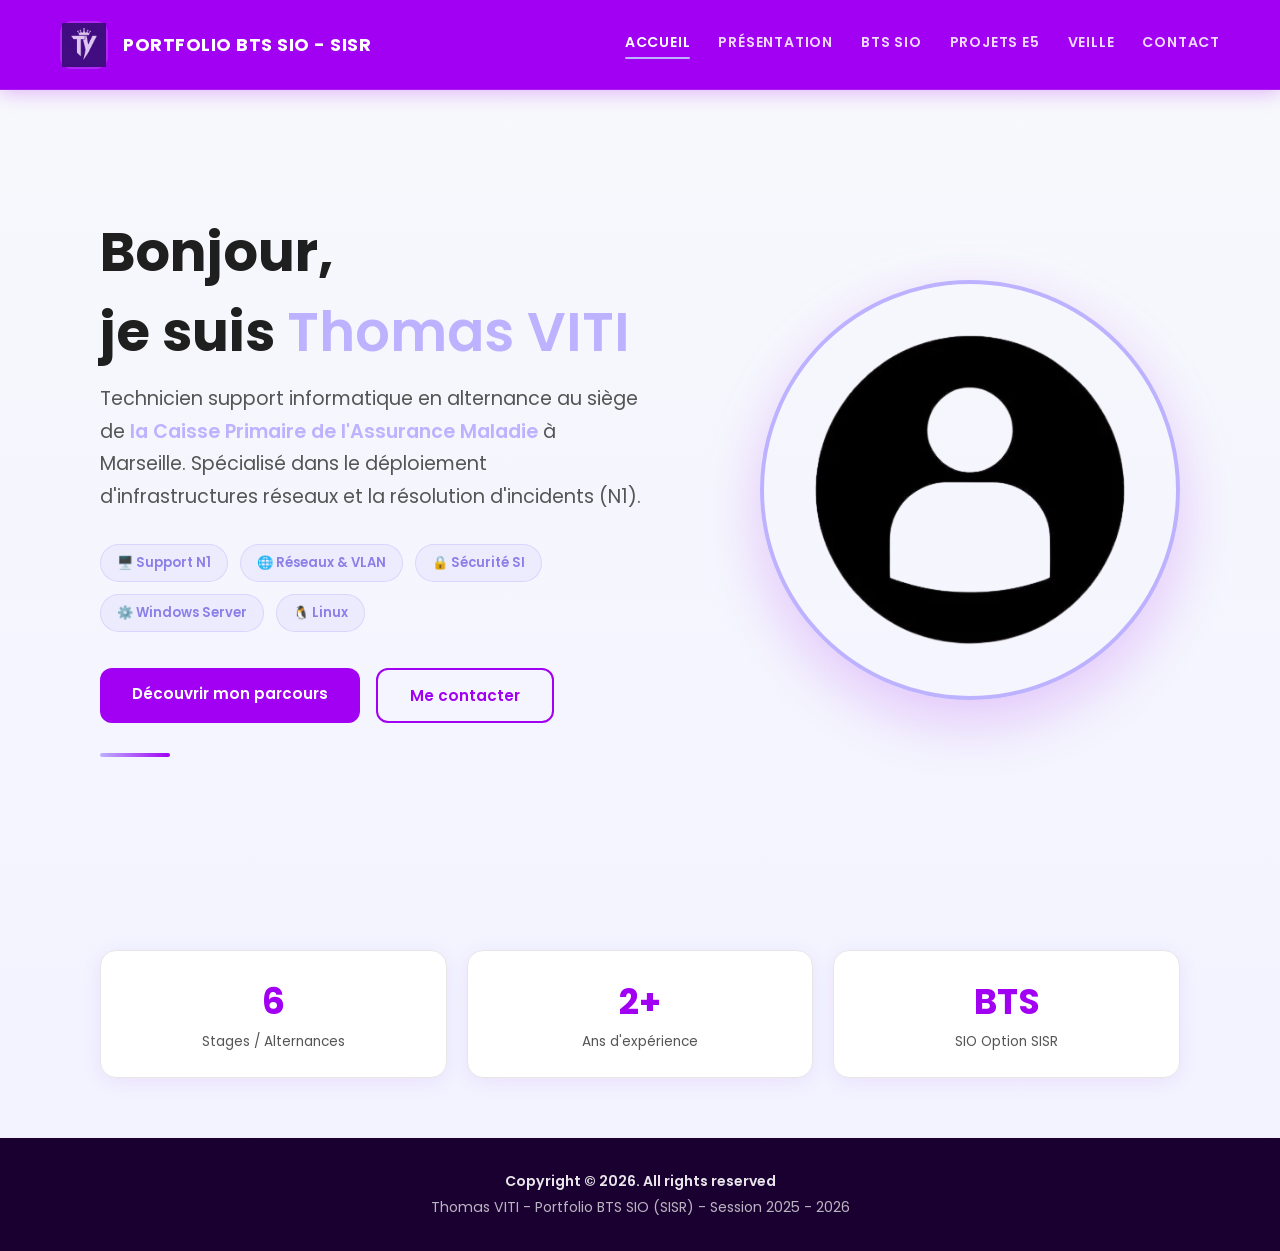
<file: index.html>
<!DOCTYPE html>
<html lang="fr">
<head>
    <meta charset="UTF-8">
    <meta name="viewport" content="width=device-width, initial-scale=1.0">
    <title>VITI Thomas - Portfolio BTS SIO SISR</title>
    <link href="https://fonts.googleapis.com/css2?family=Poppins:wght@300;400;600;700&display=swap" rel="stylesheet">
    <link rel="stylesheet" href="style.css">
</head>
<body>

    <header class="topbar" id="topbar">
        <a href="index.html" class="brand">
            <div class="logo-placeholder">
                <img src="logo1.png" alt="Logo Thomas VITI" class="logo">
            </div>
            <span class="brand-title">PORTFOLIO BTS SIO - SISR</span>
        </a>
        <nav class="navbar">
            <a href="index.html" class="active">ACCUEIL</a>
            <a href="presentation.html">PRÉSENTATION</a>
            <a href="btssio.html">BTS SIO</a>
            <a href="e5.html">PROJETS E5</a>
            <a href="veille.html">VEILLE</a>
            <a href="contact.html">CONTACT</a>
        </nav>
    </header>

    <main class="hero">
        <div class="hero-text">
            <h1>Bonjour,</h1>
            <h1>je suis <span class="nom">Thomas VITI</span></h1>

            <h2>
                Technicien support informatique en alternance au siège de
                <span class="nom">la Caisse Primaire de l'Assurance Maladie</span>
                à Marseille. Spécialisé dans le déploiement d'infrastructures réseaux
                et la résolution d'incidents (N1).
            </h2>

            <div class="hero-badges">
                <span class="badge">🖥️ Support N1</span>
                <span class="badge">🌐 Réseaux & VLAN</span>
                <span class="badge">🔒 Sécurité SI</span>
                <span class="badge">⚙️ Windows Server</span>
                <span class="badge">🐧 Linux</span>
            </div>

            <div class="hero-cta">
                <a href="presentation.html" class="btn-primary">Découvrir mon parcours</a>
                <a href="contact.html" class="btn-secondary">Me contacter</a>
            </div>
        </div>

        <div class="hero-image">
            <img src="iconeuser1.png" alt="Photo de Thomas VITI">
        </div>
    </main>

    <section class="hero-stats reveal">
        <div class="stat-card">
            <span class="stat-number">6</span>
            <span class="stat-label">Stages / Alternances</span>
        </div>
        <div class="stat-card">
            <span class="stat-number">2+</span>
            <span class="stat-label">Ans d'expérience</span>
        </div>
        <div class="stat-card">
            <span class="stat-number">BTS</span>
            <span class="stat-label">SIO Option SISR</span>
        </div>
    </section>

    <footer class="footer">
        <p>Copyright © 2026. All rights reserved</p>
        <p>Thomas VITI - Portfolio BTS SIO (SISR) - Session 2025 - 2026</p>
    </footer>

    <script>
        // Header shrink on scroll
        window.addEventListener('scroll', () => {
            const header = document.getElementById('topbar');
            header.classList.toggle('scrolled', window.scrollY > 50);
        });

        // Reveal on scroll
        const reveals = document.querySelectorAll('.reveal');
        const observer = new IntersectionObserver((entries) => {
            entries.forEach(e => {
                if (e.isIntersecting) {
                    e.target.classList.add('visible');
                }
            });
        }, { threshold: 0.15 });
        reveals.forEach(r => observer.observe(r));
    </script>
</body>
</html>
</file>
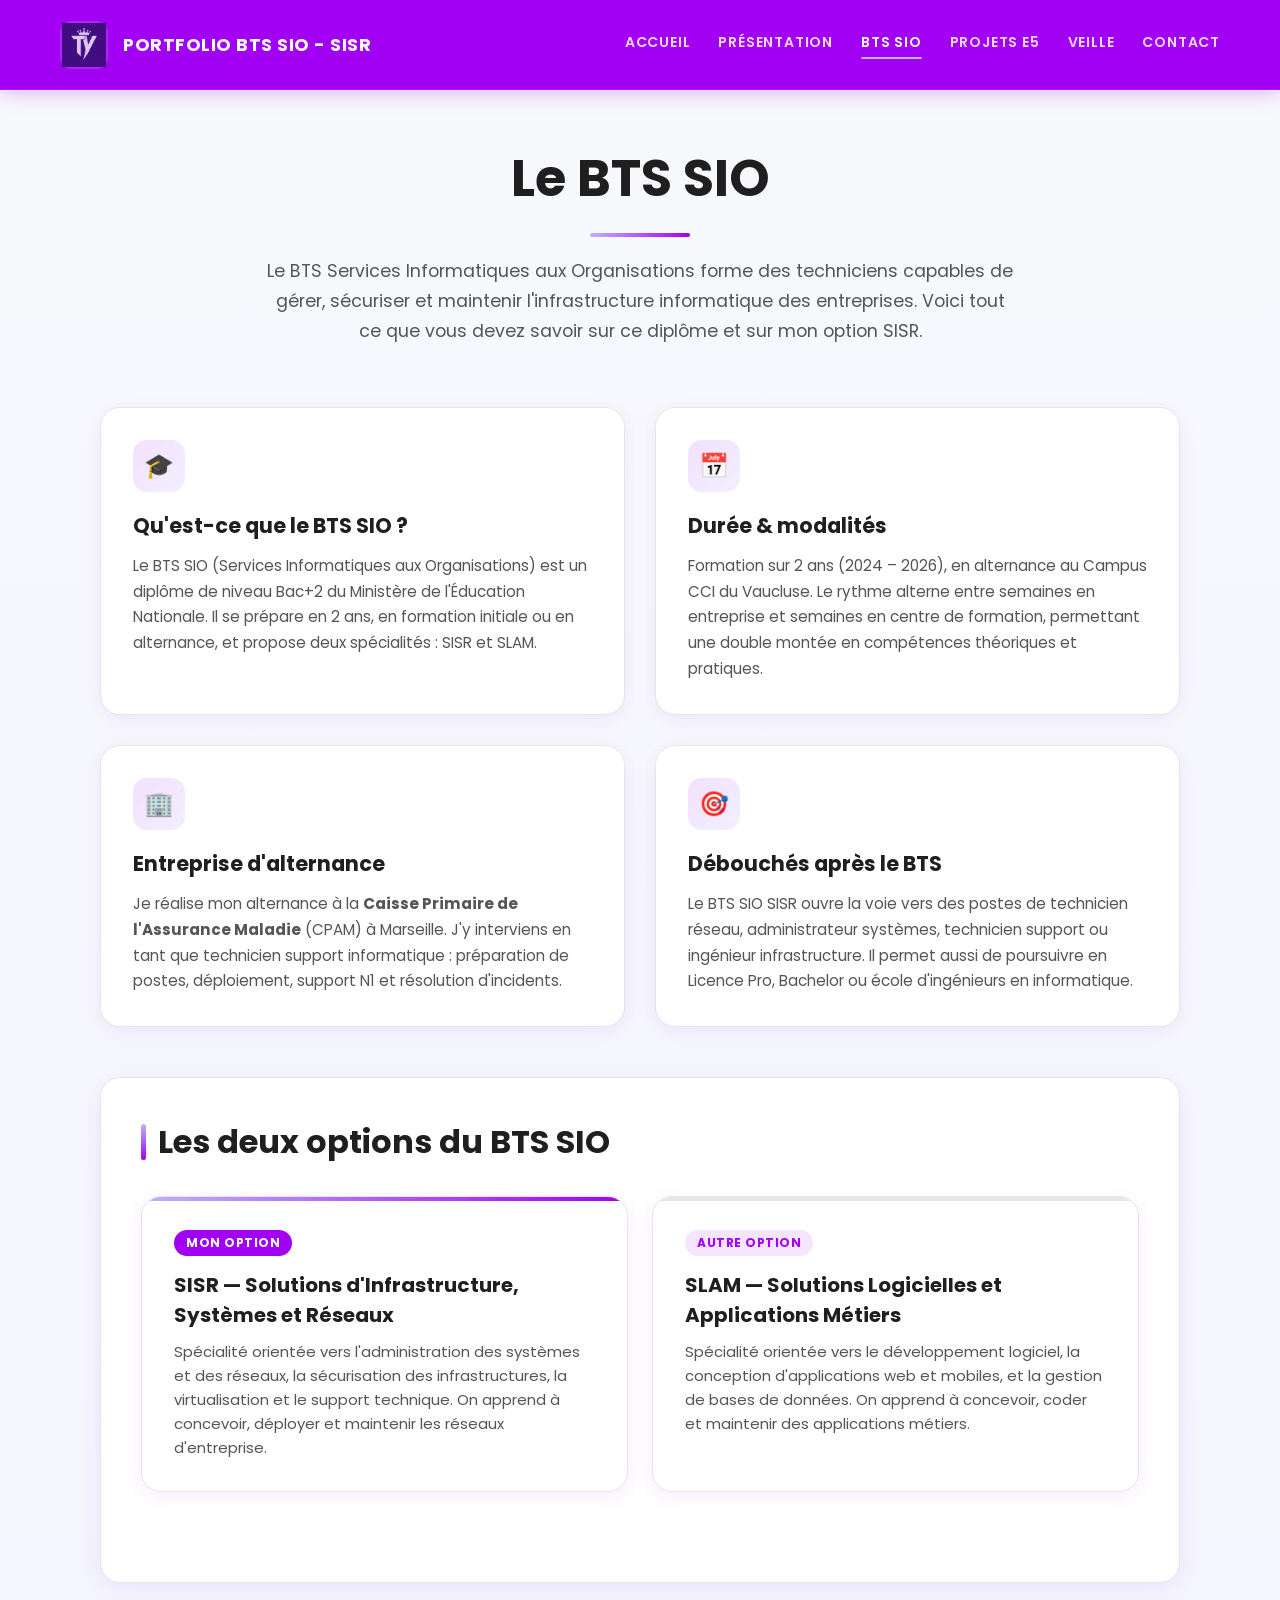
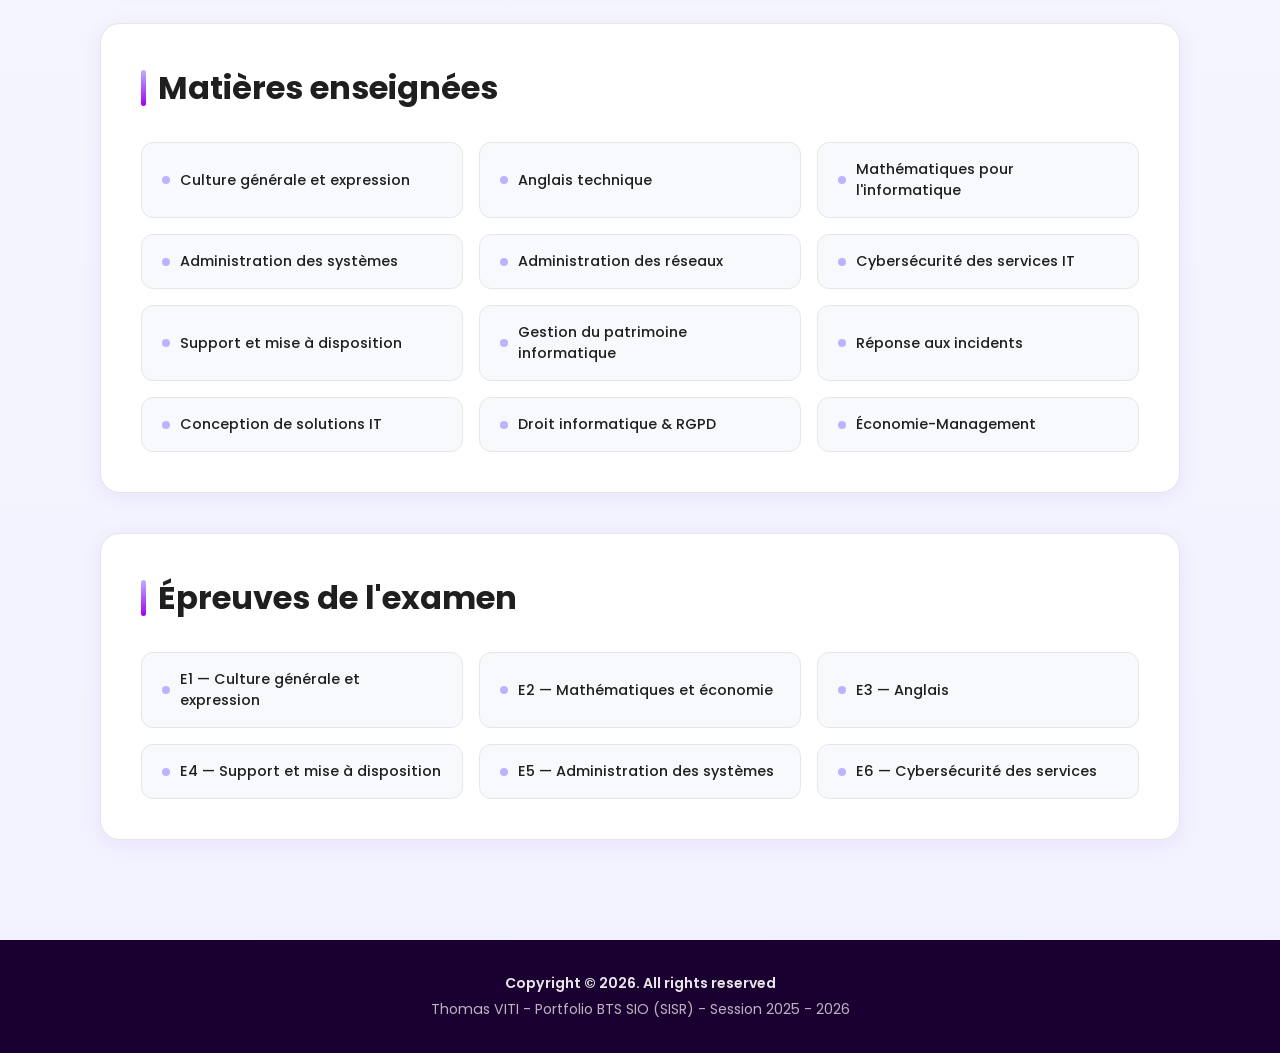
<file: btssio.html>
<!DOCTYPE html>
<html lang="fr">
<head>
    <meta charset="UTF-8">
    <meta name="viewport" content="width=device-width, initial-scale=1.0">
    <title>BTS SIO - Portfolio Thomas VITI</title>
    <link href="https://fonts.googleapis.com/css2?family=Poppins:wght@300;400;600;700&display=swap" rel="stylesheet">
    <link rel="stylesheet" href="style.css">
</head>
<body>

    <header class="topbar" id="topbar">
        <a href="index.html" class="brand">
            <div class="logo-placeholder">
                <img src="logo1.png" alt="Logo Thomas VITI" class="logo">
            </div>
            <span class="brand-title">PORTFOLIO BTS SIO - SISR</span>
        </a>
        <nav class="navbar">
            <a href="index.html">ACCUEIL</a>
            <a href="presentation.html">PRÉSENTATION</a>
            <a href="btssio.html" class="active">BTS SIO</a>
            <a href="e5.html">PROJETS E5</a>
            <a href="veille.html">VEILLE</a>
            <a href="contact.html">CONTACT</a>
        </nav>
    </header>

    <main class="btssio-page">

        <!-- HERO -->
        <section class="page-hero reveal">
            <h1>Le BTS SIO</h1>
            <p>
                Le BTS Services Informatiques aux Organisations forme des techniciens
                capables de gérer, sécuriser et maintenir l'infrastructure informatique
                des entreprises. Voici tout ce que vous devez savoir sur ce diplôme
                et sur mon option SISR.
            </p>
        </section>

        <!-- PRÉSENTATION DU DIPLÔME -->
        <div class="btssio-grid reveal">
            <div class="info-card">
                <div class="info-card-icon">🎓</div>
                <h3>Qu'est-ce que le BTS SIO ?</h3>
                <p>
                    Le BTS SIO (Services Informatiques aux Organisations) est un diplôme
                    de niveau Bac+2 du Ministère de l'Éducation Nationale. Il se prépare
                    en 2 ans, en formation initiale ou en alternance, et propose deux
                    spécialités : SISR et SLAM.
                </p>
            </div>
            <div class="info-card">
                <div class="info-card-icon">📅</div>
                <h3>Durée & modalités</h3>
                <p>
                    Formation sur 2 ans (2024 – 2026), en alternance au Campus CCI
                    du Vaucluse. Le rythme alterne entre semaines en entreprise et
                    semaines en centre de formation, permettant une double montée en
                    compétences théoriques et pratiques.
                </p>
            </div>
            <div class="info-card">
                <div class="info-card-icon">🏢</div>
                <h3>Entreprise d'alternance</h3>
                <p>
                    Je réalise mon alternance à la <strong>Caisse Primaire de l'Assurance Maladie</strong>
                    (CPAM) à Marseille. J'y interviens en tant que technicien support
                    informatique : préparation de postes, déploiement, support N1 et
                    résolution d'incidents.
                </p>
            </div>
            <div class="info-card">
                <div class="info-card-icon">🎯</div>
                <h3>Débouchés après le BTS</h3>
                <p>
                    Le BTS SIO SISR ouvre la voie vers des postes de technicien réseau,
                    administrateur systèmes, technicien support ou ingénieur infrastructure.
                    Il permet aussi de poursuivre en Licence Pro, Bachelor ou école
                    d'ingénieurs en informatique.
                </p>
            </div>
        </div>

        <!-- LES DEUX OPTIONS -->
        <section class="matieres-section reveal">
            <h2>Les deux options du BTS SIO</h2>
            <div class="options-grid">
                <div class="option-card active-option">
                    <span class="option-badge active-badge">Mon option</span>
                    <h3>SISR — Solutions d'Infrastructure, Systèmes et Réseaux</h3>
                    <p>
                        Spécialité orientée vers l'administration des systèmes et des réseaux,
                        la sécurisation des infrastructures, la virtualisation et le support
                        technique. On apprend à concevoir, déployer et maintenir les réseaux
                        d'entreprise.
                    </p>
                </div>
                <div class="option-card">
                    <span class="option-badge">Autre option</span>
                    <h3>SLAM — Solutions Logicielles et Applications Métiers</h3>
                    <p>
                        Spécialité orientée vers le développement logiciel, la conception
                        d'applications web et mobiles, et la gestion de bases de données.
                        On apprend à concevoir, coder et maintenir des applications métiers.
                    </p>
                </div>
            </div>
        </section>

        <!-- MATIÈRES ENSEIGNÉES -->
        <section class="matieres-section reveal">
            <h2>Matières enseignées</h2>
            <div class="matieres-grid">
                <div class="matiere-item"><span>Culture générale et expression</span></div>
                <div class="matiere-item"><span>Anglais technique</span></div>
                <div class="matiere-item"><span>Mathématiques pour l'informatique</span></div>
                <div class="matiere-item"><span>Administration des systèmes</span></div>
                <div class="matiere-item"><span>Administration des réseaux</span></div>
                <div class="matiere-item"><span>Cybersécurité des services IT</span></div>
                <div class="matiere-item"><span>Support et mise à disposition</span></div>
                <div class="matiere-item"><span>Gestion du patrimoine informatique</span></div>
                <div class="matiere-item"><span>Réponse aux incidents</span></div>
                <div class="matiere-item"><span>Conception de solutions IT</span></div>
                <div class="matiere-item"><span>Droit informatique & RGPD</span></div>
                <div class="matiere-item"><span>Économie-Management</span></div>
            </div>
        </section>

        <!-- ÉPREUVES -->
        <section class="matieres-section reveal">
            <h2>Épreuves de l'examen</h2>
            <div class="matieres-grid">
                <div class="matiere-item"><span>E1 — Culture générale et expression</span></div>
                <div class="matiere-item"><span>E2 — Mathématiques et économie</span></div>
                <div class="matiere-item"><span>E3 — Anglais</span></div>
                <div class="matiere-item"><span>E4 — Support et mise à disposition</span></div>
                <div class="matiere-item"><span>E5 — Administration des systèmes</span></div>
                <div class="matiere-item"><span>E6 — Cybersécurité des services</span></div>
            </div>
        </section>

    </main>

    <footer class="footer">
        <p>Copyright © 2026. All rights reserved</p>
        <p>Thomas VITI - Portfolio BTS SIO (SISR) - Session 2025 - 2026</p>
    </footer>

    <script>
        window.addEventListener('scroll', () => {
            document.getElementById('topbar').classList.toggle('scrolled', window.scrollY > 50);
        });
        const observer = new IntersectionObserver(entries => {
            entries.forEach(e => { if (e.isIntersecting) e.target.classList.add('visible'); });
        }, { threshold: 0.1 });
        document.querySelectorAll('.reveal').forEach(r => observer.observe(r));
    </script>
</body>
</html>
</file>
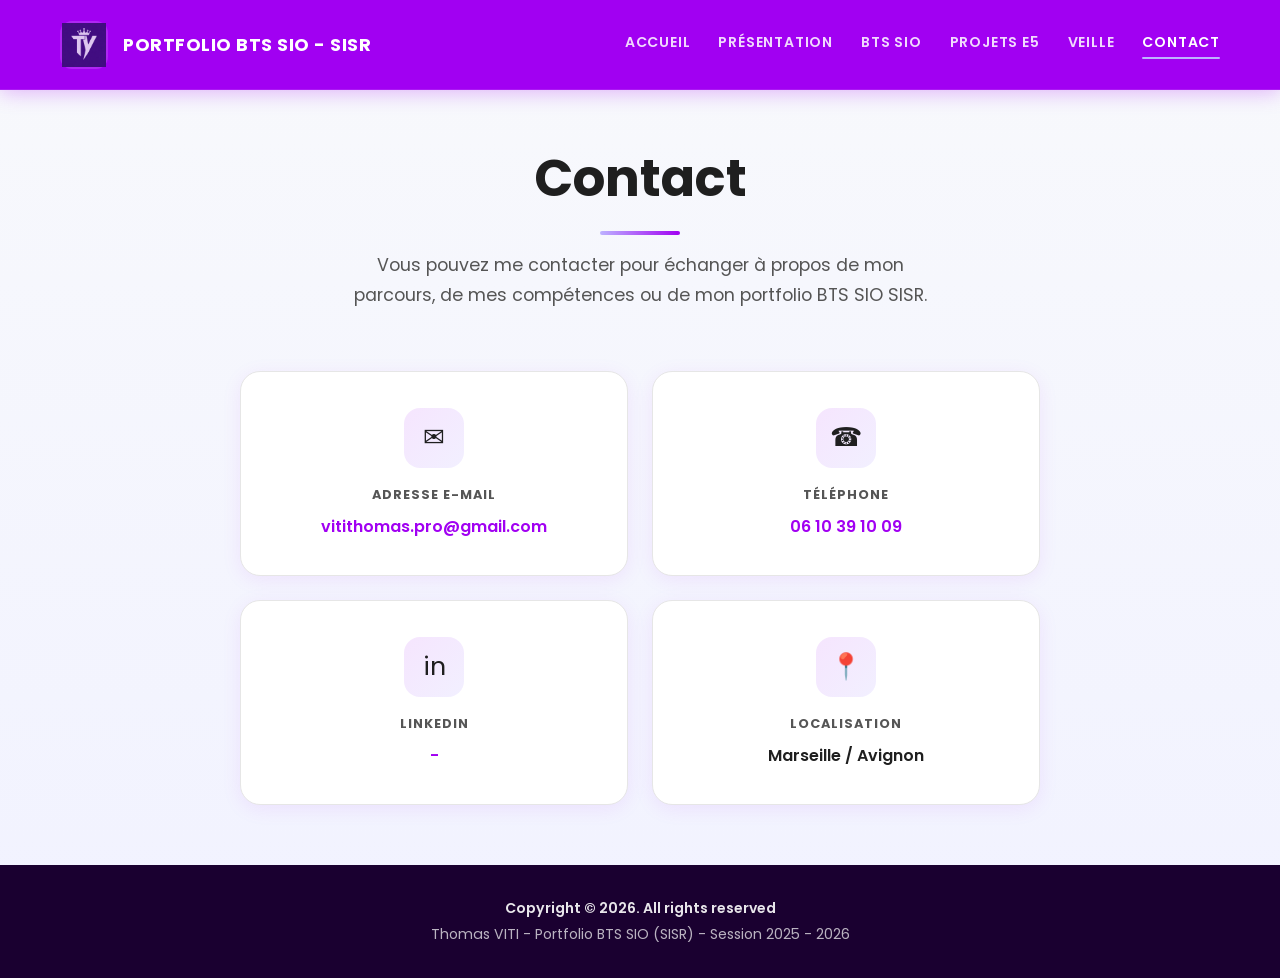
<file: contact.html>
<!DOCTYPE html>
<html lang="fr">
<head>
    <meta charset="UTF-8">
    <meta name="viewport" content="width=device-width, initial-scale=1.0">
    <title>Contact - Portfolio Thomas VITI</title>
    <link href="https://fonts.googleapis.com/css2?family=Poppins:wght@300;400;600;700&display=swap" rel="stylesheet">
    <link rel="stylesheet" href="style.css">
</head>
<body>

    <header class="topbar" id="topbar">
        <a href="index.html" class="brand">
            <div class="logo-placeholder">
                <img src="logo1.png" alt="Logo Thomas VITI" class="logo">
            </div>
            <span class="brand-title">PORTFOLIO BTS SIO - SISR</span>
        </a>
        <nav class="navbar">
            <a href="index.html">ACCUEIL</a>
            <a href="presentation.html">PRÉSENTATION</a>
            <a href="btssio.html">BTS SIO</a>
            <a href="e5.html">PROJETS E5</a>
            <a href="veille.html">VEILLE</a>
            <a href="contact.html" class="active">CONTACT</a>
        </nav>
    </header>

    <main class="contact-page">

        <section class="contact-hero reveal">
            <h1>Contact</h1>
            <p>
                Vous pouvez me contacter pour échanger à propos de mon parcours,
                de mes compétences ou de mon portfolio BTS SIO SISR.
            </p>
        </section>

        <section class="contact-cards reveal">

            <div class="contact-card">
                <div class="contact-card-icon">✉</div>
                <h2>Adresse e-mail</h2>
                <p>
                    <a href="mailto:vitithomas.pro@gmail.com">vitithomas.pro@gmail.com</a>
                </p>
            </div>

            <div class="contact-card">
                <div class="contact-card-icon">☎</div>
                <h2>Téléphone</h2>
                <p>
                    <a href="tel:0610391009">06 10 39 10 09</a>
                </p>
            </div>

            <div class="contact-card">
                <div class="contact-card-icon">in</div>
                <h2>LinkedIn</h2>
                <p>
                    <a href="https://linkedin.com/in/thomas-viti" target="_blank" rel="noopener noreferrer">
                        -
                    </a>
                </p>
            </div>

            <div class="contact-card">
                <div class="contact-card-icon">📍</div>
                <h2>Localisation</h2>
                <p>Marseille / Avignon</p>
            </div>

        </section>

    </main>

    <footer class="footer">
        <p>Copyright © 2026. All rights reserved</p>
        <p>Thomas VITI - Portfolio BTS SIO (SISR) - Session 2025 - 2026</p>
    </footer>

    <script>
        window.addEventListener('scroll', () => {
            document.getElementById('topbar').classList.toggle('scrolled', window.scrollY > 50);
        });
        const observer = new IntersectionObserver(entries => {
            entries.forEach(e => { if (e.isIntersecting) e.target.classList.add('visible'); });
        }, { threshold: 0.1 });
        document.querySelectorAll('.reveal').forEach(r => observer.observe(r));
    </script>
</body>
</html>
</file>
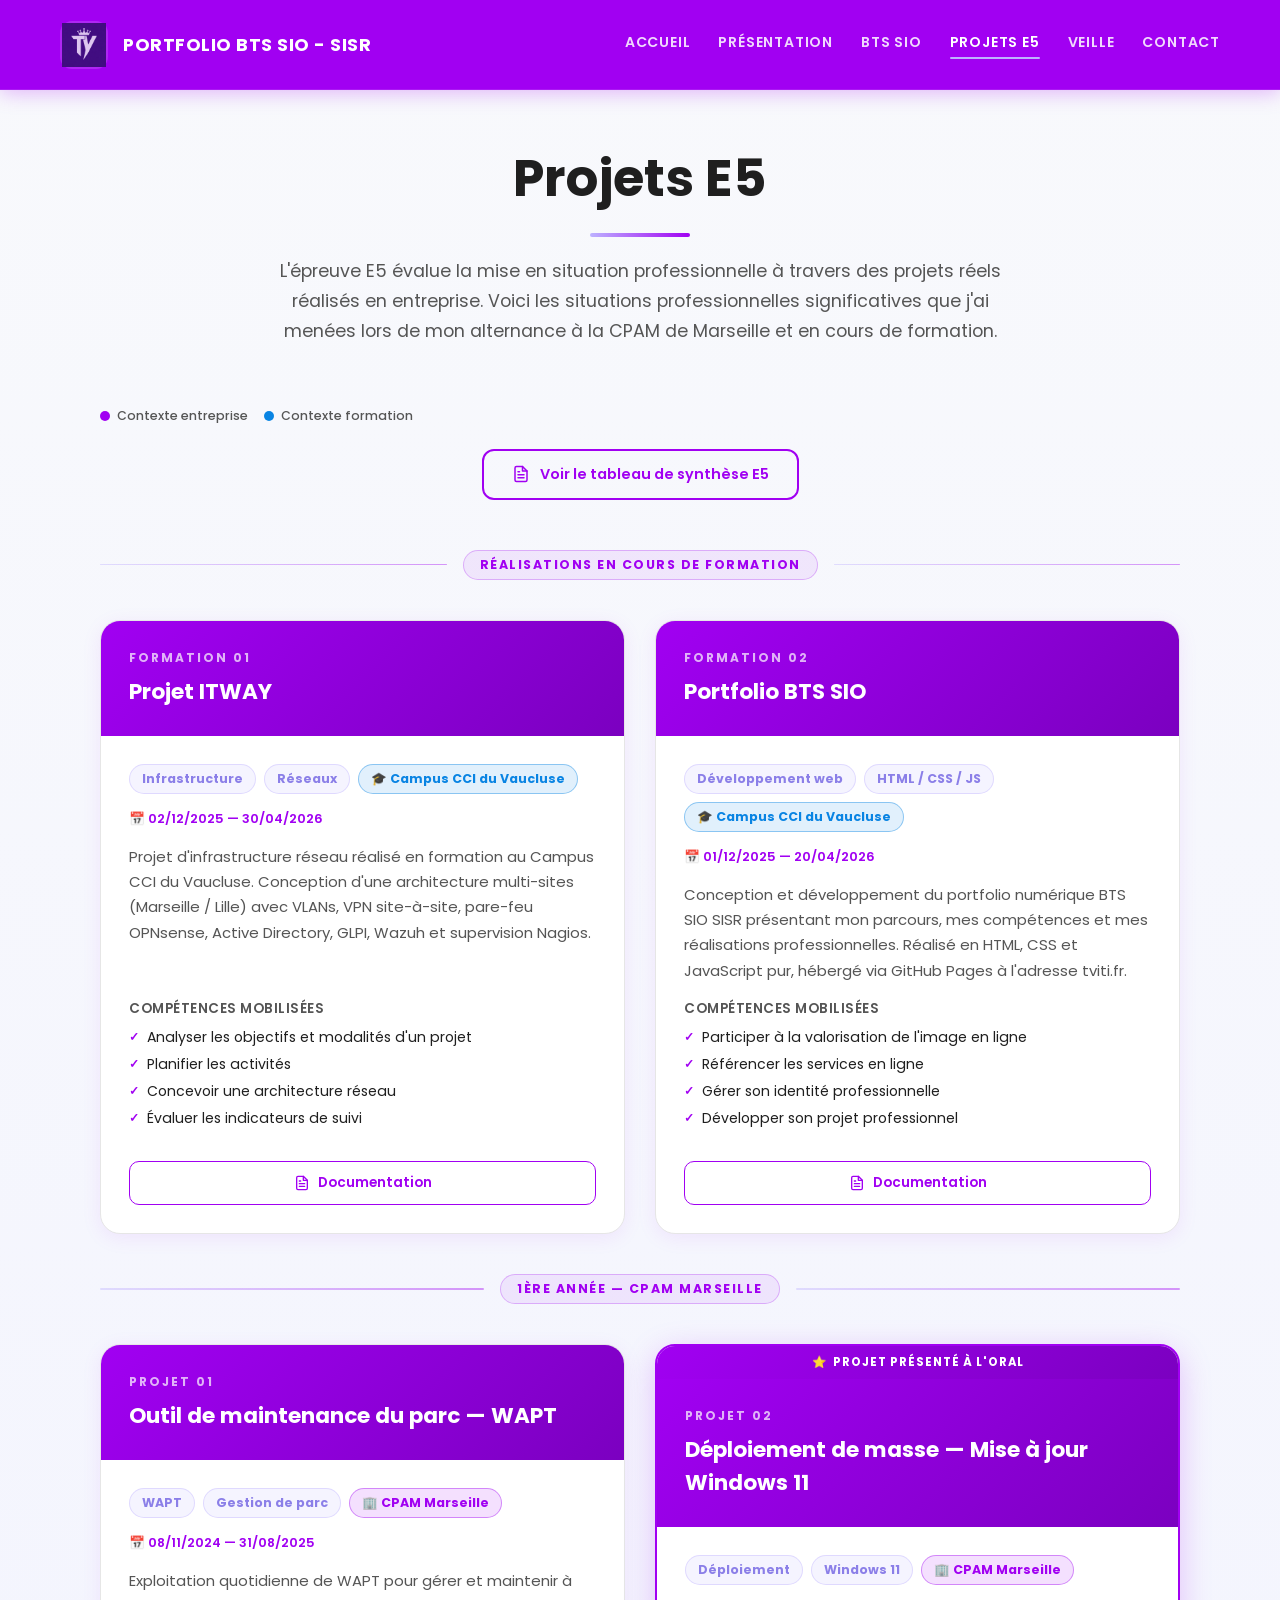
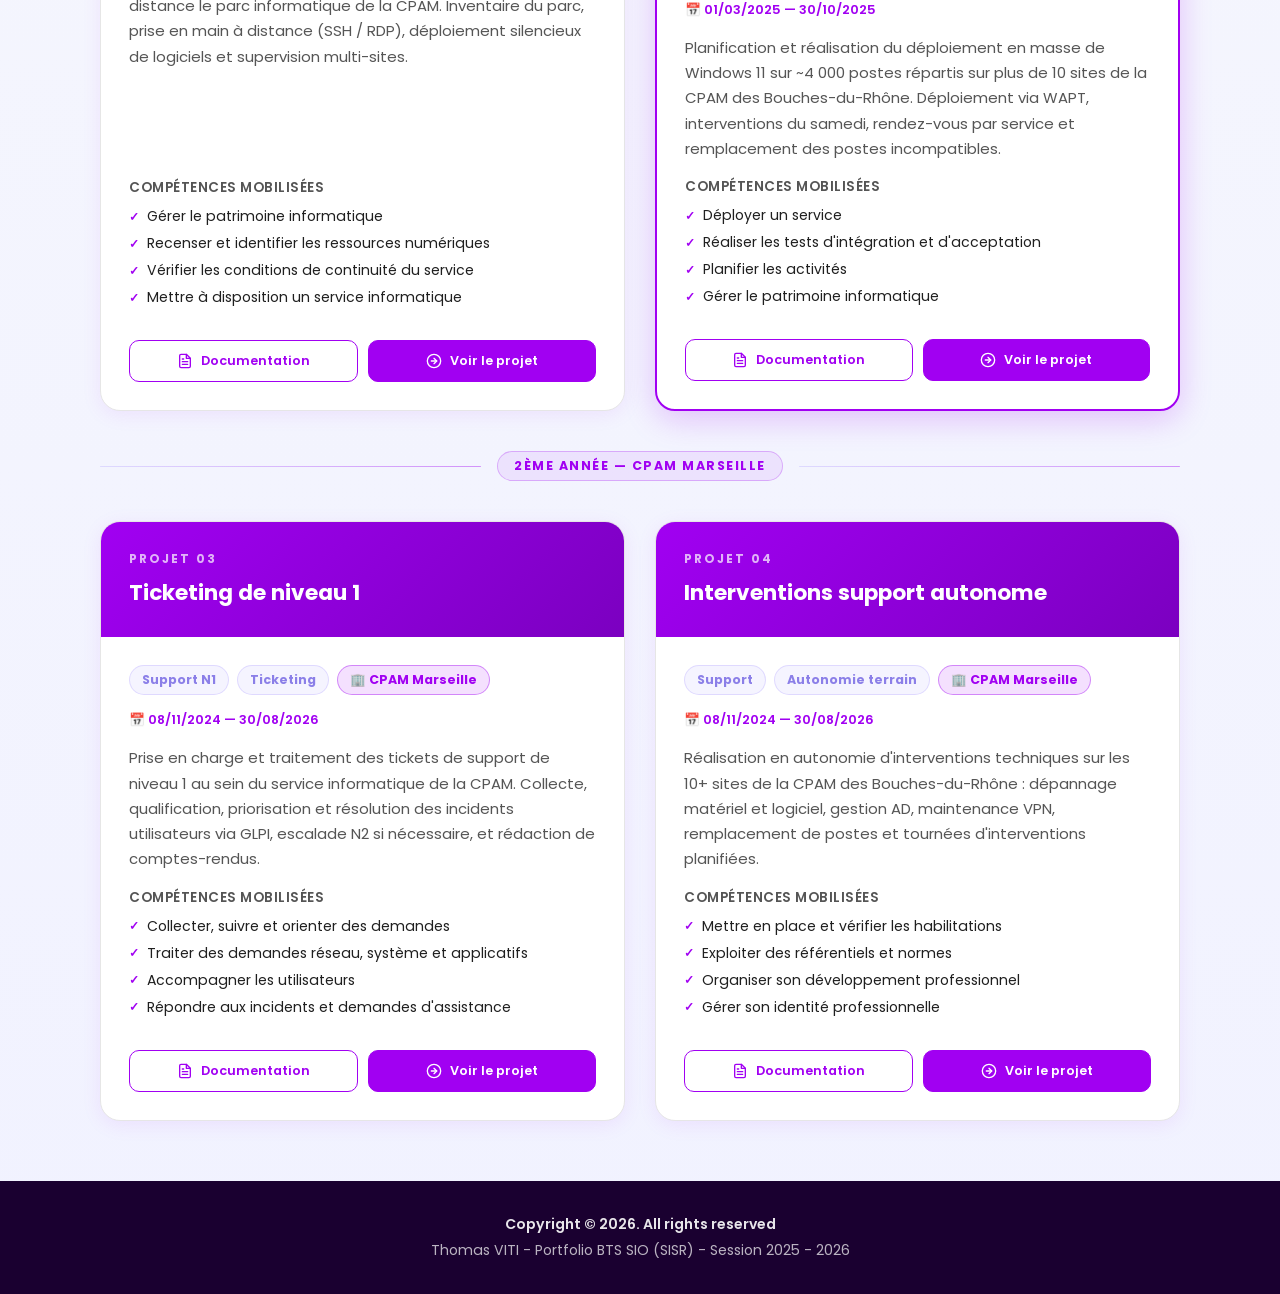
<file: e5.html>
<!DOCTYPE html>
<html lang="fr">
<head>
    <meta charset="UTF-8">
    <meta name="viewport" content="width=device-width, initial-scale=1.0">
    <title>Projets E5 - Portfolio Thomas VITI</title>
    <link href="https://fonts.googleapis.com/css2?family=Poppins:wght@300;400;600;700&display=swap" rel="stylesheet">
    <link rel="stylesheet" href="style.css">
    <style>
        /* === SÉPARATEURS ANNÉE === */
        .e4-annee-label {
            display: flex;
            align-items: center;
            gap: 16px;
            margin: 40px 0 24px 0;
        }

        .e4-annee-label::before,
        .e4-annee-label::after {
            content: "";
            flex: 1;
            height: 1.5px;
            background: linear-gradient(90deg, var(--couleur-accent), var(--couleur-header));
            border-radius: 2px;
            opacity: 0.4;
        }

        .e4-annee-label span {
            white-space: nowrap;
            font-size: 0.78rem;
            font-weight: 700;
            text-transform: uppercase;
            letter-spacing: 1.5px;
            color: var(--couleur-header);
            background: rgba(161, 0, 242, 0.07);
            border: 1.5px solid rgba(161, 0, 242, 0.25);
            padding: 5px 16px;
            border-radius: 50px;
        }

        /* === PÉRIODE === */
        .projet-periode {
            font-size: 0.8rem;
            font-weight: 600;
            color: var(--couleur-header);
            margin: 0;
        }

        /* === BOUTON DOCUMENTATION === */
        .btn-doc {
            display: flex;
            align-items: center;
            justify-content: center;
            gap: 8px;
            margin-top: 16px;
            padding: 11px 0;
            border-radius: 10px;
            border: 1.5px solid var(--couleur-header);
            background: transparent;
            color: var(--couleur-header);
            font-family: 'Poppins', sans-serif;
            font-size: 0.85rem;
            font-weight: 600;
            text-decoration: none;
            transition: var(--transition);
        }

        .btn-doc svg {
            width: 16px;
            height: 16px;
            flex-shrink: 0;
            transition: transform var(--transition);
        }

        .btn-doc:hover {
            background: var(--couleur-header);
            color: white;
            box-shadow: 0 6px 20px rgba(161, 0, 242, 0.3);
            transform: translateY(-2px);
        }

        .btn-doc:hover svg { transform: scale(1.1); }

        /* === TAGS COLORÉS PAR CONTEXTE === */
        .tag-entreprise {
            padding: 5px 12px;
            background: rgba(161, 0, 242, 0.12);
            border: 1px solid rgba(161, 0, 242, 0.4);
            border-radius: 50px;
            font-size: 0.78rem;
            font-weight: 700;
            color: var(--couleur-header);
        }

        .tag-formation {
            padding: 5px 12px;
            background: rgba(9, 132, 227, 0.12);
            border: 1px solid rgba(9, 132, 227, 0.4);
            border-radius: 50px;
            font-size: 0.78rem;
            font-weight: 700;
            color: #0984e3;
        }

        .tag-neutre {
            padding: 5px 12px;
            background: rgba(189, 178, 255, 0.15);
            border: 1px solid rgba(189, 178, 255, 0.4);
            border-radius: 50px;
            font-size: 0.78rem;
            font-weight: 700;
            color: var(--couleur-accent-dark);
        }

        /* === LÉGENDE === */
        .tags-legende {
            display: flex;
            align-items: center;
            gap: 16px;
            margin-bottom: 24px;
            flex-wrap: wrap;
        }

        .tags-legende span {
            display: flex;
            align-items: center;
            gap: 7px;
            font-size: 0.78rem;
            color: var(--couleur-texte-secondaire);
            font-weight: 500;
        }

        .legende-dot {
            width: 10px;
            height: 10px;
            border-radius: 50%;
            flex-shrink: 0;
        }

        /* === CARTE MISE EN AVANT (projets oraux) === */
        .projet-card.phare {
            border: 2px solid var(--couleur-header);
            box-shadow: 0 8px 32px rgba(161, 0, 242, 0.22);
        }

        .badge-phare {
            display: flex;
            align-items: center;
            justify-content: center;
            gap: 6px;
            width: 100%;
            background: linear-gradient(135deg, var(--couleur-header), #7b00c0);
            color: white;
            font-size: 0.72rem;
            font-weight: 700;
            letter-spacing: 1px;
            text-transform: uppercase;
            padding: 8px 0;
            margin-bottom: 0;
        }

        /* === BOUTON TABLEAU DE SYNTHÈSE === */
        .btn-synthese {
            display: inline-flex;
            align-items: center;
            gap: 10px;
            padding: 13px 28px;
            background: transparent;
            color: var(--couleur-header);
            border: 2px solid var(--couleur-header);
            border-radius: 12px;
            font-family: 'Poppins', sans-serif;
            font-size: 0.9rem;
            font-weight: 600;
            text-decoration: none;
            cursor: pointer;
            transition: var(--transition);
            margin-bottom: 10px;
        }

        .btn-synthese svg { width: 18px; height: 18px; flex-shrink: 0; }

        .btn-synthese:hover {
            background: var(--couleur-header);
            color: white;
            transform: translateY(-3px);
            box-shadow: 0 10px 25px rgba(161, 0, 242, 0.3);
        }

        /* === MODALE TABLEAU DE SYNTHÈSE === */
        .synthese-modal {
            display: none;
            position: fixed;
            inset: 0;
            background: rgba(10, 0, 30, 0.75);
            backdrop-filter: blur(6px);
            z-index: 2000;
            align-items: center;
            justify-content: center;
            padding: 20px;
        }

        .synthese-modal.active { display: flex; }

        .synthese-modal-box {
            position: relative;
            width: 100%;
            max-width: 1200px;
            height: 95vh;
            background: var(--couleur-blanc);
            border-radius: 20px;
            overflow: hidden;
            box-shadow: 0 30px 80px rgba(161, 0, 242, 0.3);
            animation: fadeUp 0.35s ease forwards;
        }

        .synthese-modal-close {
            position: absolute;
            top: 14px;
            right: 14px;
            width: 36px;
            height: 36px;
            border-radius: 50%;
            border: none;
            background: var(--couleur-header);
            color: white;
            font-size: 1rem;
            font-weight: 700;
            cursor: pointer;
            z-index: 10;
            display: flex;
            align-items: center;
            justify-content: center;
            transition: var(--transition);
        }

        .synthese-modal-close:hover { background: #7b00c0; transform: scale(1.1); }

        .projet-card.phare .projet-header { border-radius: 0; }

        /* === DOUBLE BOUTON === */
        .btn-doc-group {
            display: flex;
            gap: 10px;
            margin-top: 16px;
        }

        .btn-doc-half {
            flex: 1;
            margin-top: 0;
            font-size: 0.8rem;
            padding: 11px 8px;
        }

        .btn-doc-primary {
            background: var(--couleur-header);
            color: white;
            border-color: var(--couleur-header);
        }

        .btn-doc-primary:hover {
            background: #7b00c0;
            border-color: #7b00c0;
            transform: translateY(-2px);
        }
    </style>
</head>
<body>

    <header class="topbar" id="topbar">
        <a href="index.html" class="brand">
            <div class="logo-placeholder">
                <img src="logo1.png" alt="Logo Thomas VITI" class="logo">
            </div>
            <span class="brand-title">PORTFOLIO BTS SIO - SISR</span>
        </a>
        <nav class="navbar">
            <a href="index.html">ACCUEIL</a>
            <a href="presentation.html">PRÉSENTATION</a>
            <a href="btssio.html">BTS SIO</a>
            <a href="e5.html" class="active">PROJETS E5</a>
            <a href="veille.html">VEILLE</a>
            <a href="contact.html">CONTACT</a>
        </nav>
    </header>

    <main class="e4-page">

        <!-- HERO -->
        <section class="page-hero reveal">
            <h1>Projets E5</h1>
            <p>
                L'épreuve E5 évalue la mise en situation professionnelle à travers des
                projets réels réalisés en entreprise. Voici les situations professionnelles
                significatives que j'ai menées lors de mon alternance à la CPAM de Marseille
                et en cours de formation.
            </p>
        </section>

        <!-- LÉGENDE DES TAGS -->
        <div class="tags-legende reveal">
            <span>
                <span class="legende-dot" style="background: var(--couleur-header);"></span>
                Contexte entreprise
            </span>
            <span>
                <span class="legende-dot" style="background: #0984e3;"></span>
                Contexte formation
            </span>
        </div>

        <!-- BOUTON TABLEAU DE SYNTHÈSE -->
        <div class="reveal" style="text-align:center; margin-bottom: 10px;">
            <button class="btn-synthese" onclick="openSyntheseModal()">
                <svg viewBox="0 0 24 24" fill="none" stroke="currentColor" stroke-width="2" stroke-linecap="round" stroke-linejoin="round">
                    <path d="M14 2H6a2 2 0 00-2 2v16a2 2 0 002 2h12a2 2 0 002-2V8z"/>
                    <polyline points="14 2 14 8 20 8"/>
                    <line x1="8" y1="13" x2="16" y2="13"/>
                    <line x1="8" y1="17" x2="16" y2="17"/>
                    <line x1="8" y1="9" x2="10" y2="9"/>
                </svg>
                Voir le tableau de synthèse E5
            </button>
        </div>

        <!-- MODALE TABLEAU DE SYNTHÈSE -->
        <div class="synthese-modal" id="syntheseModal" onclick="closeSyntheseModal(event)">
            <div class="synthese-modal-box">
                <button class="synthese-modal-close" onclick="closeSyntheseModal()">✕</button>
                <iframe src="Annexe-6-1-Tableau-de-synthese-Epreuve-E5-BTS-SIO-2022__2.pdf#zoom=page-width"
                    class="synthese-iframe" title="Tableau de synthèse E5 — Thomas VITI"
                    style="width:100%; height:100%; border:none; display:block;"></iframe>
            </div>
        </div>

        <!-- ===========================
             RÉALISATIONS EN FORMATION
             =========================== -->
        <div class="e4-annee-label reveal">
            <span>Réalisations en cours de formation</span>
        </div>

        <div class="projets-grid">

            <!-- PROJET ITWAY -->
            <div class="projet-card reveal">
                <div class="projet-header">
                    <p class="projet-numero">Formation 01</p>
                    <h3>Projet ITWAY</h3>
                </div>
                <div class="projet-body">
                    <div class="projet-tags">
                        <span class="tag-neutre">Infrastructure</span>
                        <span class="tag-neutre">Réseaux</span>
                        <span class="tag-formation">🎓 Campus CCI du Vaucluse</span>
                    </div>
                    <p class="projet-periode">📅 02/12/2025 — 30/04/2026</p>
                    <p class="projet-description">
                        Projet d'infrastructure réseau réalisé en formation au Campus CCI du Vaucluse.
                        Conception d'une architecture multi-sites (Marseille / Lille) avec VLANs,
                        VPN site-à-site, pare-feu OPNsense, Active Directory, GLPI, Wazuh et supervision Nagios.
                    </p>
                    <div class="projet-competences">
                        <h4>Compétences mobilisées</h4>
                        <div class="comp-list">
                            <span class="comp-item">Analyser les objectifs et modalités d'un projet</span>
                            <span class="comp-item">Planifier les activités</span>
                            <span class="comp-item">Concevoir une architecture réseau</span>
                            <span class="comp-item">Évaluer les indicateurs de suivi</span>
                        </div>
                    </div>
                    <a href="ITWay_Infra.pdf" target="_blank" rel="noopener noreferrer" class="btn-doc">
                        <svg viewBox="0 0 24 24" fill="none" stroke="currentColor" stroke-width="2" stroke-linecap="round" stroke-linejoin="round"><path d="M14 2H6a2 2 0 00-2 2v16a2 2 0 002 2h12a2 2 0 002-2V8z"/><polyline points="14 2 14 8 20 8"/><line x1="16" y1="13" x2="8" y2="13"/><line x1="16" y1="17" x2="8" y2="17"/><polyline points="10 9 9 9 8 9"/></svg>
                        Documentation
                    </a>
                </div>
            </div>

            <!-- PROJET PORTFOLIO -->
            <div class="projet-card reveal">
                <div class="projet-header">
                    <p class="projet-numero">Formation 02</p>
                    <h3>Portfolio BTS SIO</h3>
                </div>
                <div class="projet-body">
                    <div class="projet-tags">
                        <span class="tag-neutre">Développement web</span>
                        <span class="tag-neutre">HTML / CSS / JS</span>
                        <span class="tag-formation">🎓 Campus CCI du Vaucluse</span>
                    </div>
                    <p class="projet-periode">📅 01/12/2025 — 20/04/2026</p>
                    <p class="projet-description">
                        Conception et développement du portfolio numérique BTS SIO SISR
                        présentant mon parcours, mes compétences et mes réalisations professionnelles.
                        Réalisé en HTML, CSS et JavaScript pur, hébergé via GitHub Pages à l'adresse tviti.fr.
                    </p>
                    <div class="projet-competences">
                        <h4>Compétences mobilisées</h4>
                        <div class="comp-list">
                            <span class="comp-item">Participer à la valorisation de l'image en ligne</span>
                            <span class="comp-item">Référencer les services en ligne</span>
                            <span class="comp-item">Gérer son identité professionnelle</span>
                            <span class="comp-item">Développer son projet professionnel</span>
                        </div>
                    </div>
                    <a href="documentation_portfolio.pdf" target="_blank" rel="noopener noreferrer" class="btn-doc">
                        <svg viewBox="0 0 24 24" fill="none" stroke="currentColor" stroke-width="2" stroke-linecap="round" stroke-linejoin="round"><path d="M14 2H6a2 2 0 00-2 2v16a2 2 0 002 2h12a2 2 0 002-2V8z"/><polyline points="14 2 14 8 20 8"/><line x1="16" y1="13" x2="8" y2="13"/><line x1="16" y1="17" x2="8" y2="17"/><polyline points="10 9 9 9 8 9"/></svg>
                        Documentation
                    </a>
                </div>
            </div>

        </div>

        <!-- ===========================
             1ÈRE ANNÉE ENTREPRISE
             =========================== -->
        <div class="e4-annee-label reveal">
            <span>1ère année — CPAM Marseille</span>
        </div>

        <div class="projets-grid">

            <!-- PROJET 01 — WAPT -->
            <div class="projet-card reveal">
                <div class="projet-header">
                    <p class="projet-numero">Projet 01</p>
                    <h3>Outil de maintenance du parc — WAPT</h3>
                </div>
                <div class="projet-body">
                    <div class="projet-tags">
                        <span class="tag-neutre">WAPT</span>
                        <span class="tag-neutre">Gestion de parc</span>
                        <span class="tag-entreprise">🏢 CPAM Marseille</span>
                    </div>
                    <p class="projet-periode">📅 08/11/2024 — 31/08/2025</p>
                    <p class="projet-description">
                        Exploitation quotidienne de WAPT pour gérer et maintenir à distance
                        le parc informatique de la CPAM. Inventaire du parc, prise en main
                        à distance (SSH / RDP), déploiement silencieux de logiciels
                        et supervision multi-sites.
                    </p>
                    <div class="projet-competences">
                        <h4>Compétences mobilisées</h4>
                        <div class="comp-list">
                            <span class="comp-item">Gérer le patrimoine informatique</span>
                            <span class="comp-item">Recenser et identifier les ressources numériques</span>
                            <span class="comp-item">Vérifier les conditions de continuité du service</span>
                            <span class="comp-item">Mettre à disposition un service informatique</span>
                        </div>
                    </div>
                    <div class="btn-doc-group">
                        <a href="documentation_wapt.pdf" target="_blank" rel="noopener noreferrer" class="btn-doc btn-doc-half">
                            <svg viewBox="0 0 24 24" fill="none" stroke="currentColor" stroke-width="2" stroke-linecap="round" stroke-linejoin="round"><path d="M14 2H6a2 2 0 00-2 2v16a2 2 0 002 2h12a2 2 0 002-2V8z"/><polyline points="14 2 14 8 20 8"/><line x1="16" y1="13" x2="8" y2="13"/><line x1="16" y1="17" x2="8" y2="17"/><polyline points="10 9 9 9 8 9"/></svg>
                            Documentation
                        </a>
                        <a href="wapt.html" class="btn-doc btn-doc-half btn-doc-primary">
                            <svg viewBox="0 0 24 24" fill="none" stroke="currentColor" stroke-width="2" stroke-linecap="round" stroke-linejoin="round"><circle cx="12" cy="12" r="10"/><polyline points="12 8 16 12 12 16"/><line x1="8" y1="12" x2="16" y2="12"/></svg>
                            Voir le projet
                        </a>
                    </div>
                </div>
            </div>

            <!-- PROJET 02 — Windows 11 (PHARE) -->
            <div class="projet-card phare reveal">
                <div class="badge-phare">⭐&nbsp;&nbsp;Projet présenté à l'oral</div>
                <div class="projet-header">
                    <p class="projet-numero">Projet 02</p>
                    <h3>Déploiement de masse — Mise à jour Windows 11</h3>
                </div>
                <div class="projet-body">
                    <div class="projet-tags">
                        <span class="tag-neutre">Déploiement</span>
                        <span class="tag-neutre">Windows 11</span>
                        <span class="tag-entreprise">🏢 CPAM Marseille</span>
                    </div>
                    <p class="projet-periode">📅 01/03/2025 — 30/10/2025</p>
                    <p class="projet-description">
                        Planification et réalisation du déploiement en masse de Windows 11 sur
                        ~4 000 postes répartis sur plus de 10 sites de la CPAM des Bouches-du-Rhône.
                        Déploiement via WAPT, interventions du samedi, rendez-vous par service
                        et remplacement des postes incompatibles.
                    </p>
                    <div class="projet-competences">
                        <h4>Compétences mobilisées</h4>
                        <div class="comp-list">
                            <span class="comp-item">Déployer un service</span>
                            <span class="comp-item">Réaliser les tests d'intégration et d'acceptation</span>
                            <span class="comp-item">Planifier les activités</span>
                            <span class="comp-item">Gérer le patrimoine informatique</span>
                        </div>
                    </div>
                    <div class="btn-doc-group">
                        <a href="documentation_windows11.pdf" target="_blank" rel="noopener noreferrer" class="btn-doc btn-doc-half">
                            <svg viewBox="0 0 24 24" fill="none" stroke="currentColor" stroke-width="2" stroke-linecap="round" stroke-linejoin="round"><path d="M14 2H6a2 2 0 00-2 2v16a2 2 0 002 2h12a2 2 0 002-2V8z"/><polyline points="14 2 14 8 20 8"/><line x1="16" y1="13" x2="8" y2="13"/><line x1="16" y1="17" x2="8" y2="17"/><polyline points="10 9 9 9 8 9"/></svg>
                            Documentation
                        </a>
                        <a href="windows11.html" class="btn-doc btn-doc-half btn-doc-primary">
                            <svg viewBox="0 0 24 24" fill="none" stroke="currentColor" stroke-width="2" stroke-linecap="round" stroke-linejoin="round"><circle cx="12" cy="12" r="10"/><polyline points="12 8 16 12 12 16"/><line x1="8" y1="12" x2="16" y2="12"/></svg>
                            Voir le projet
                        </a>
                    </div>
                </div>
            </div>

        </div>

        <!-- ===========================
             2ÈME ANNÉE ENTREPRISE
             =========================== -->
        <div class="e4-annee-label reveal">
            <span>2ème année — CPAM Marseille</span>
        </div>

        <div class="projets-grid">

            <!-- PROJET 03 — Ticketing -->
            <div class="projet-card reveal">
                <div class="projet-header">
                    <p class="projet-numero">Projet 03</p>
                    <h3>Ticketing de niveau 1</h3>
                </div>
                <div class="projet-body">
                    <div class="projet-tags">
                        <span class="tag-neutre">Support N1</span>
                        <span class="tag-neutre">Ticketing</span>
                        <span class="tag-entreprise">🏢 CPAM Marseille</span>
                    </div>
                    <p class="projet-periode">📅 08/11/2024 — 30/08/2026</p>
                    <p class="projet-description">
                        Prise en charge et traitement des tickets de support de niveau 1
                        au sein du service informatique de la CPAM. Collecte, qualification,
                        priorisation et résolution des incidents utilisateurs via GLPI,
                        escalade N2 si nécessaire, et rédaction de comptes-rendus.
                    </p>
                    <div class="projet-competences">
                        <h4>Compétences mobilisées</h4>
                        <div class="comp-list">
                            <span class="comp-item">Collecter, suivre et orienter des demandes</span>
                            <span class="comp-item">Traiter des demandes réseau, système et applicatifs</span>
                            <span class="comp-item">Accompagner les utilisateurs</span>
                            <span class="comp-item">Répondre aux incidents et demandes d'assistance</span>
                        </div>
                    </div>
                    <div class="btn-doc-group">
                        <a href="documentation support_ticketing.pdf" target="_blank" rel="noopener noreferrer" class="btn-doc btn-doc-half">
                            <svg viewBox="0 0 24 24" fill="none" stroke="currentColor" stroke-width="2" stroke-linecap="round" stroke-linejoin="round"><path d="M14 2H6a2 2 0 00-2 2v16a2 2 0 002 2h12a2 2 0 002-2V8z"/><polyline points="14 2 14 8 20 8"/><line x1="16" y1="13" x2="8" y2="13"/><line x1="16" y1="17" x2="8" y2="17"/><polyline points="10 9 9 9 8 9"/></svg>
                            Documentation
                        </a>
                        <a href="ticketing.html" class="btn-doc btn-doc-half btn-doc-primary">
                            <svg viewBox="0 0 24 24" fill="none" stroke="currentColor" stroke-width="2" stroke-linecap="round" stroke-linejoin="round"><circle cx="12" cy="12" r="10"/><polyline points="12 8 16 12 12 16"/><line x1="8" y1="12" x2="16" y2="12"/></svg>
                            Voir le projet
                        </a>
                    </div>
                </div>
            </div>

            <!-- PROJET 04 — Interventions support autonome -->
            <div class="projet-card reveal">
                <div class="projet-header">
                    <p class="projet-numero">Projet 04</p>
                    <h3>Interventions support autonome</h3>
                </div>
                <div class="projet-body">
                    <div class="projet-tags">
                        <span class="tag-neutre">Support</span>
                        <span class="tag-neutre">Autonomie terrain</span>
                        <span class="tag-entreprise">🏢 CPAM Marseille</span>
                    </div>
                    <p class="projet-periode">📅 08/11/2024 — 30/08/2026</p>
                    <p class="projet-description">
                        Réalisation en autonomie d'interventions techniques sur les 10+ sites
                        de la CPAM des Bouches-du-Rhône : dépannage matériel et logiciel,
                        gestion AD, maintenance VPN, remplacement de postes et tournées
                        d'interventions planifiées.
                    </p>
                    <div class="projet-competences">
                        <h4>Compétences mobilisées</h4>
                        <div class="comp-list">
                            <span class="comp-item">Mettre en place et vérifier les habilitations</span>
                            <span class="comp-item">Exploiter des référentiels et normes</span>
                            <span class="comp-item">Organiser son développement professionnel</span>
                            <span class="comp-item">Gérer son identité professionnelle</span>
                        </div>
                    </div>
                    <div class="btn-doc-group">
                        <a href="documentation_inter_autonome.pdf" target="_blank" rel="noopener noreferrer" class="btn-doc btn-doc-half">
                            <svg viewBox="0 0 24 24" fill="none" stroke="currentColor" stroke-width="2" stroke-linecap="round" stroke-linejoin="round"><path d="M14 2H6a2 2 0 00-2 2v16a2 2 0 002 2h12a2 2 0 002-2V8z"/><polyline points="14 2 14 8 20 8"/><line x1="16" y1="13" x2="8" y2="13"/><line x1="16" y1="17" x2="8" y2="17"/><polyline points="10 9 9 9 8 9"/></svg>
                            Documentation
                        </a>
                        <a href="interventions.html" class="btn-doc btn-doc-half btn-doc-primary">
                            <svg viewBox="0 0 24 24" fill="none" stroke="currentColor" stroke-width="2" stroke-linecap="round" stroke-linejoin="round"><circle cx="12" cy="12" r="10"/><polyline points="12 8 16 12 12 16"/><line x1="8" y1="12" x2="16" y2="12"/></svg>
                            Voir le projet
                        </a>
                    </div>
                </div>
            </div>

        </div>

    </main>

    <footer class="footer">
        <p>Copyright © 2026. All rights reserved</p>
        <p>Thomas VITI - Portfolio BTS SIO (SISR) - Session 2025 - 2026</p>
    </footer>

    <script>
        function openSyntheseModal() {
            document.getElementById('syntheseModal').classList.add('active');
            document.body.style.overflow = 'hidden';
        }

        function closeSyntheseModal(e) {
            if (!e || e.target === document.getElementById('syntheseModal') || e.currentTarget.classList.contains('synthese-modal-close')) {
                document.getElementById('syntheseModal').classList.remove('active');
                document.body.style.overflow = '';
            }
        }

        document.addEventListener('keydown', e => {
            if (e.key === 'Escape') closeSyntheseModal();
        });

        window.addEventListener('scroll', () => {
            document.getElementById('topbar').classList.toggle('scrolled', window.scrollY > 50);
        });

        const observer = new IntersectionObserver(entries => {
            entries.forEach(e => { if (e.isIntersecting) e.target.classList.add('visible'); });
        }, { threshold: 0.1 });
        document.querySelectorAll('.reveal').forEach(r => observer.observe(r));
    </script>
</body>
</html>
</file>
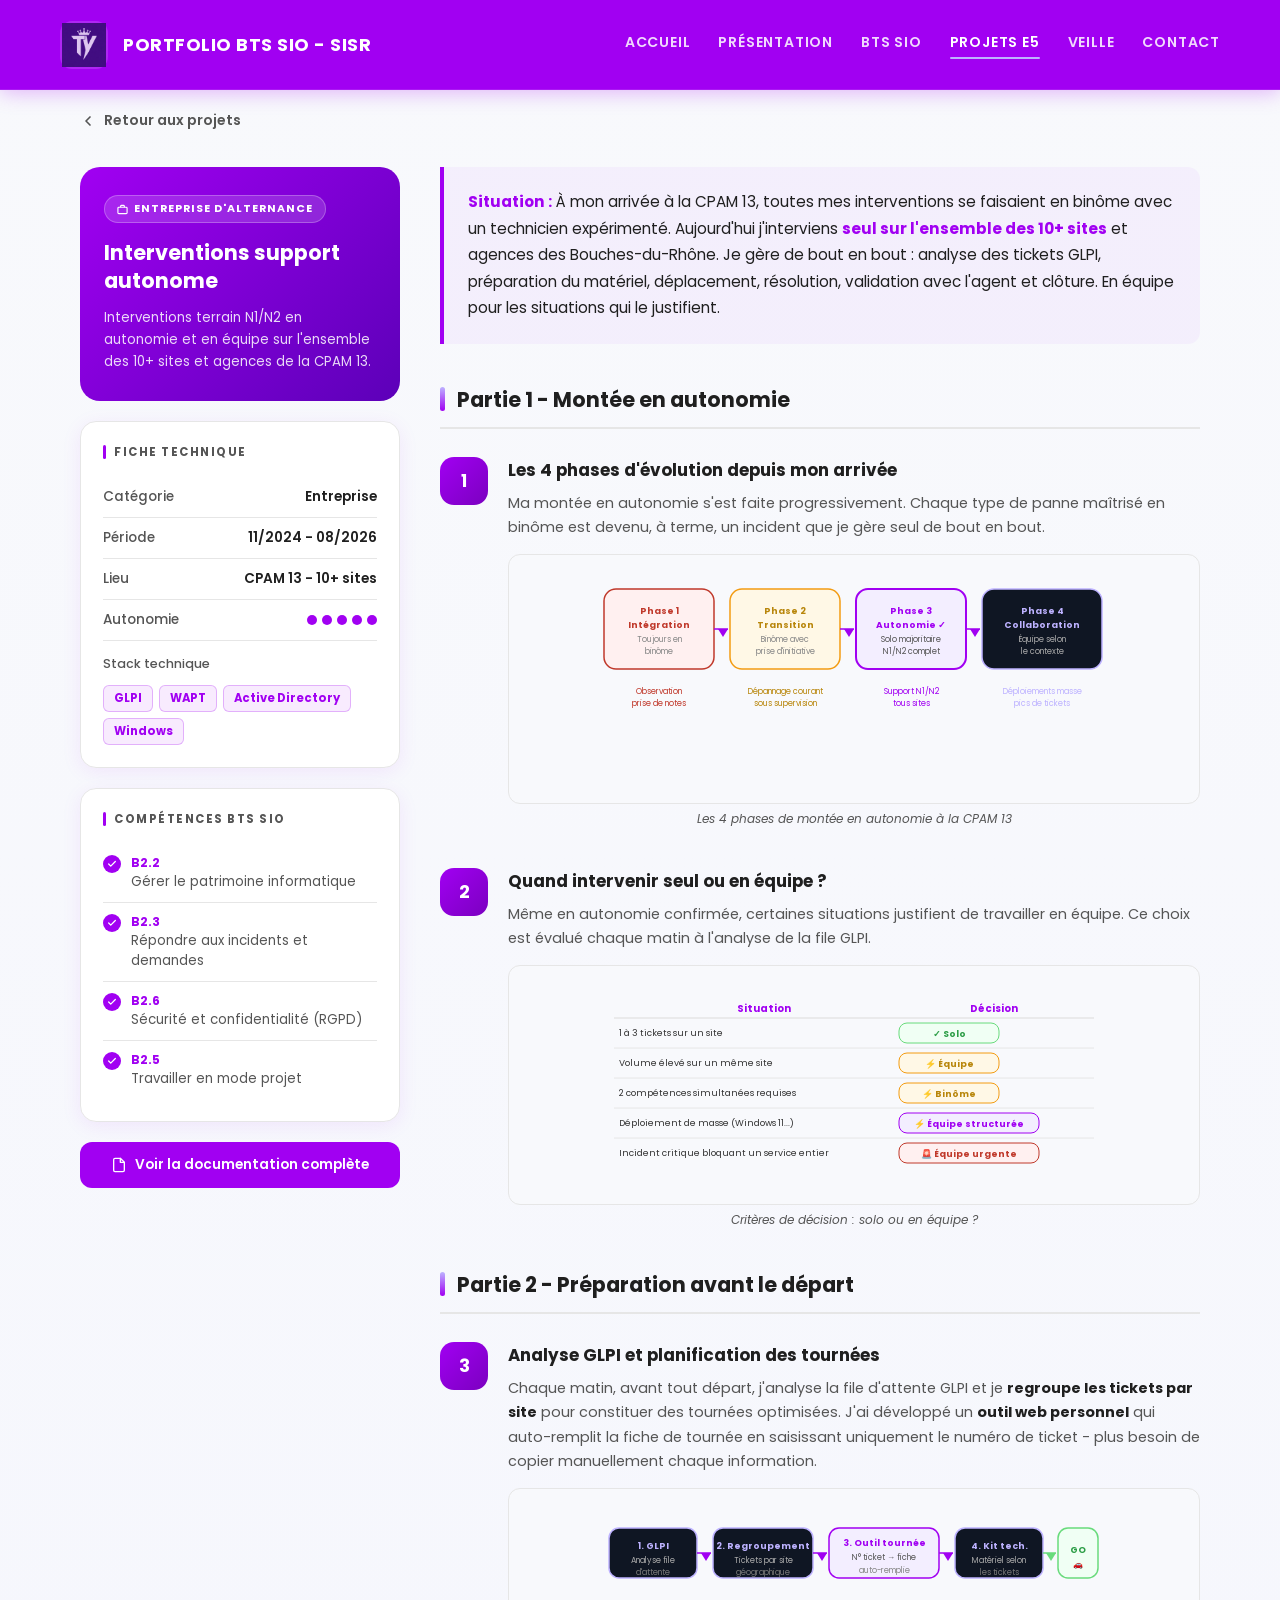
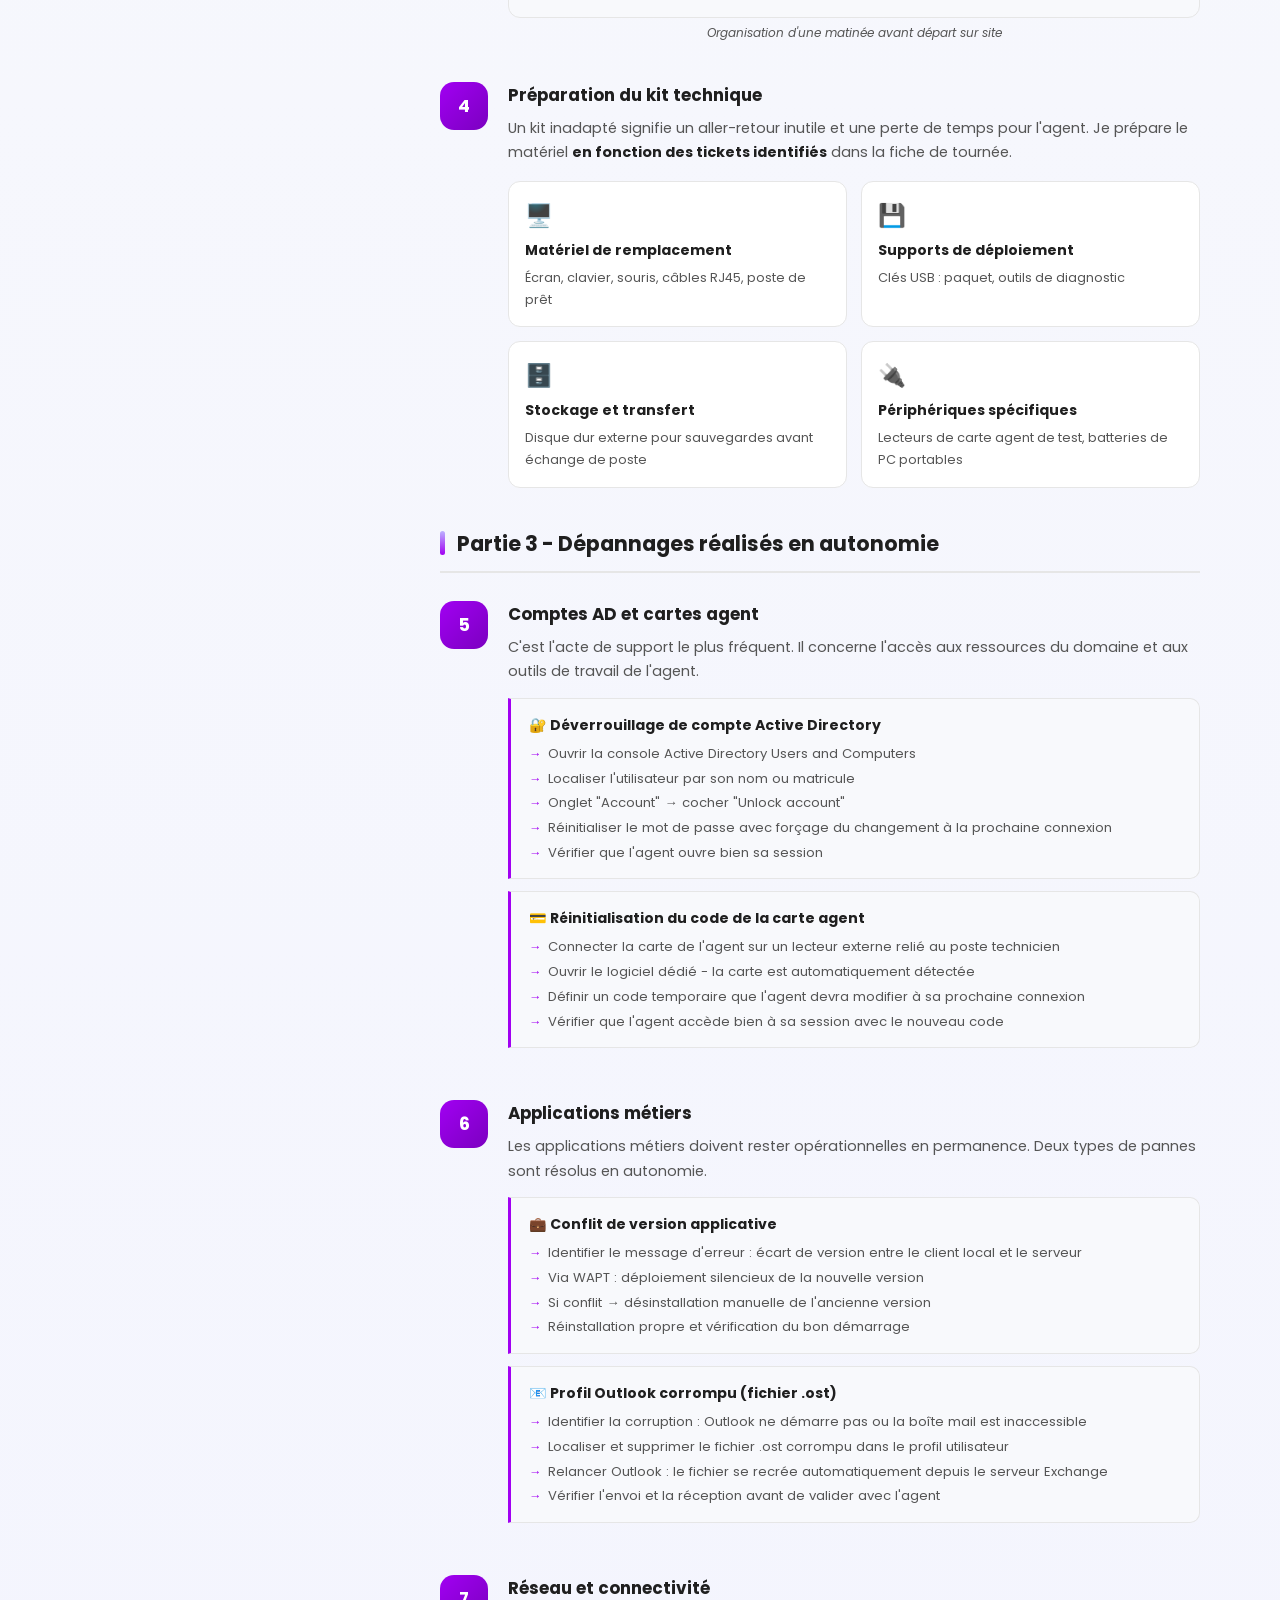
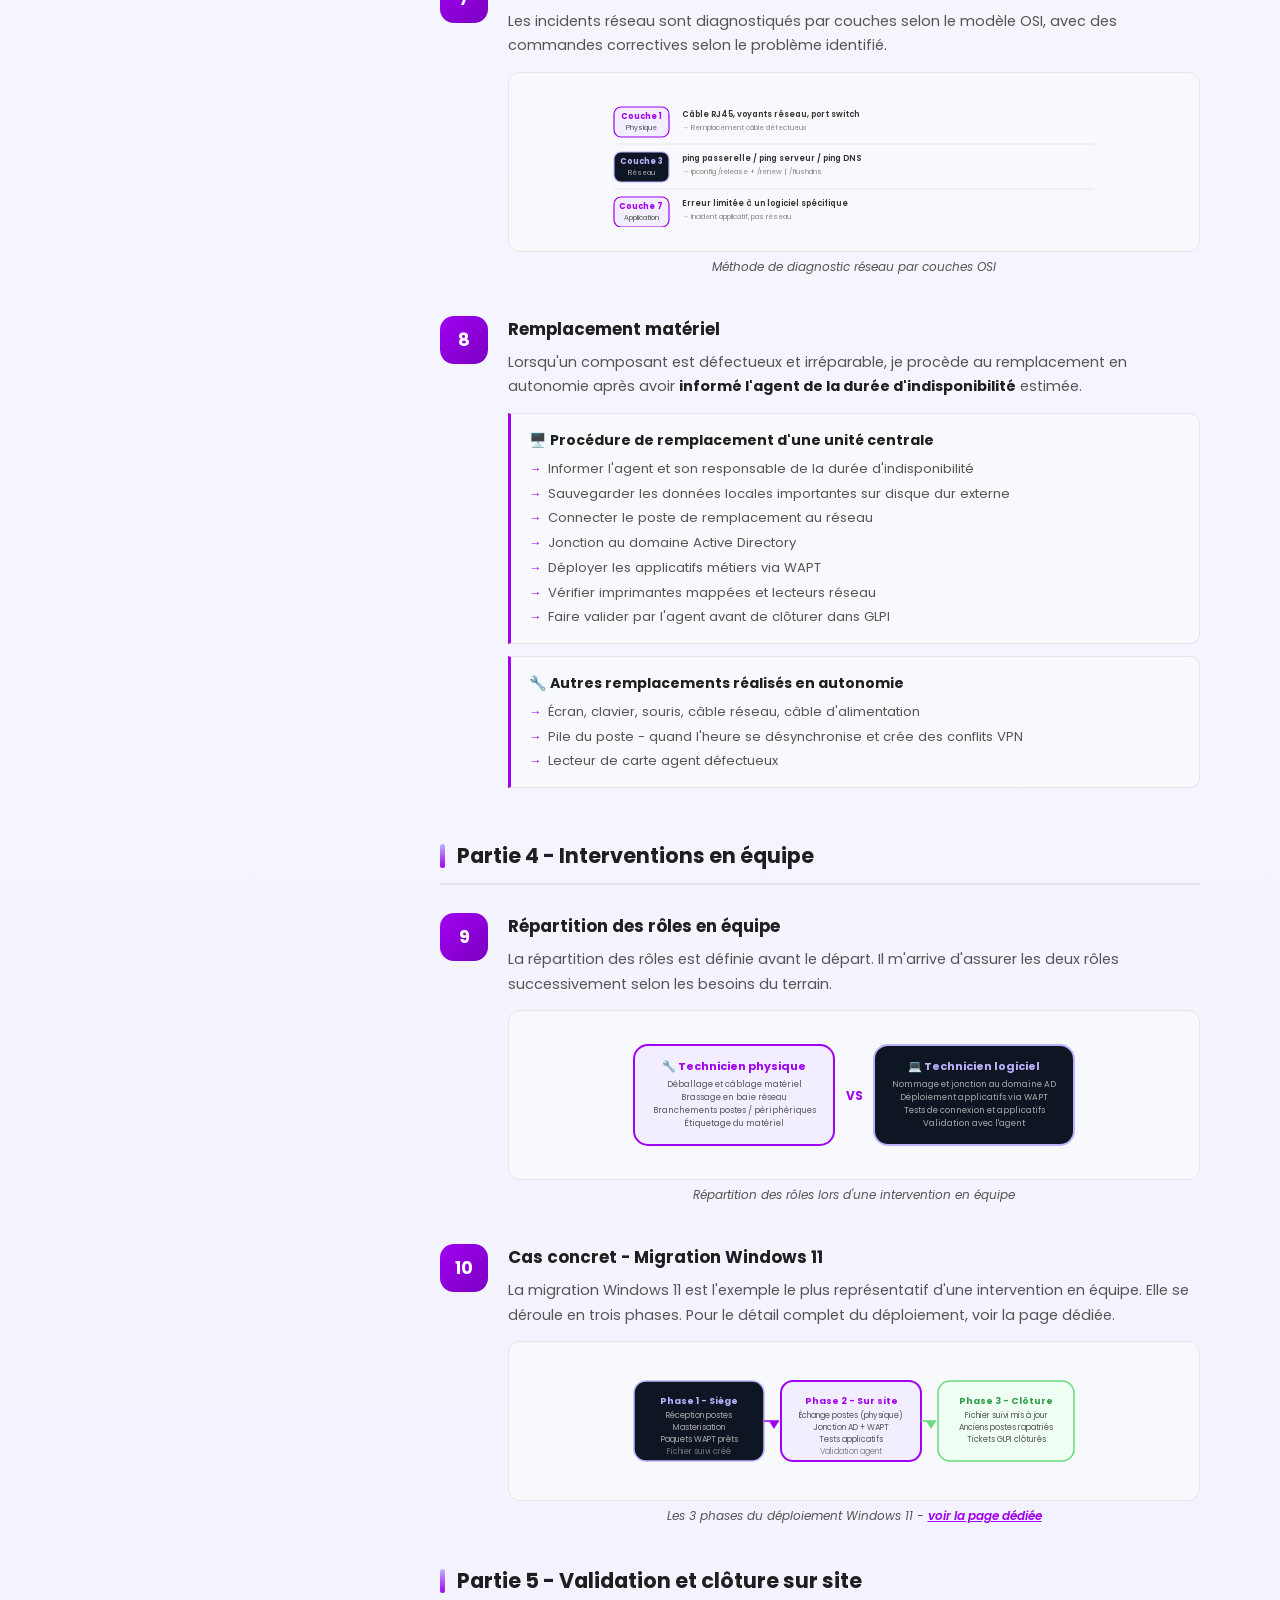
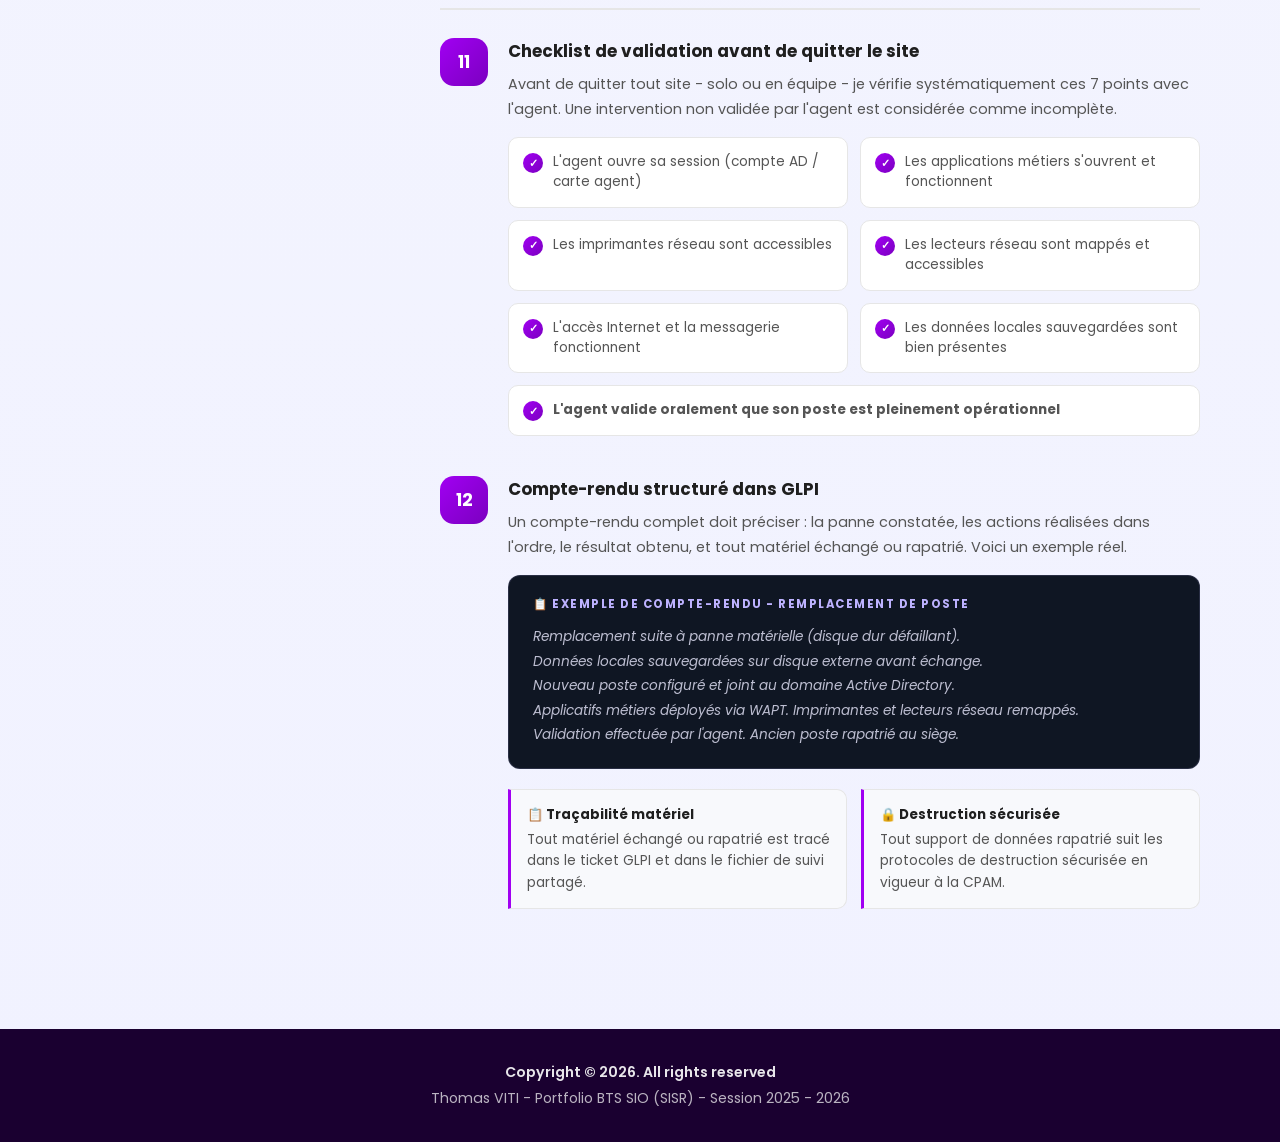
<file: interventions.html>
<!DOCTYPE html>
<html lang="fr">
<head>
    <meta charset="UTF-8">
    <meta name="viewport" content="width=device-width, initial-scale=1.0">
    <title>Interventions Support Autonome - Portfolio Thomas VITI</title>
    <link href="https://fonts.googleapis.com/css2?family=Poppins:wght@300;400;600;700&display=swap" rel="stylesheet">
    <link rel="stylesheet" href="style.css">
    <style>
        .projet-detail-page {
            padding: 110px 80px 80px 80px;
            max-width: 1400px;
            margin: 0 auto;
        }

        .retour-btn {
            display: inline-flex;
            align-items: center;
            gap: 8px;
            color: var(--couleur-texte-secondaire);
            text-decoration: none;
            font-size: 0.88rem;
            font-weight: 600;
            margin-bottom: 36px;
            transition: var(--transition);
        }
        .retour-btn:hover { color: var(--couleur-header); }
        .retour-btn svg { width: 16px; height: 16px; }

        .projet-layout {
            display: grid;
            grid-template-columns: 320px 1fr;
            gap: 40px;
            align-items: start;
        }

        /* SIDEBAR */
        .projet-sidebar {
            position: sticky;
            top: 110px;
            display: flex;
            flex-direction: column;
            gap: 20px;
        }

        .sidebar-hero {
            background: linear-gradient(135deg, var(--couleur-header), #5c00b8);
            border-radius: 20px;
            padding: 28px 24px;
            color: white;
        }

        .sidebar-badge {
            display: inline-flex;
            align-items: center;
            gap: 6px;
            background: rgba(255,255,255,0.15);
            border: 1px solid rgba(255,255,255,0.25);
            border-radius: 50px;
            font-size: 0.68rem;
            font-weight: 700;
            letter-spacing: 1px;
            text-transform: uppercase;
            padding: 5px 12px;
            margin-bottom: 16px;
        }

        .sidebar-titre { font-size: 1.3rem; font-weight: 700; line-height: 1.35; margin-bottom: 12px; }
        .sidebar-desc { font-size: 0.83rem; line-height: 1.65; opacity: 0.85; }

        .sidebar-card {
            background: var(--couleur-blanc);
            border-radius: 16px;
            padding: 22px;
            border: 1px solid var(--couleur-bordure);
            box-shadow: var(--shadow-card);
        }

        .sidebar-card-title {
            font-size: 0.72rem;
            font-weight: 700;
            letter-spacing: 1.5px;
            text-transform: uppercase;
            color: var(--couleur-texte-secondaire);
            margin-bottom: 16px;
            display: flex;
            align-items: center;
            gap: 8px;
        }
        .sidebar-card-title::before {
            content: "";
            display: inline-block;
            width: 3px; height: 14px;
            background: var(--couleur-header);
            border-radius: 2px;
        }

        .fiche-row {
            display: flex;
            justify-content: space-between;
            align-items: center;
            padding: 10px 0;
            border-bottom: 1px solid var(--couleur-bordure);
            font-size: 0.85rem;
        }
        .fiche-row:last-of-type { border-bottom: none; }
        .fiche-label { color: var(--couleur-texte-secondaire); font-weight: 500; }
        .fiche-value { color: var(--couleur-texte); font-weight: 600; text-align: right; }

        .stack-badges { display: flex; flex-wrap: wrap; gap: 6px; margin-top: 12px; }
        .stack-badge {
            background: rgba(161, 0, 242, 0.08);
            border: 1px solid rgba(161, 0, 242, 0.25);
            color: var(--couleur-header);
            font-size: 0.72rem; font-weight: 700;
            padding: 4px 10px; border-radius: 6px;
        }

        .autonomie-dots { display: flex; gap: 5px; }
        .autonomie-dot { width: 10px; height: 10px; border-radius: 50%; background: var(--couleur-bordure); }
        .autonomie-dot.active { background: var(--couleur-header); }

        .competence-item {
            display: flex; align-items: flex-start;
            gap: 10px; padding: 10px 0;
            border-bottom: 1px solid var(--couleur-bordure);
            font-size: 0.83rem;
        }
        .competence-item:last-child { border-bottom: none; }
        .competence-check {
            width: 18px; height: 18px;
            background: var(--couleur-header); border-radius: 50%;
            display: flex; align-items: center; justify-content: center;
            flex-shrink: 0; margin-top: 1px;
        }
        .competence-check svg { width: 10px; height: 10px; stroke: white; stroke-width: 3; }
        .competence-code { font-weight: 700; color: var(--couleur-header); display: block; font-size: 0.75rem; }
        .competence-label { color: var(--couleur-texte-secondaire); line-height: 1.4; }

        .btn-doc-sidebar {
            display: flex; align-items: center; justify-content: center;
            gap: 8px; padding: 13px; border-radius: 12px;
            background: var(--couleur-header); color: white;
            font-family: 'Poppins', sans-serif; font-size: 0.85rem; font-weight: 600;
            text-decoration: none; transition: var(--transition);
        }
        .btn-doc-sidebar:hover { background: #7b00c0; transform: translateY(-2px); box-shadow: 0 8px 24px rgba(161,0,242,0.35); }
        .btn-doc-sidebar svg { width: 16px; height: 16px; }

        /* CONTENU */
        .projet-content { display: flex; flex-direction: column; gap: 0; }

        .situation-block {
            background: rgba(161, 0, 242, 0.04);
            border-left: 4px solid var(--couleur-header);
            border-radius: 0 12px 12px 0;
            padding: 22px 24px; margin-bottom: 40px;
            font-size: 0.95rem; line-height: 1.75; color: var(--couleur-texte);
        }
        .situation-block strong { color: var(--couleur-header); }

        .partie-title {
            font-size: 1.3rem; font-weight: 700; color: var(--couleur-texte);
            margin-bottom: 28px; padding-bottom: 12px;
            border-bottom: 2px solid var(--couleur-bordure);
            display: flex; align-items: center; gap: 12px;
        }
        .partie-title::before {
            content: ""; display: inline-block;
            width: 5px; height: 24px;
            background: linear-gradient(180deg, var(--couleur-accent), var(--couleur-header));
            border-radius: 3px;
        }

        /* ÉTAPES */
        .etape {
            display: grid;
            grid-template-columns: 48px 1fr;
            gap: 20px; margin-bottom: 40px; align-items: start;
        }
        .etape-numero {
            width: 48px; height: 48px;
            background: linear-gradient(135deg, var(--couleur-header), #7b00c0);
            border-radius: 14px;
            display: flex; align-items: center; justify-content: center;
            font-size: 1.1rem; font-weight: 700; color: white; flex-shrink: 0;
        }
        .etape-contenu { flex: 1; }
        .etape-titre { font-size: 1.05rem; font-weight: 700; color: var(--couleur-texte); margin-bottom: 8px; }
        .etape-texte { font-size: 0.9rem; color: var(--couleur-texte-secondaire); line-height: 1.7; margin-bottom: 14px; }
        .etape-texte strong { color: var(--couleur-texte); }

        .etape-img-caption {
            font-size: 0.75rem; color: var(--couleur-texte-secondaire);
            text-align: center; margin-top: 6px; font-style: italic;
        }

        .etape-svg {
            width: 100%; background: #f8f9fc;
            border-radius: 12px; border: 1px solid var(--couleur-bordure);
            padding: 24px; margin-top: 14px;
            display: flex; align-items: center; justify-content: center;
        }

        /* GRILLE KIT */
        .kit-grid {
            display: grid;
            grid-template-columns: repeat(2, 1fr);
            gap: 14px; margin-top: 16px;
        }
        .kit-item {
            background: var(--couleur-blanc);
            border: 1px solid var(--couleur-bordure);
            border-radius: 12px; padding: 16px;
            transition: var(--transition);
        }
        .kit-item:hover { border-color: rgba(161,0,242,0.3); transform: translateY(-2px); box-shadow: var(--shadow-hover); }
        .kit-icon { font-size: 1.4rem; margin-bottom: 8px; display: block; }
        .kit-titre { font-size: 0.88rem; font-weight: 700; color: var(--couleur-texte); margin-bottom: 6px; }
        .kit-liste { font-size: 0.8rem; color: var(--couleur-texte-secondaire); line-height: 1.7; }

        /* SOUS-CAS */
        .sous-cas {
            background: var(--couleur-fond);
            border: 1px solid var(--couleur-bordure);
            border-left: 3px solid var(--couleur-header);
            border-radius: 0 10px 10px 0;
            padding: 16px 18px;
            margin-bottom: 12px;
        }
        .sous-cas-titre {
            font-size: 0.88rem; font-weight: 700;
            color: var(--couleur-texte); margin-bottom: 8px;
        }
        .sous-cas-steps { display: flex; flex-direction: column; gap: 5px; }
        .sous-cas-step {
            font-size: 0.82rem; color: var(--couleur-texte-secondaire);
            display: flex; align-items: flex-start; gap: 7px; line-height: 1.5;
        }
        .sous-cas-step::before {
            content: "→"; color: var(--couleur-header);
            font-weight: 700; flex-shrink: 0; font-size: 0.78rem; margin-top: 1px;
        }

        /* CODE BLOCK */
        .code-block {
            background: #0f1623;
            border-radius: 10px;
            padding: 14px 18px;
            font-family: 'Courier New', monospace;
            font-size: 0.82rem;
            color: #bdb2ff;
            margin-top: 10px;
            border: 1px solid rgba(189,178,255,0.2);
        }
        .code-block .code-comment { color: #555; font-style: italic; }

        /* CHECKLIST */
        .checklist {
            display: grid;
            grid-template-columns: repeat(2, 1fr);
            gap: 12px; margin-top: 16px;
        }
        .checklist-item {
            display: flex; align-items: flex-start; gap: 10px;
            background: var(--couleur-blanc);
            border: 1px solid var(--couleur-bordure);
            border-radius: 10px; padding: 14px;
            font-size: 0.85rem; color: var(--couleur-texte-secondaire);
            line-height: 1.5;
        }
        .checklist-check {
            width: 20px; height: 20px;
            background: linear-gradient(135deg, var(--couleur-header), #7b00c0);
            border-radius: 50%;
            display: flex; align-items: center; justify-content: center;
            flex-shrink: 0; margin-top: 1px;
            font-size: 0.7rem; color: white; font-weight: 700;
        }

        /* COMPTE-RENDU EXEMPLE */
        .compte-rendu-example {
            background: #0f1623;
            border-radius: 12px;
            padding: 20px 24px;
            margin-top: 16px;
            border: 1px solid rgba(189,178,255,0.15);
        }
        .compte-rendu-label {
            font-size: 0.72rem; font-weight: 700;
            letter-spacing: 1.5px; text-transform: uppercase;
            color: #bdb2ff; margin-bottom: 12px;
        }
        .compte-rendu-text {
            font-size: 0.85rem; color: rgba(220,220,240,0.85);
            line-height: 1.8; font-style: italic;
        }

        /* RGPD */
        .rgpd-grid {
            display: grid; grid-template-columns: repeat(2, 1fr);
            gap: 14px; margin-top: 16px;
        }
        .rgpd-item {
            background: var(--couleur-fond);
            border: 1px solid var(--couleur-bordure);
            border-left: 3px solid var(--couleur-header);
            border-radius: 0 10px 10px 0;
            padding: 14px 16px; font-size: 0.85rem;
            color: var(--couleur-texte-secondaire); line-height: 1.6;
        }
        .rgpd-item strong { color: var(--couleur-texte); display: block; margin-bottom: 4px; font-size: 0.82rem; }

        @media (max-width: 1024px) {
            .projet-detail-page { padding: 110px 40px 60px; }
            .projet-layout { grid-template-columns: 1fr; }
            .projet-sidebar { position: static; }
            .kit-grid { grid-template-columns: 1fr; }
            .checklist { grid-template-columns: 1fr; }
            .rgpd-grid { grid-template-columns: 1fr; }
        }
        @media (max-width: 768px) {
            .projet-detail-page { padding: 100px 20px 40px; }
            .etape { grid-template-columns: 40px 1fr; gap: 14px; }
            .etape-numero { width: 40px; height: 40px; font-size: 0.95rem; }
        }
    </style>
</head>
<body>

    <header class="topbar" id="topbar">
        <a href="index.html" class="brand">
            <div class="logo-placeholder">
                <img src="logo1.png" alt="Logo Thomas VITI" class="logo">
            </div>
            <span class="brand-title">PORTFOLIO BTS SIO - SISR</span>
        </a>
        <nav class="navbar">
            <a href="index.html">ACCUEIL</a>
            <a href="presentation.html">PRÉSENTATION</a>
            <a href="btssio.html">BTS SIO</a>
            <a href="e5.html" class="active">PROJETS E5</a>
            <a href="veille.html">VEILLE</a>
            <a href="contact.html">CONTACT</a>
        </nav>
    </header>

    <main class="projet-detail-page">

        <a href="e5.html" class="retour-btn">
            <svg viewBox="0 0 24 24" fill="none" stroke="currentColor" stroke-width="2.5" stroke-linecap="round" stroke-linejoin="round"><polyline points="15 18 9 12 15 6"/></svg>
            Retour aux projets
        </a>

        <div class="projet-layout">

            <!-- SIDEBAR -->
            <aside class="projet-sidebar">

                <div class="sidebar-hero">
                    <span class="sidebar-badge">
                        <svg width="11" height="11" viewBox="0 0 24 24" fill="none" stroke="currentColor" stroke-width="2.5"><rect x="2" y="7" width="20" height="14" rx="2"/><path d="M16 7V5a2 2 0 00-2-2h-4a2 2 0 00-2 2v2"/></svg>
                        Entreprise d'alternance
                    </span>
                    <div class="sidebar-titre">Interventions support autonome</div>
                    <div class="sidebar-desc">Interventions terrain N1/N2 en autonomie et en équipe sur l'ensemble des 10+ sites et agences de la CPAM 13.</div>
                </div>

                <div class="sidebar-card">
                    <div class="sidebar-card-title">Fiche technique</div>
                    <div class="fiche-row">
                        <span class="fiche-label">Catégorie</span>
                        <span class="fiche-value">Entreprise</span>
                    </div>
                    <div class="fiche-row">
                        <span class="fiche-label">Période</span>
                        <span class="fiche-value">11/2024 - 08/2026</span>
                    </div>
                    <div class="fiche-row">
                        <span class="fiche-label">Lieu</span>
                        <span class="fiche-value">CPAM 13 - 10+ sites</span>
                    </div>
                    <div class="fiche-row">
                        <span class="fiche-label">Autonomie</span>
                        <span class="fiche-value">
                            <div class="autonomie-dots">
                                <span class="autonomie-dot active"></span>
                                <span class="autonomie-dot active"></span>
                                <span class="autonomie-dot active"></span>
                                <span class="autonomie-dot active"></span>
                                <span class="autonomie-dot active"></span>
                            </div>
                        </span>
                    </div>
                    <div style="margin-top:14px;">
                        <div class="fiche-label" style="font-size:0.78rem; margin-bottom:8px;">Stack technique</div>
                        <div class="stack-badges">
                            <span class="stack-badge">GLPI</span>
                            <span class="stack-badge">WAPT</span>
                            <span class="stack-badge">Active Directory</span>
                            <span class="stack-badge">Windows</span>
                        </div>
                    </div>
                </div>

                <div class="sidebar-card">
                    <div class="sidebar-card-title">Compétences BTS SIO</div>
                    <div class="competence-item">
                        <div class="competence-check">
                            <svg viewBox="0 0 24 24" fill="none" stroke="currentColor" stroke-linecap="round" stroke-linejoin="round"><polyline points="20 6 9 17 4 12"/></svg>
                        </div>
                        <div>
                            <span class="competence-code">B2.2</span>
                            <span class="competence-label">Gérer le patrimoine informatique</span>
                        </div>
                    </div>
                    <div class="competence-item">
                        <div class="competence-check">
                            <svg viewBox="0 0 24 24" fill="none" stroke="currentColor" stroke-linecap="round" stroke-linejoin="round"><polyline points="20 6 9 17 4 12"/></svg>
                        </div>
                        <div>
                            <span class="competence-code">B2.3</span>
                            <span class="competence-label">Répondre aux incidents et demandes</span>
                        </div>
                    </div>
                    <div class="competence-item">
                        <div class="competence-check">
                            <svg viewBox="0 0 24 24" fill="none" stroke="currentColor" stroke-linecap="round" stroke-linejoin="round"><polyline points="20 6 9 17 4 12"/></svg>
                        </div>
                        <div>
                            <span class="competence-code">B2.6</span>
                            <span class="competence-label">Sécurité et confidentialité (RGPD)</span>
                        </div>
                    </div>
                    <div class="competence-item">
                        <div class="competence-check">
                            <svg viewBox="0 0 24 24" fill="none" stroke="currentColor" stroke-linecap="round" stroke-linejoin="round"><polyline points="20 6 9 17 4 12"/></svg>
                        </div>
                        <div>
                            <span class="competence-code">B2.5</span>
                            <span class="competence-label">Travailler en mode projet</span>
                        </div>
                    </div>
                </div>

                <a href="documentation_inter_autonome.pdf" target="_blank" rel="noopener noreferrer" class="btn-doc-sidebar">
                    <svg viewBox="0 0 24 24" fill="none" stroke="currentColor" stroke-width="2" stroke-linecap="round" stroke-linejoin="round"><path d="M14 2H6a2 2 0 00-2 2v16a2 2 0 002 2h12a2 2 0 002-2V8z"/><polyline points="14 2 14 8 20 8"/></svg>
                    Voir la documentation complète
                </a>

            </aside>

            <!-- CONTENU -->
            <div class="projet-content">

                <div class="situation-block">
                    <strong>Situation :</strong> À mon arrivée à la CPAM 13, toutes mes interventions se faisaient en binôme avec un technicien expérimenté. Aujourd'hui j'interviens <strong>seul sur l'ensemble des 10+ sites</strong> et agences des Bouches-du-Rhône. Je gère de bout en bout : analyse des tickets GLPI, préparation du matériel, déplacement, résolution, validation avec l'agent et clôture. En équipe pour les situations qui le justifient.
                </div>

                <!-- PARTIE 1 -->
                <div class="partie-title">Partie 1 - Montée en autonomie</div>

                <!-- Étape 1 -->
                <div class="etape">
                    <div class="etape-numero">1</div>
                    <div class="etape-contenu">
                        <div class="etape-titre">Les 4 phases d'évolution depuis mon arrivée</div>
                        <div class="etape-texte">
                            Ma montée en autonomie s'est faite progressivement. Chaque type de panne maîtrisé en binôme est devenu, à terme, un incident que je gère seul de bout en bout.
                        </div>
                        <div class="etape-svg">
                            <svg viewBox="0 0 520 200" xmlns="http://www.w3.org/2000/svg" width="100%" style="max-width:520px;">
                                <!-- Phase 1 -->
                                <rect x="10" y="10" width="110" height="80" rx="12" fill="#fff0f0" stroke="#c0392b" stroke-width="1.5"/>
                                <text x="65" y="35" text-anchor="middle" font-family="Poppins,sans-serif" font-size="9" font-weight="700" fill="#c0392b">Phase 1</text>
                                <text x="65" y="49" text-anchor="middle" font-family="Poppins,sans-serif" font-size="9" font-weight="700" fill="#c0392b">Intégration</text>
                                <text x="65" y="63" text-anchor="middle" font-family="Poppins,sans-serif" font-size="8" fill="#888">Toujours en</text>
                                <text x="65" y="75" text-anchor="middle" font-family="Poppins,sans-serif" font-size="8" fill="#888">binôme</text>

                                <polygon points="124,50 134,50 129,58" fill="#a100f2"/>
                                <line x1="120" y1="50" x2="134" y2="50" stroke="#a100f2" stroke-width="1.5"/>

                                <!-- Phase 2 -->
                                <rect x="136" y="10" width="110" height="80" rx="12" fill="#fff8e6" stroke="#f39c12" stroke-width="1.5"/>
                                <text x="191" y="35" text-anchor="middle" font-family="Poppins,sans-serif" font-size="9" font-weight="700" fill="#b8860b">Phase 2</text>
                                <text x="191" y="49" text-anchor="middle" font-family="Poppins,sans-serif" font-size="9" font-weight="700" fill="#b8860b">Transition</text>
                                <text x="191" y="63" text-anchor="middle" font-family="Poppins,sans-serif" font-size="8" fill="#888">Binôme avec</text>
                                <text x="191" y="75" text-anchor="middle" font-family="Poppins,sans-serif" font-size="8" fill="#888">prise d'initiative</text>

                                <polygon points="250,50 260,50 255,58" fill="#a100f2"/>
                                <line x1="246" y1="50" x2="260" y2="50" stroke="#a100f2" stroke-width="1.5"/>

                                <!-- Phase 3 -->
                                <rect x="262" y="10" width="110" height="80" rx="12" fill="#f3eeff" stroke="#a100f2" stroke-width="2"/>
                                <text x="317" y="35" text-anchor="middle" font-family="Poppins,sans-serif" font-size="9" font-weight="700" fill="#a100f2">Phase 3</text>
                                <text x="317" y="49" text-anchor="middle" font-family="Poppins,sans-serif" font-size="9" font-weight="700" fill="#a100f2">Autonomie ✓</text>
                                <text x="317" y="63" text-anchor="middle" font-family="Poppins,sans-serif" font-size="8" fill="#555">Solo majoritaire</text>
                                <text x="317" y="75" text-anchor="middle" font-family="Poppins,sans-serif" font-size="8" fill="#555">N1/N2 complet</text>

                                <polygon points="376,50 386,50 381,58" fill="#a100f2"/>
                                <line x1="372" y1="50" x2="386" y2="50" stroke="#a100f2" stroke-width="1.5"/>

                                <!-- Phase 4 -->
                                <rect x="388" y="10" width="120" height="80" rx="12" fill="#0f1623" stroke="#bdb2ff" stroke-width="1.5"/>
                                <text x="448" y="35" text-anchor="middle" font-family="Poppins,sans-serif" font-size="9" font-weight="700" fill="#bdb2ff">Phase 4</text>
                                <text x="448" y="49" text-anchor="middle" font-family="Poppins,sans-serif" font-size="9" font-weight="700" fill="#bdb2ff">Collaboration</text>
                                <text x="448" y="63" text-anchor="middle" font-family="Poppins,sans-serif" font-size="8" fill="#aaa">Équipe selon</text>
                                <text x="448" y="75" text-anchor="middle" font-family="Poppins,sans-serif" font-size="8" fill="#aaa">le contexte</text>

                                <!-- Descriptions en bas -->
                                <text x="65" y="115" text-anchor="middle" font-family="Poppins,sans-serif" font-size="8" fill="#c0392b">Observation</text>
                                <text x="65" y="127" text-anchor="middle" font-family="Poppins,sans-serif" font-size="8" fill="#c0392b">prise de notes</text>

                                <text x="191" y="115" text-anchor="middle" font-family="Poppins,sans-serif" font-size="8" fill="#b8860b">Dépannage courant</text>
                                <text x="191" y="127" text-anchor="middle" font-family="Poppins,sans-serif" font-size="8" fill="#b8860b">sous supervision</text>

                                <text x="317" y="115" text-anchor="middle" font-family="Poppins,sans-serif" font-size="8" fill="#a100f2">Support N1/N2</text>
                                <text x="317" y="127" text-anchor="middle" font-family="Poppins,sans-serif" font-size="8" fill="#a100f2">tous sites</text>

                                <text x="448" y="115" text-anchor="middle" font-family="Poppins,sans-serif" font-size="8" fill="#bdb2ff">Déploiements masse</text>
                                <text x="448" y="127" text-anchor="middle" font-family="Poppins,sans-serif" font-size="8" fill="#bdb2ff">pics de tickets</text>
                            </svg>
                        </div>
                        <div class="etape-img-caption">Les 4 phases de montée en autonomie à la CPAM 13</div>
                    </div>
                </div>

                <!-- Étape 2 -->
                <div class="etape">
                    <div class="etape-numero">2</div>
                    <div class="etape-contenu">
                        <div class="etape-titre">Quand intervenir seul ou en équipe ?</div>
                        <div class="etape-texte">
                            Même en autonomie confirmée, certaines situations justifient de travailler en équipe. Ce choix est évalué chaque matin à l'analyse de la file GLPI.
                        </div>
                        <div class="etape-svg">
                            <svg viewBox="0 0 500 190" xmlns="http://www.w3.org/2000/svg" width="100%" style="max-width:500px;">
                                <!-- En-têtes colonnes -->
                                <text x="160" y="22" text-anchor="middle" font-family="Poppins,sans-serif" font-size="10" font-weight="700" fill="#a100f2">Situation</text>
                                <text x="390" y="22" text-anchor="middle" font-family="Poppins,sans-serif" font-size="10" font-weight="700" fill="#a100f2">Décision</text>
                                <line x1="10" y1="28" x2="490" y2="28" stroke="#e6e6e6" stroke-width="1.5"/>

                                <!-- Ligne 1 -->
                                <text x="15" y="46" font-family="Poppins,sans-serif" font-size="9" fill="#333">1 à 3 tickets sur un site</text>
                                <rect x="295" y="33" width="100" height="20" rx="8" fill="#f0fff4" stroke="#69db7c" stroke-width="1"/>
                                <text x="345" y="47" text-anchor="middle" font-family="Poppins,sans-serif" font-size="9" font-weight="700" fill="#2d9e47">✓ Solo</text>
                                <line x1="10" y1="58" x2="490" y2="58" stroke="#e6e6e6" stroke-width="1"/>

                                <!-- Ligne 2 -->
                                <text x="15" y="76" font-family="Poppins,sans-serif" font-size="9" fill="#333">Volume élevé sur un même site</text>
                                <rect x="295" y="63" width="100" height="20" rx="8" fill="#fff8e6" stroke="#f39c12" stroke-width="1"/>
                                <text x="345" y="77" text-anchor="middle" font-family="Poppins,sans-serif" font-size="9" font-weight="700" fill="#b8860b">⚡ Équipe</text>
                                <line x1="10" y1="88" x2="490" y2="88" stroke="#e6e6e6" stroke-width="1"/>

                                <!-- Ligne 3 -->
                                <text x="15" y="106" font-family="Poppins,sans-serif" font-size="9" fill="#333">2 compétences simultanées requises</text>
                                <rect x="295" y="93" width="100" height="20" rx="8" fill="#fff8e6" stroke="#f39c12" stroke-width="1"/>
                                <text x="345" y="107" text-anchor="middle" font-family="Poppins,sans-serif" font-size="9" font-weight="700" fill="#b8860b">⚡ Binôme</text>
                                <line x1="10" y1="118" x2="490" y2="118" stroke="#e6e6e6" stroke-width="1"/>

                                <!-- Ligne 4 -->
                                <text x="15" y="136" font-family="Poppins,sans-serif" font-size="9" fill="#333">Déploiement de masse (Windows 11...)</text>
                                <rect x="295" y="123" width="140" height="20" rx="8" fill="#f3eeff" stroke="#a100f2" stroke-width="1"/>
                                <text x="365" y="137" text-anchor="middle" font-family="Poppins,sans-serif" font-size="9" font-weight="700" fill="#a100f2">⚡ Équipe structurée</text>
                                <line x1="10" y1="148" x2="490" y2="148" stroke="#e6e6e6" stroke-width="1"/>

                                <!-- Ligne 5 -->
                                <text x="15" y="166" font-family="Poppins,sans-serif" font-size="9" fill="#333">Incident critique bloquant un service entier</text>
                                <rect x="295" y="153" width="140" height="20" rx="8" fill="#fff0f0" stroke="#c0392b" stroke-width="1"/>
                                <text x="365" y="167" text-anchor="middle" font-family="Poppins,sans-serif" font-size="9" font-weight="700" fill="#c0392b">🚨 Équipe urgente</text>
                            </svg>
                        </div>
                        <div class="etape-img-caption">Critères de décision : solo ou en équipe ?</div>
                    </div>
                </div>

                <!-- PARTIE 2 -->
                <div class="partie-title">Partie 2 - Préparation avant le départ</div>

                <!-- Étape 3 -->
                <div class="etape">
                    <div class="etape-numero">3</div>
                    <div class="etape-contenu">
                        <div class="etape-titre">Analyse GLPI et planification des tournées</div>
                        <div class="etape-texte">
                            Chaque matin, avant tout départ, j'analyse la file d'attente GLPI et je <strong>regroupe les tickets par site</strong> pour constituer des tournées optimisées. J'ai développé un <strong>outil web personnel</strong> qui auto-remplit la fiche de tournée en saisissant uniquement le numéro de ticket - plus besoin de copier manuellement chaque information.
                        </div>
                        <div class="etape-svg">
                            <svg viewBox="0 0 500 80" xmlns="http://www.w3.org/2000/svg" width="100%" style="max-width:500px;">
                                <rect x="5" y="15" width="88" height="50" rx="10" fill="#0f1623" stroke="#bdb2ff" stroke-width="1.5"/>
                                <text x="49" y="36" text-anchor="middle" font-family="Poppins,sans-serif" font-size="9" font-weight="700" fill="#bdb2ff">1. GLPI</text>
                                <text x="49" y="50" text-anchor="middle" font-family="Poppins,sans-serif" font-size="8" fill="#aaa">Analyse file</text>
                                <text x="49" y="62" text-anchor="middle" font-family="Poppins,sans-serif" font-size="8" fill="#777">d'attente</text>

                                <polygon points="97,40 107,40 102,48" fill="#a100f2"/>
                                <line x1="93" y1="40" x2="107" y2="40" stroke="#a100f2" stroke-width="1.5"/>

                                <rect x="109" y="15" width="100" height="50" rx="10" fill="#0f1623" stroke="#bdb2ff" stroke-width="1.5"/>
                                <text x="159" y="36" text-anchor="middle" font-family="Poppins,sans-serif" font-size="9" font-weight="700" fill="#bdb2ff">2. Regroupement</text>
                                <text x="159" y="50" text-anchor="middle" font-family="Poppins,sans-serif" font-size="8" fill="#aaa">Tickets par site</text>
                                <text x="159" y="62" text-anchor="middle" font-family="Poppins,sans-serif" font-size="8" fill="#777">géographique</text>

                                <polygon points="213,40 223,40 218,48" fill="#a100f2"/>
                                <line x1="209" y1="40" x2="223" y2="40" stroke="#a100f2" stroke-width="1.5"/>

                                <rect x="225" y="15" width="110" height="50" rx="10" fill="#f3eeff" stroke="#a100f2" stroke-width="1.5"/>
                                <text x="280" y="33" text-anchor="middle" font-family="Poppins,sans-serif" font-size="9" font-weight="700" fill="#a100f2">3. Outil tournée</text>
                                <text x="280" y="47" text-anchor="middle" font-family="Poppins,sans-serif" font-size="8" fill="#555">N° ticket → fiche</text>
                                <text x="280" y="60" text-anchor="middle" font-family="Poppins,sans-serif" font-size="8" fill="#888">auto-remplie</text>

                                <polygon points="339,40 349,40 344,48" fill="#a100f2"/>
                                <line x1="335" y1="40" x2="349" y2="40" stroke="#a100f2" stroke-width="1.5"/>

                                <rect x="351" y="15" width="88" height="50" rx="10" fill="#0f1623" stroke="#bdb2ff" stroke-width="1.5"/>
                                <text x="395" y="36" text-anchor="middle" font-family="Poppins,sans-serif" font-size="9" font-weight="700" fill="#bdb2ff">4. Kit tech.</text>
                                <text x="395" y="50" text-anchor="middle" font-family="Poppins,sans-serif" font-size="8" fill="#aaa">Matériel selon</text>
                                <text x="395" y="62" text-anchor="middle" font-family="Poppins,sans-serif" font-size="8" fill="#777">les tickets</text>

                                <polygon points="442,40 452,40 447,48" fill="#69db7c"/>
                                <line x1="439" y1="40" x2="452" y2="40" stroke="#69db7c" stroke-width="1.5"/>

                                <rect x="454" y="15" width="40" height="50" rx="10" fill="#f0fff4" stroke="#69db7c" stroke-width="1.5"/>
                                <text x="474" y="40" text-anchor="middle" font-family="Poppins,sans-serif" font-size="9" font-weight="700" fill="#2d9e47">GO</text>
                                <text x="474" y="54" text-anchor="middle" font-family="Poppins,sans-serif" font-size="8" fill="#555">🚗</text>
                            </svg>
                        </div>
                        <div class="etape-img-caption">Organisation d'une matinée avant départ sur site</div>
                    </div>
                </div>

                <!-- Étape 4 -->
                <div class="etape">
                    <div class="etape-numero">4</div>
                    <div class="etape-contenu">
                        <div class="etape-titre">Préparation du kit technique</div>
                        <div class="etape-texte">
                            Un kit inadapté signifie un aller-retour inutile et une perte de temps pour l'agent. Je prépare le matériel <strong>en fonction des tickets identifiés</strong> dans la fiche de tournée.
                        </div>
                        <div class="kit-grid">
                            <div class="kit-item">
                                <span class="kit-icon">🖥️</span>
                                <div class="kit-titre">Matériel de remplacement</div>
                                <div class="kit-liste">Écran, clavier, souris, câbles RJ45, poste de prêt</div>
                            </div>
                            <div class="kit-item">
                                <span class="kit-icon">💾</span>
                                <div class="kit-titre">Supports de déploiement</div>
                                <div class="kit-liste">Clés USB : paquet, outils de diagnostic</div>
                            </div>
                            <div class="kit-item">
                                <span class="kit-icon">🗄️</span>
                                <div class="kit-titre">Stockage et transfert</div>
                                <div class="kit-liste">Disque dur externe pour sauvegardes avant échange de poste</div>
                            </div>
                            <div class="kit-item">
                                <span class="kit-icon">🔌</span>
                                <div class="kit-titre">Périphériques spécifiques</div>
                                <div class="kit-liste">Lecteurs de carte agent de test, batteries de PC portables</div>
                            </div>
                        </div>
                    </div>
                </div>

                <!-- PARTIE 3 -->
                <div class="partie-title">Partie 3 - Dépannages réalisés en autonomie</div>

                <!-- Étape 5 -->
                <div class="etape">
                    <div class="etape-numero">5</div>
                    <div class="etape-contenu">
                        <div class="etape-titre">Comptes AD et cartes agent</div>
                        <div class="etape-texte">
                            C'est l'acte de support le plus fréquent. Il concerne l'accès aux ressources du domaine et aux outils de travail de l'agent.
                        </div>

                        <div class="sous-cas">
                            <div class="sous-cas-titre">🔐 Déverrouillage de compte Active Directory</div>
                            <div class="sous-cas-steps">
                                <div class="sous-cas-step">Ouvrir la console Active Directory Users and Computers</div>
                                <div class="sous-cas-step">Localiser l'utilisateur par son nom ou matricule</div>
                                <div class="sous-cas-step">Onglet "Account" → cocher "Unlock account"</div>
                                <div class="sous-cas-step">Réinitialiser le mot de passe avec forçage du changement à la prochaine connexion</div>
                                <div class="sous-cas-step">Vérifier que l'agent ouvre bien sa session</div>
                            </div>
                        </div>

                        <div class="sous-cas">
                            <div class="sous-cas-titre">💳 Réinitialisation du code de la carte agent</div>
                            <div class="sous-cas-steps">
                                <div class="sous-cas-step">Connecter la carte de l'agent sur un lecteur externe relié au poste technicien</div>
                                <div class="sous-cas-step">Ouvrir le logiciel dédié - la carte est automatiquement détectée</div>
                                <div class="sous-cas-step">Définir un code temporaire que l'agent devra modifier à sa prochaine connexion</div>
                                <div class="sous-cas-step">Vérifier que l'agent accède bien à sa session avec le nouveau code</div>
                            </div>
                        </div>
                    </div>
                </div>

                <!-- Étape 6 -->
                <div class="etape">
                    <div class="etape-numero">6</div>
                    <div class="etape-contenu">
                        <div class="etape-titre">Applications métiers</div>
                        <div class="etape-texte">
                            Les applications métiers doivent rester opérationnelles en permanence. Deux types de pannes sont résolus en autonomie.
                        </div>

                        <div class="sous-cas">
                            <div class="sous-cas-titre">💼 Conflit de version applicative</div>
                            <div class="sous-cas-steps">
                                <div class="sous-cas-step">Identifier le message d'erreur : écart de version entre le client local et le serveur</div>
                                <div class="sous-cas-step">Via WAPT : déploiement silencieux de la nouvelle version</div>
                                <div class="sous-cas-step">Si conflit → désinstallation manuelle de l'ancienne version</div>
                                <div class="sous-cas-step">Réinstallation propre et vérification du bon démarrage</div>
                            </div>
                        </div>

                        <div class="sous-cas">
                            <div class="sous-cas-titre">📧 Profil Outlook corrompu (fichier .ost)</div>
                            <div class="sous-cas-steps">
                                <div class="sous-cas-step">Identifier la corruption : Outlook ne démarre pas ou la boîte mail est inaccessible</div>
                                <div class="sous-cas-step">Localiser et supprimer le fichier .ost corrompu dans le profil utilisateur</div>
                                <div class="sous-cas-step">Relancer Outlook : le fichier se recrée automatiquement depuis le serveur Exchange</div>
                                <div class="sous-cas-step">Vérifier l'envoi et la réception avant de valider avec l'agent</div>
                            </div>
                        </div>
                    </div>
                </div>

                <!-- Étape 7 -->
                <div class="etape">
                    <div class="etape-numero">7</div>
                    <div class="etape-contenu">
                        <div class="etape-titre">Réseau et connectivité</div>
                        <div class="etape-texte">
                            Les incidents réseau sont diagnostiqués par couches selon le modèle OSI, avec des commandes correctives selon le problème identifié.
                        </div>
                        <div class="etape-svg">
                            <svg viewBox="0 0 500 130" xmlns="http://www.w3.org/2000/svg" width="100%" style="max-width:500px;">
                                <rect x="10" y="10" width="55" height="30" rx="7" fill="#f3eeff" stroke="#a100f2" stroke-width="1.2"/>
                                <text x="37" y="22" text-anchor="middle" font-family="Poppins,sans-serif" font-size="8" font-weight="700" fill="#a100f2">Couche 1</text>
                                <text x="37" y="33" text-anchor="middle" font-family="Poppins,sans-serif" font-size="7" fill="#555">Physique</text>
                                <text x="78" y="20" font-family="Poppins,sans-serif" font-size="8" font-weight="600" fill="#333">Câble RJ45, voyants réseau, port switch</text>
                                <text x="78" y="33" font-family="Poppins,sans-serif" font-size="7" fill="#888">→ Remplacement câble défectueux</text>

                                <line x1="10" y1="47" x2="490" y2="47" stroke="#e6e6e6" stroke-width="1"/>

                                <rect x="10" y="55" width="55" height="30" rx="7" fill="#0f1623" stroke="#bdb2ff" stroke-width="1.2"/>
                                <text x="37" y="67" text-anchor="middle" font-family="Poppins,sans-serif" font-size="8" font-weight="700" fill="#bdb2ff">Couche 3</text>
                                <text x="37" y="78" text-anchor="middle" font-family="Poppins,sans-serif" font-size="7" fill="#aaa">Réseau</text>
                                <text x="78" y="64" font-family="Poppins,sans-serif" font-size="8" font-weight="600" fill="#333">ping passerelle / ping serveur / ping DNS</text>
                                <text x="78" y="77" font-family="Poppins,sans-serif" font-size="7" fill="#888">→ ipconfig /release + /renew | /flushdns</text>

                                <line x1="10" y1="92" x2="490" y2="92" stroke="#e6e6e6" stroke-width="1"/>

                                <rect x="10" y="100" width="55" height="30" rx="7" fill="#f3eeff" stroke="#a100f2" stroke-width="1.2"/>
                                <text x="37" y="112" text-anchor="middle" font-family="Poppins,sans-serif" font-size="8" font-weight="700" fill="#a100f2">Couche 7</text>
                                <text x="37" y="123" text-anchor="middle" font-family="Poppins,sans-serif" font-size="7" fill="#555">Application</text>
                                <text x="78" y="109" font-family="Poppins,sans-serif" font-size="8" font-weight="600" fill="#333">Erreur limitée à un logiciel spécifique</text>
                                <text x="78" y="122" font-family="Poppins,sans-serif" font-size="7" fill="#888">→ Incident applicatif, pas réseau</text>
                            </svg>
                        </div>
                        <div class="etape-img-caption">Méthode de diagnostic réseau par couches OSI</div>
                    </div>
                </div>

                <!-- Étape 8 -->
                <div class="etape">
                    <div class="etape-numero">8</div>
                    <div class="etape-contenu">
                        <div class="etape-titre">Remplacement matériel</div>
                        <div class="etape-texte">
                            Lorsqu'un composant est défectueux et irréparable, je procède au remplacement en autonomie après avoir <strong>informé l'agent de la durée d'indisponibilité</strong> estimée.
                        </div>

                        <div class="sous-cas">
                            <div class="sous-cas-titre">🖥️ Procédure de remplacement d'une unité centrale</div>
                            <div class="sous-cas-steps">
                                <div class="sous-cas-step">Informer l'agent et son responsable de la durée d'indisponibilité</div>
                                <div class="sous-cas-step">Sauvegarder les données locales importantes sur disque dur externe</div>
                                <div class="sous-cas-step">Connecter le poste de remplacement au réseau</div>
                                <div class="sous-cas-step">Jonction au domaine Active Directory</div>
                                <div class="sous-cas-step">Déployer les applicatifs métiers via WAPT</div>
                                <div class="sous-cas-step">Vérifier imprimantes mappées et lecteurs réseau</div>
                                <div class="sous-cas-step">Faire valider par l'agent avant de clôturer dans GLPI</div>
                            </div>
                        </div>

                        <div class="sous-cas" style="margin-top:12px;">
                            <div class="sous-cas-titre">🔧 Autres remplacements réalisés en autonomie</div>
                            <div class="sous-cas-steps">
                                <div class="sous-cas-step">Écran, clavier, souris, câble réseau, câble d'alimentation</div>
                                <div class="sous-cas-step">Pile du poste - quand l'heure se désynchronise et crée des conflits VPN</div>
                                <div class="sous-cas-step">Lecteur de carte agent défectueux</div>
                            </div>
                        </div>
                    </div>
                </div>

                <!-- PARTIE 4 -->
                <div class="partie-title">Partie 4 - Interventions en équipe</div>

                <!-- Étape 9 -->
                <div class="etape">
                    <div class="etape-numero">9</div>
                    <div class="etape-contenu">
                        <div class="etape-titre">Répartition des rôles en équipe</div>
                        <div class="etape-texte">
                            La répartition des rôles est définie avant le départ. Il m'arrive d'assurer les deux rôles successivement selon les besoins du terrain.
                        </div>
                        <div class="etape-svg">
                            <svg viewBox="0 0 460 120" xmlns="http://www.w3.org/2000/svg" width="100%" style="max-width:460px;">
                                <!-- Technicien physique -->
                                <rect x="10" y="10" width="200" height="100" rx="14" fill="#f3eeff" stroke="#a100f2" stroke-width="2"/>
                                <text x="110" y="35" text-anchor="middle" font-family="Poppins,sans-serif" font-size="11" font-weight="700" fill="#a100f2">🔧 Technicien physique</text>
                                <text x="110" y="52" text-anchor="middle" font-family="Poppins,sans-serif" font-size="8.5" fill="#555">Déballage et câblage matériel</text>
                                <text x="110" y="65" text-anchor="middle" font-family="Poppins,sans-serif" font-size="8.5" fill="#555">Brassage en baie réseau</text>
                                <text x="110" y="78" text-anchor="middle" font-family="Poppins,sans-serif" font-size="8.5" fill="#555">Branchements postes / périphériques</text>
                                <text x="110" y="91" text-anchor="middle" font-family="Poppins,sans-serif" font-size="8.5" fill="#555">Étiquetage du matériel</text>

                                <!-- VS -->
                                <text x="230" y="65" text-anchor="middle" font-family="Poppins,sans-serif" font-size="12" font-weight="700" fill="#a100f2">VS</text>

                                <!-- Technicien logiciel -->
                                <rect x="250" y="10" width="200" height="100" rx="14" fill="#0f1623" stroke="#bdb2ff" stroke-width="2"/>
                                <text x="350" y="35" text-anchor="middle" font-family="Poppins,sans-serif" font-size="11" font-weight="700" fill="#bdb2ff">💻 Technicien logiciel</text>
                                <text x="350" y="52" text-anchor="middle" font-family="Poppins,sans-serif" font-size="8.5" fill="#aaa">Nommage et jonction au domaine AD</text>
                                <text x="350" y="65" text-anchor="middle" font-family="Poppins,sans-serif" font-size="8.5" fill="#aaa">Déploiement applicatifs via WAPT</text>
                                <text x="350" y="78" text-anchor="middle" font-family="Poppins,sans-serif" font-size="8.5" fill="#aaa">Tests de connexion et applicatifs</text>
                                <text x="350" y="91" text-anchor="middle" font-family="Poppins,sans-serif" font-size="8.5" fill="#aaa">Validation avec l'agent</text>
                            </svg>
                        </div>
                        <div class="etape-img-caption">Répartition des rôles lors d'une intervention en équipe</div>
                    </div>
                </div>

                <!-- Étape 10 -->
                <div class="etape">
                    <div class="etape-numero">10</div>
                    <div class="etape-contenu">
                        <div class="etape-titre">Cas concret - Migration Windows 11</div>
                        <div class="etape-texte">
                            La migration Windows 11 est l'exemple le plus représentatif d'une intervention en équipe. Elle se déroule en trois phases. Pour le détail complet du déploiement, voir la page dédiée.
                        </div>
                        <div class="etape-svg">
                            <svg viewBox="0 0 460 110" xmlns="http://www.w3.org/2000/svg" width="100%" style="max-width:460px;">
                                <rect x="10" y="15" width="130" height="80" rx="12" fill="#0f1623" stroke="#bdb2ff" stroke-width="1.5"/>
                                <text x="75" y="38" text-anchor="middle" font-family="Poppins,sans-serif" font-size="9" font-weight="700" fill="#bdb2ff">Phase 1 - Siège</text>
                                <text x="75" y="52" text-anchor="middle" font-family="Poppins,sans-serif" font-size="8" fill="#aaa">Réception postes</text>
                                <text x="75" y="64" text-anchor="middle" font-family="Poppins,sans-serif" font-size="8" fill="#aaa">Masterisation</text>
                                <text x="75" y="76" text-anchor="middle" font-family="Poppins,sans-serif" font-size="8" fill="#aaa">Paquets WAPT prêts</text>
                                <text x="75" y="88" text-anchor="middle" font-family="Poppins,sans-serif" font-size="8" fill="#777">Fichier suivi créé</text>

                                <polygon points="145,55 155,55 150,63" fill="#a100f2"/>
                                <line x1="140" y1="55" x2="155" y2="55" stroke="#a100f2" stroke-width="1.5"/>

                                <rect x="157" y="15" width="140" height="80" rx="12" fill="#f3eeff" stroke="#a100f2" stroke-width="2"/>
                                <text x="227" y="38" text-anchor="middle" font-family="Poppins,sans-serif" font-size="9" font-weight="700" fill="#a100f2">Phase 2 - Sur site</text>
                                <text x="227" y="52" text-anchor="middle" font-family="Poppins,sans-serif" font-size="8" fill="#555">Échange postes (physique)</text>
                                <text x="227" y="64" text-anchor="middle" font-family="Poppins,sans-serif" font-size="8" fill="#555">Jonction AD + WAPT</text>
                                <text x="227" y="76" text-anchor="middle" font-family="Poppins,sans-serif" font-size="8" fill="#555">Tests applicatifs</text>
                                <text x="227" y="88" text-anchor="middle" font-family="Poppins,sans-serif" font-size="8" fill="#888">Validation agent</text>

                                <polygon points="302,55 312,55 307,63" fill="#69db7c"/>
                                <line x1="297" y1="55" x2="312" y2="55" stroke="#69db7c" stroke-width="1.5"/>

                                <rect x="314" y="15" width="136" height="80" rx="12" fill="#f0fff4" stroke="#69db7c" stroke-width="1.5"/>
                                <text x="382" y="38" text-anchor="middle" font-family="Poppins,sans-serif" font-size="9" font-weight="700" fill="#2d9e47">Phase 3 - Clôture</text>
                                <text x="382" y="52" text-anchor="middle" font-family="Poppins,sans-serif" font-size="8" fill="#555">Fichier suivi mis à jour</text>
                                <text x="382" y="64" text-anchor="middle" font-family="Poppins,sans-serif" font-size="8" fill="#555">Anciens postes rapatriés</text>
                                <text x="382" y="76" text-anchor="middle" font-family="Poppins,sans-serif" font-size="8" fill="#555">Tickets GLPI clôturés</text>
                            </svg>
                        </div>
                        <div class="etape-img-caption">
                            Les 3 phases du déploiement Windows 11 -
                            <a href="windows11.html" style="color:var(--couleur-header);font-weight:600;">voir la page dédiée</a>
                        </div>
                    </div>
                </div>

                <!-- PARTIE 5 -->
                <div class="partie-title">Partie 5 - Validation et clôture sur site</div>

                <!-- Étape 11 -->
                <div class="etape">
                    <div class="etape-numero">11</div>
                    <div class="etape-contenu">
                        <div class="etape-titre">Checklist de validation avant de quitter le site</div>
                        <div class="etape-texte">
                            Avant de quitter tout site - solo ou en équipe - je vérifie systématiquement ces 7 points avec l'agent. Une intervention non validée par l'agent est considérée comme incomplète.
                        </div>
                        <div class="checklist">
                            <div class="checklist-item">
                                <div class="checklist-check">✓</div>
                                L'agent ouvre sa session (compte AD / carte agent)
                            </div>
                            <div class="checklist-item">
                                <div class="checklist-check">✓</div>
                                Les applications métiers s'ouvrent et fonctionnent
                            </div>
                            <div class="checklist-item">
                                <div class="checklist-check">✓</div>
                                Les imprimantes réseau sont accessibles
                            </div>
                            <div class="checklist-item">
                                <div class="checklist-check">✓</div>
                                Les lecteurs réseau sont mappés et accessibles
                            </div>
                            <div class="checklist-item">
                                <div class="checklist-check">✓</div>
                                L'accès Internet et la messagerie fonctionnent
                            </div>
                            <div class="checklist-item">
                                <div class="checklist-check">✓</div>
                                Les données locales sauvegardées sont bien présentes
                            </div>
                            <div class="checklist-item" style="grid-column: 1 / -1;">
                                <div class="checklist-check">✓</div>
                                <strong>L'agent valide oralement que son poste est pleinement opérationnel</strong>
                            </div>
                        </div>
                    </div>
                </div>

                <!-- Étape 12 -->
                <div class="etape">
                    <div class="etape-numero">12</div>
                    <div class="etape-contenu">
                        <div class="etape-titre">Compte-rendu structuré dans GLPI</div>
                        <div class="etape-texte">
                            Un compte-rendu complet doit préciser : la panne constatée, les actions réalisées dans l'ordre, le résultat obtenu, et tout matériel échangé ou rapatrié. Voici un exemple réel.
                        </div>
                        <div class="compte-rendu-example">
                            <div class="compte-rendu-label">📋 Exemple de compte-rendu - Remplacement de poste</div>
                            <div class="compte-rendu-text">
                                Remplacement suite à panne matérielle (disque dur défaillant).<br>
                                Données locales sauvegardées sur disque externe avant échange.<br>
                                Nouveau poste configuré et joint au domaine Active Directory.<br>
                                Applicatifs métiers déployés via WAPT. Imprimantes et lecteurs réseau remappés.<br>
                                Validation effectuée par l'agent. Ancien poste rapatrié au siège.
                            </div>
                        </div>
                        <div class="rgpd-grid" style="margin-top:20px;">
                            <div class="rgpd-item">
                                <strong>📋 Traçabilité matériel</strong>
                                Tout matériel échangé ou rapatrié est tracé dans le ticket GLPI et dans le fichier de suivi partagé.
                            </div>
                            <div class="rgpd-item">
                                <strong>🔒 Destruction sécurisée</strong>
                                Tout support de données rapatrié suit les protocoles de destruction sécurisée en vigueur à la CPAM.
                            </div>
                        </div>
                    </div>
                </div>

            </div>
        </div>
    </main>

    <footer class="footer">
        <p>Copyright © 2026. All rights reserved</p>
        <p>Thomas VITI - Portfolio BTS SIO (SISR) - Session 2025 - 2026</p>
    </footer>

    <script>
        window.addEventListener('scroll', () => {
            document.getElementById('topbar').classList.toggle('scrolled', window.scrollY > 50);
        });
        const observer = new IntersectionObserver(entries => {
            entries.forEach(e => { if (e.isIntersecting) e.target.classList.add('visible'); });
        }, { threshold: 0.05 });
        document.querySelectorAll('.reveal').forEach(r => observer.observe(r));
    </script>
</body>
</html>
</file>
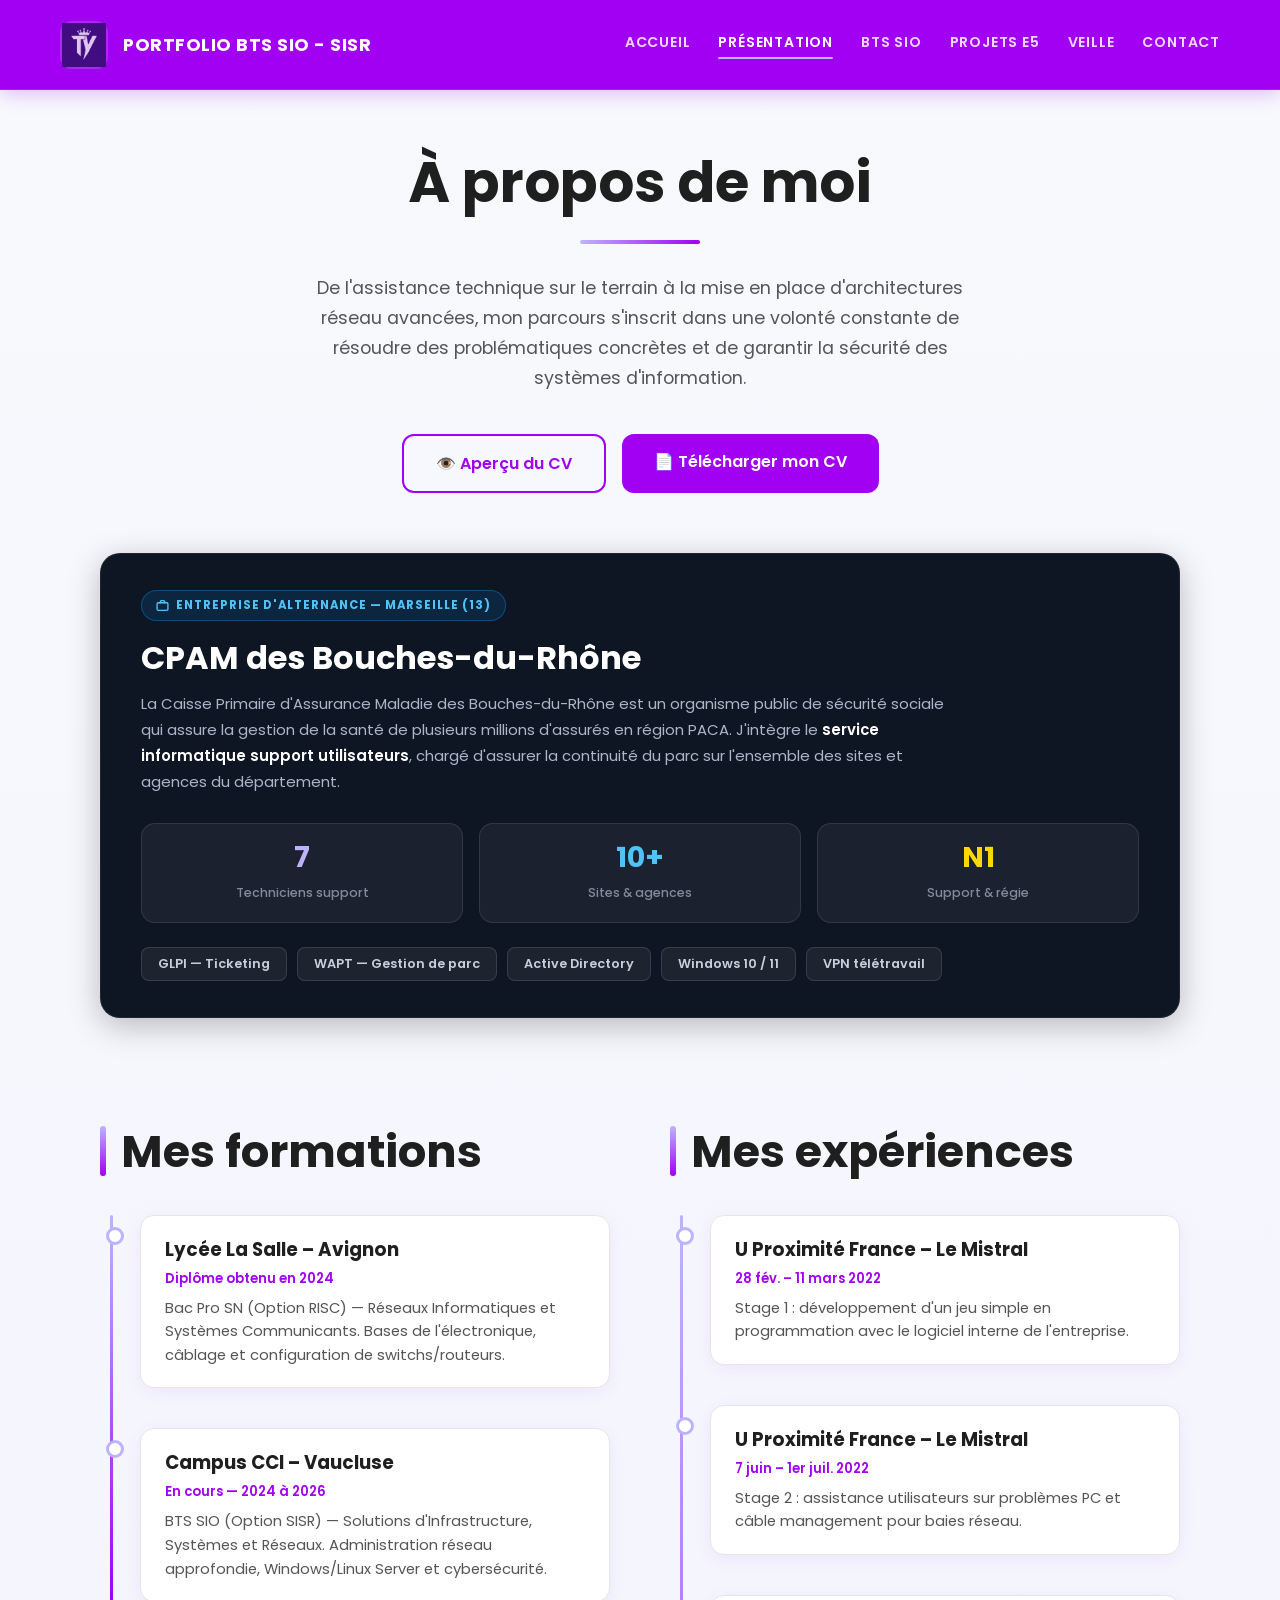
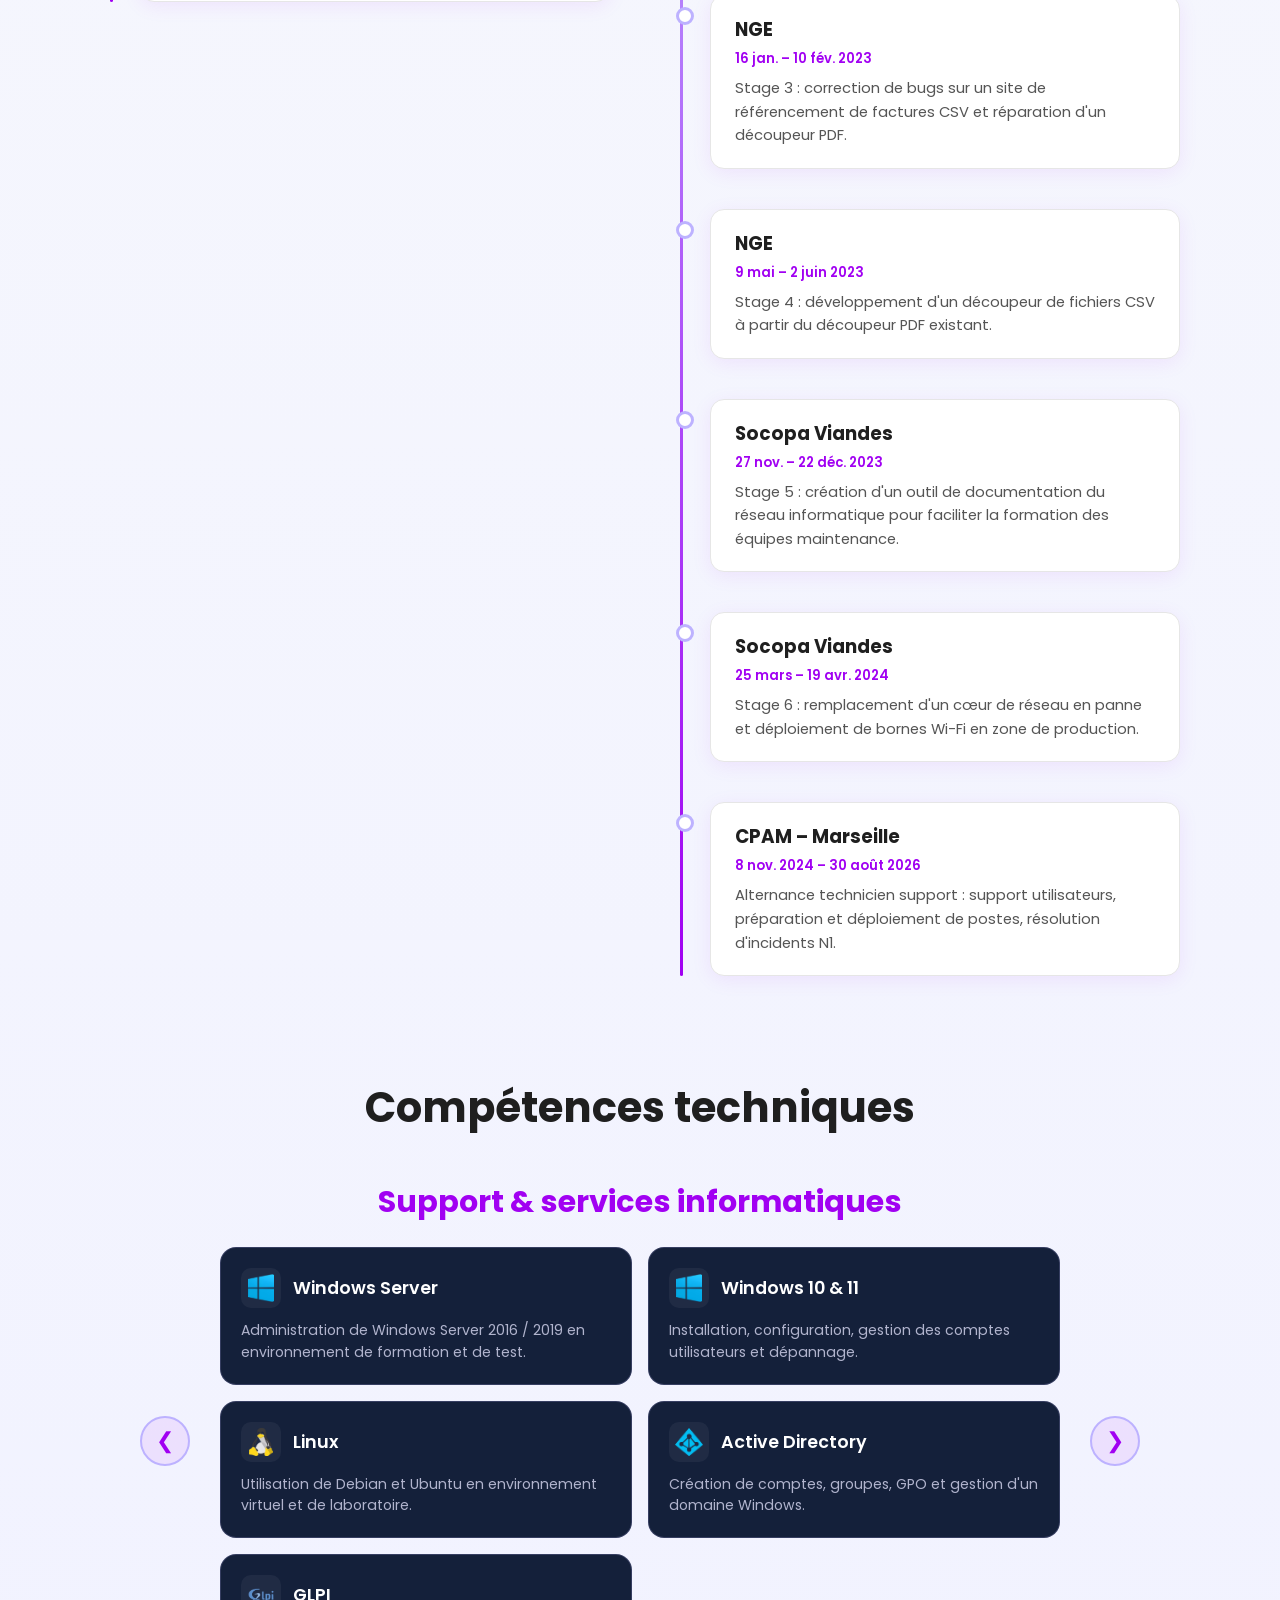
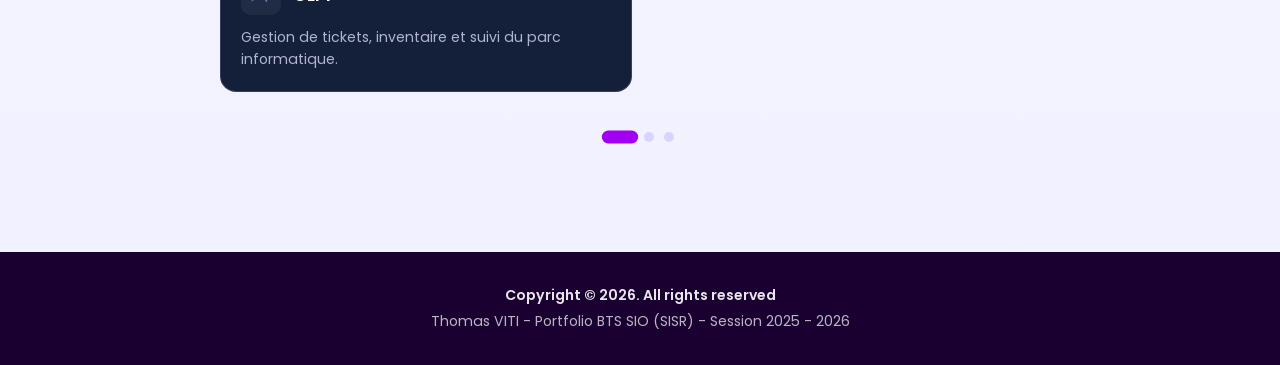
<file: presentation.html>
<!DOCTYPE html>
<html lang="fr">
<head>
    <meta charset="UTF-8">
    <meta name="viewport" content="width=device-width, initial-scale=1.0">
    <title>Présentation - Portfolio BTS SIO SISR</title>
    <link href="https://fonts.googleapis.com/css2?family=Poppins:wght@300;400;600;700&display=swap" rel="stylesheet">
    <link rel="stylesheet" href="style.css">
    <style>
        /* ===========================
           BLOC ENTREPRISE CPAM
           =========================== */
        .entreprise-block {
            background: #0f1623;
            border-radius: 20px;
            padding: 36px 40px;
            margin-bottom: 50px;
            border: 1px solid rgba(255,255,255,0.07);
            box-shadow: 0 8px 32px rgba(0,0,0,0.25);
        }

        .entreprise-badge {
            display: inline-flex;
            align-items: center;
            gap: 7px;
            background: rgba(9, 132, 227, 0.15);
            border: 1px solid rgba(9, 132, 227, 0.4);
            color: #4fc3f7;
            font-size: 0.72rem;
            font-weight: 700;
            letter-spacing: 1px;
            text-transform: uppercase;
            padding: 6px 14px;
            border-radius: 50px;
            margin-bottom: 18px;
        }

        .entreprise-nom {
            font-size: 2rem;
            font-weight: 700;
            color: #ffffff;
            margin-bottom: 14px;
            line-height: 1.2;
        }

        .entreprise-desc {
            font-size: 0.93rem;
            color: rgba(200, 210, 230, 0.85);
            line-height: 1.75;
            max-width: 820px;
            margin-bottom: 28px;
        }

        .entreprise-desc strong {
            color: #ffffff;
            font-weight: 600;
        }

        /* Stats */
        .entreprise-stats {
            display: flex;
            gap: 16px;
            margin-bottom: 24px;
            flex-wrap: wrap;
        }

        .entreprise-stat {
            background: rgba(255,255,255,0.05);
            border: 1px solid rgba(255,255,255,0.1);
            border-radius: 14px;
            padding: 18px 28px;
            text-align: center;
            min-width: 140px;
            flex: 1;
        }

        .entreprise-stat-value {
            display: block;
            font-size: 1.8rem;
            font-weight: 700;
            color: #bdb2ff;
            line-height: 1.1;
            margin-bottom: 5px;
        }

        .entreprise-stat:nth-child(2) .entreprise-stat-value { color: #4fc3f7; }
        .entreprise-stat:nth-child(3) .entreprise-stat-value { color: #ffd700; }

        .entreprise-stat-label {
            font-size: 0.78rem;
            color: rgba(200, 210, 230, 0.6);
            font-weight: 500;
        }

        /* Outils */
        .entreprise-outils {
            display: flex;
            flex-wrap: wrap;
            gap: 10px;
        }

        .entreprise-outil {
            background: rgba(255,255,255,0.06);
            border: 1px solid rgba(255,255,255,0.12);
            color: rgba(220, 225, 240, 0.9);
            font-size: 0.8rem;
            font-weight: 600;
            padding: 7px 16px;
            border-radius: 8px;
            transition: 0.2s ease;
        }

        .entreprise-outil:hover {
            background: rgba(189, 178, 255, 0.12);
            border-color: rgba(189, 178, 255, 0.4);
            color: #bdb2ff;
        }

        @media (max-width: 768px) {
            .entreprise-block { padding: 24px 20px; }
            .entreprise-nom { font-size: 1.5rem; }
            .entreprise-stat { min-width: 100px; padding: 14px 16px; }
        }
    </style>
</head>
<body>

    <header class="topbar" id="topbar">
        <a href="index.html" class="brand">
            <div class="logo-placeholder">
                <img src="logo1.png" alt="Logo Thomas VITI" class="logo">
            </div>
            <span class="brand-title">PORTFOLIO BTS SIO - SISR</span>
        </a>
        <nav class="navbar">
            <a href="index.html">ACCUEIL</a>
            <a href="presentation.html" class="active">PRÉSENTATION</a>
            <a href="btssio.html">BTS SIO</a>
            <a href="e5.html">PROJETS E5</a>
            <a href="veille.html">VEILLE</a>
            <a href="contact.html">CONTACT</a>
        </nav>
    </header>

    <main class="presentation-page">

        <!-- HERO À PROPOS -->
        <section class="about-hero reveal">
            <h1>À propos de moi</h1>
            <p>
                De l'assistance technique sur le terrain à la mise en place d'architectures
                réseau avancées, mon parcours s'inscrit dans une volonté constante de
                résoudre des problématiques concrètes et de garantir la sécurité des
                systèmes d'information.
            </p>
            <div class="cv-buttons">
                <button class="btn-cv-preview" onclick="openCVModal()">
                    👁️ Aperçu du CV
                </button>
                <a href="CV ThomasVITI.pdf" download class="btn-cv">
                    📄 Télécharger mon CV
                </a>
            </div>
        </section>

        <!-- MODALE APERÇU CV -->
        <div class="cv-modal" id="cvModal" onclick="closeCVModal(event)">
            <div class="cv-modal-box">
                <button class="cv-modal-close" onclick="closeCVModal()">✕</button>
                <iframe src="CV ThomasVITI.pdf" class="cv-iframe" title="Aperçu CV Thomas VITI"></iframe>
            </div>
        </div>

        <!-- BLOC ENTREPRISE CPAM -->
        <section class="entreprise-block reveal">

            <span class="entreprise-badge">
                <svg width="13" height="13" viewBox="0 0 24 24" fill="none" stroke="currentColor" stroke-width="2.5" stroke-linecap="round" stroke-linejoin="round"><rect x="2" y="7" width="20" height="14" rx="2"/><path d="M16 7V5a2 2 0 00-2-2h-4a2 2 0 00-2 2v2"/></svg>
                ENTREPRISE D'ALTERNANCE — MARSEILLE (13)
            </span>

            <h2 class="entreprise-nom">CPAM des Bouches-du-Rhône</h2>

            <p class="entreprise-desc">
                La Caisse Primaire d'Assurance Maladie des Bouches-du-Rhône est un organisme public de sécurité sociale qui assure la gestion de la santé de plusieurs millions d'assurés en région PACA. J'intègre le <strong>service informatique support utilisateurs</strong>, chargé d'assurer la continuité du parc sur l'ensemble des sites et agences du département.
            </p>

            <div class="entreprise-stats">
                <div class="entreprise-stat">
                    <span class="entreprise-stat-value">7</span>
                    <span class="entreprise-stat-label">Techniciens support</span>
                </div>
                <div class="entreprise-stat">
                    <span class="entreprise-stat-value">10+</span>
                    <span class="entreprise-stat-label">Sites & agences</span>
                </div>
                <div class="entreprise-stat">
                    <span class="entreprise-stat-value">N1</span>
                    <span class="entreprise-stat-label">Support & régie</span>
                </div>
            </div>

            <div class="entreprise-outils">
                <span class="entreprise-outil">GLPI — Ticketing</span>
                <span class="entreprise-outil">WAPT — Gestion de parc</span>
                <span class="entreprise-outil">Active Directory</span>
                <span class="entreprise-outil">Windows 10 / 11</span>
                <span class="entreprise-outil">VPN télétravail</span>
            </div>

        </section>

        <!-- PARCOURS 2 COLONNES -->
        <section class="parcours-section">
            <div class="parcours-grid">

                <!-- FORMATIONS -->
                <div class="parcours-col reveal">
                    <section class="timeline-section">
                        <h2>Mes formations</h2>
                        <div class="timeline">
                            <div class="timeline-item">
                                <div class="timeline-dot"></div>
                                <div class="timeline-content">
                                    <h3>Lycée La Salle – Avignon</h3>
                                    <span class="date">Diplôme obtenu en 2024</span>
                                    <p>Bac Pro SN (Option RISC) — Réseaux Informatiques et Systèmes Communicants. Bases de l'électronique, câblage et configuration de switchs/routeurs.</p>
                                </div>
                            </div>
                            <div class="timeline-item">
                                <div class="timeline-dot"></div>
                                <div class="timeline-content">
                                    <h3>Campus CCI – Vaucluse</h3>
                                    <span class="date">En cours — 2024 à 2026</span>
                                    <p>BTS SIO (Option SISR) — Solutions d'Infrastructure, Systèmes et Réseaux. Administration réseau approfondie, Windows/Linux Server et cybersécurité.</p>
                                </div>
                            </div>
                        </div>
                    </section>
                </div>

                <!-- EXPÉRIENCES -->
                <div class="parcours-col reveal">
                    <section class="timeline-section">
                        <h2>Mes expériences</h2>
                        <div class="timeline">
                            <div class="timeline-item">
                                <div class="timeline-dot"></div>
                                <div class="timeline-content">
                                    <h3>U Proximité France – Le Mistral</h3>
                                    <span class="date">28 fév. – 11 mars 2022</span>
                                    <p>Stage 1 : développement d'un jeu simple en programmation avec le logiciel interne de l'entreprise.</p>
                                </div>
                            </div>
                            <div class="timeline-item">
                                <div class="timeline-dot"></div>
                                <div class="timeline-content">
                                    <h3>U Proximité France – Le Mistral</h3>
                                    <span class="date">7 juin – 1er juil. 2022</span>
                                    <p>Stage 2 : assistance utilisateurs sur problèmes PC et câble management pour baies réseau.</p>
                                </div>
                            </div>
                            <div class="timeline-item">
                                <div class="timeline-dot"></div>
                                <div class="timeline-content">
                                    <h3>NGE</h3>
                                    <span class="date">16 jan. – 10 fév. 2023</span>
                                    <p>Stage 3 : correction de bugs sur un site de référencement de factures CSV et réparation d'un découpeur PDF.</p>
                                </div>
                            </div>
                            <div class="timeline-item">
                                <div class="timeline-dot"></div>
                                <div class="timeline-content">
                                    <h3>NGE</h3>
                                    <span class="date">9 mai – 2 juin 2023</span>
                                    <p>Stage 4 : développement d'un découpeur de fichiers CSV à partir du découpeur PDF existant.</p>
                                </div>
                            </div>
                            <div class="timeline-item">
                                <div class="timeline-dot"></div>
                                <div class="timeline-content">
                                    <h3>Socopa Viandes</h3>
                                    <span class="date">27 nov. – 22 déc. 2023</span>
                                    <p>Stage 5 : création d'un outil de documentation du réseau informatique pour faciliter la formation des équipes maintenance.</p>
                                </div>
                            </div>
                            <div class="timeline-item">
                                <div class="timeline-dot"></div>
                                <div class="timeline-content">
                                    <h3>Socopa Viandes</h3>
                                    <span class="date">25 mars – 19 avr. 2024</span>
                                    <p>Stage 6 : remplacement d'un cœur de réseau en panne et déploiement de bornes Wi-Fi en zone de production.</p>
                                </div>
                            </div>
                            <div class="timeline-item">
                                <div class="timeline-dot"></div>
                                <div class="timeline-content">
                                    <h3>CPAM – Marseille</h3>
                                    <span class="date">8 nov. 2024 – 30 août 2026</span>
                                    <p>Alternance technicien support : support utilisateurs, préparation et déploiement de postes, résolution d'incidents N1.</p>
                                </div>
                            </div>
                        </div>
                    </section>
                </div>

            </div>
        </section>


        <!-- COMPÉTENCES -->
        <section class="skills-carousel-section reveal">
            <h2>Compétences techniques</h2>

            <div class="skills-carousel">
                <button class="carousel-btn prev" onclick="changeSlide(-1)" aria-label="Précédent">&#10094;</button>

                <div class="carousel-window">
                    <div class="carousel-track">

                        <!-- Slide 1 -->
                        <div class="carousel-slide">
                            <h3>Support & services informatiques</h3>
                            <div class="skills-grid">
                                <div class="skill-card">
                                    <div class="skill-card-header">
                                        <img src="windows.png" alt="Windows Server">
                                        <h4>Windows Server</h4>
                                    </div>
                                    <p>Administration de Windows Server 2016 / 2019 en environnement de formation et de test.</p>
                                </div>
                                <div class="skill-card">
                                    <div class="skill-card-header">
                                        <img src="windows.png" alt="Windows">
                                        <h4>Windows 10 & 11</h4>
                                    </div>
                                    <p>Installation, configuration, gestion des comptes utilisateurs et dépannage.</p>
                                </div>
                                <div class="skill-card">
                                    <div class="skill-card-header">
                                        <img src="linux.png" alt="Linux">
                                        <h4>Linux</h4>
                                    </div>
                                    <p>Utilisation de Debian et Ubuntu en environnement virtuel et de laboratoire.</p>
                                </div>
                                <div class="skill-card">
                                    <div class="skill-card-header">
                                        <img src="ad.png" alt="Active Directory">
                                        <h4>Active Directory</h4>
                                    </div>
                                    <p>Création de comptes, groupes, GPO et gestion d'un domaine Windows.</p>
                                </div>
                                <div class="skill-card">
                                    <div class="skill-card-header">
                                        <img src="glpi.png" alt="GLPI">
                                        <h4>GLPI</h4>
                                    </div>
                                    <p>Gestion de tickets, inventaire et suivi du parc informatique.</p>
                                </div>
                            </div>
                        </div>

                        <!-- Slide 2 -->
                        <div class="carousel-slide">
                            <h3>Systèmes et réseaux</h3>
                            <div class="skills-grid">
                                <div class="skill-card">
                                    <div class="skill-card-header">
                                        <img src="proxmox.png" alt="Proxmox">
                                        <h4>Proxmox</h4>
                                    </div>
                                    <p>Virtualisation et gestion de machines virtuelles dans un environnement de test.</p>
                                </div>
                                <div class="skill-card">
                                    <div class="skill-card-header">
                                        <img src="cisco.png" alt="Cisco">
                                        <h4>Cisco</h4>
                                    </div>
                                    <p>Configuration de base des équipements réseau en environnement pédagogique.</p>
                                </div>
                                <div class="skill-card">
                                    <div class="skill-card-header">
                                        <img src="virtualbox.png" alt="VirtualBox">
                                        <h4>VirtualBox</h4>
                                    </div>
                                    <p>Création et utilisation de machines virtuelles pour les tests systèmes et réseau.</p>
                                </div>
                                <div class="skill-card">
                                    <div class="skill-card-header">
                                        <img src="dns.png" alt="DNS">
                                        <h4>DNS</h4>
                                    </div>
                                    <p>Compréhension et mise en place du service de résolution de noms.</p>
                                </div>
                                <div class="skill-card">
                                    <div class="skill-card-header">
                                        <img src="dhcp.png" alt="DHCP">
                                        <h4>DHCP</h4>
                                    </div>
                                    <p>Configuration du service d'attribution automatique d'adresses IP.</p>
                                </div>
                            </div>
                        </div>

                        <!-- Slide 3 -->
                        <div class="carousel-slide">
                            <h3>Cybersécurité des services</h3>
                            <div class="skills-grid">
                                <div class="skill-card">
                                    <div class="skill-card-header">
                                        <img src="wireshark.png" alt="Wireshark">
                                        <h4>Wireshark</h4>
                                    </div>
                                    <p>Analyse de trafic réseau et observation des échanges entre équipements.</p>
                                </div>
                                <div class="skill-card">
                                    <div class="skill-card-header">
                                        <img src="kali.png" alt="Kali Linux">
                                        <h4>Kali Linux</h4>
                                    </div>
                                    <p>Découverte d'outils liés à la cybersécurité et à l'audit technique.</p>
                                </div>
                                <div class="skill-card">
                                    <div class="skill-card-header">
                                        <img src="firewall.png" alt="Pare-feu">
                                        <h4>Pare-feu</h4>
                                    </div>
                                    <p>Notions de filtrage réseau, protection des accès et sécurisation de base.</p>
                                </div>
                                <div class="skill-card">
                                    <div class="skill-card-header">
                                        <img src="vpn.png" alt="VPN">
                                        <h4>VPN</h4>
                                    </div>
                                    <p>Compréhension du fonctionnement d'un accès distant sécurisé.</p>
                                </div>
                            </div>
                        </div>

                    </div>
                </div>

                <button class="carousel-btn next" onclick="changeSlide(1)" aria-label="Suivant">&#10095;</button>
            </div>

            <div class="carousel-dots">
                <span class="dot active" onclick="goToSlide(0)"></span>
                <span class="dot" onclick="goToSlide(1)"></span>
                <span class="dot" onclick="goToSlide(2)"></span>
            </div>
        </section>

    </main>

    <footer class="footer">
        <p>Copyright © 2026. All rights reserved</p>
        <p>Thomas VITI - Portfolio BTS SIO (SISR) - Session 2025 - 2026</p>
    </footer>

    <script>
        function openCVModal() {
            const modal = document.getElementById('cvModal');
            modal.classList.add('active');
            document.body.style.overflow = 'hidden';
        }

        function closeCVModal(e) {
            if (!e || e.target === document.getElementById('cvModal') || e.currentTarget.classList.contains('cv-modal-close')) {
                document.getElementById('cvModal').classList.remove('active');
                document.body.style.overflow = '';
            }
        }

        document.addEventListener('keydown', e => {
            if (e.key === 'Escape') closeCVModal();
        });

        let currentSlide = 0;
        const track = document.querySelector(".carousel-track");
        const slides = document.querySelectorAll(".carousel-slide");
        const dots = document.querySelectorAll(".dot");

        function updateCarousel() {
            track.style.transform = `translateX(-${currentSlide * 100}%)`;
            dots.forEach(d => d.classList.remove("active"));
            if (dots[currentSlide]) dots[currentSlide].classList.add("active");
        }

        function changeSlide(dir) {
            currentSlide = (currentSlide + dir + slides.length) % slides.length;
            updateCarousel();
        }

        function goToSlide(i) {
            currentSlide = i;
            updateCarousel();
        }

        updateCarousel();

        // Header scroll
        window.addEventListener('scroll', () => {
            document.getElementById('topbar').classList.toggle('scrolled', window.scrollY > 50);
        });

        // Reveal
        const observer = new IntersectionObserver(entries => {
            entries.forEach(e => { if (e.isIntersecting) e.target.classList.add('visible'); });
        }, { threshold: 0.1 });
        document.querySelectorAll('.reveal').forEach(r => observer.observe(r));
    </script>
</body>
</html>
</file>
<file: style.css>
/* =========================
   RESET DE BASE
   ========================= */
*, *::before, *::after {
    margin: 0;
    padding: 0;
    box-sizing: border-box;
}

/* =========================
   COULEURS PRINCIPALES
   ========================= */
:root {
    --couleur-fond: #f8f9fc;
    --couleur-blanc: #ffffff;
    --couleur-texte: #1f1f1f;
    --couleur-texte-secondaire: #555555;
    --couleur-accent: #bdb2ff;
    --couleur-accent-hover: #a79af7;
    --couleur-accent-dark: #8b7fe8;
    --couleur-bordure: #e6e6e6;
    --couleur-header: #a100f2;
    --shadow-card: 0 4px 20px rgba(161, 0, 242, 0.08);
    --shadow-hover: 0 8px 30px rgba(161, 0, 242, 0.15);
    --transition: 0.3s cubic-bezier(0.4, 0, 0.2, 1);
}

/* =========================
   STYLE GENERAL
   ========================= */
html {
    scroll-behavior: smooth;
}

body {
    font-family: 'Poppins', sans-serif;
    background-color: var(--couleur-fond);
    color: var(--couleur-texte);
    -webkit-font-smoothing: antialiased;
    -moz-osx-font-smoothing: grayscale;
    background: linear-gradient(180deg, #f8f9fc 0%, #f1f2ff 100%);
    min-height: 100vh;
}

/* =========================
   ANIMATIONS GLOBALES
   ========================= */
@keyframes fadeUp {
    from { opacity: 0; transform: translateY(30px); }
    to   { opacity: 1; transform: translateY(0); }
}

@keyframes fadeIn {
    from { opacity: 0; }
    to   { opacity: 1; }
}

@keyframes slideInLeft {
    from { opacity: 0; transform: translateX(-30px); }
    to   { opacity: 1; transform: translateX(0); }
}

@keyframes slideInRight {
    from { opacity: 0; transform: translateX(30px); }
    to   { opacity: 1; transform: translateX(0); }
}

@keyframes pulse {
    0%, 100% { transform: scale(1); }
    50%       { transform: scale(1.05); }
}

.reveal {
    opacity: 0;
    transform: translateY(30px);
    transition: opacity 0.7s ease, transform 0.7s ease;
}

.reveal.visible {
    opacity: 1;
    transform: translateY(0);
}

/* =========================
   HEADER
   ========================= */
.topbar {
    position: fixed;
    top: 0;
    left: 0;
    width: 100%;
    height: 90px;
    background-color: var(--couleur-header);
    border-bottom: 1px solid rgba(255,255,255,0.1);
    display: flex;
    justify-content: space-between;
    align-items: center;
    padding: 0 60px;
    z-index: 1000;
    box-shadow: 0 2px 20px rgba(161, 0, 242, 0.3);
    transition: height var(--transition), box-shadow var(--transition);
}

.topbar.scrolled {
    height: 70px;
    box-shadow: 0 4px 30px rgba(161, 0, 242, 0.4);
}

/* =========================
   PARTIE GAUCHE : LOGO + TITRE
   ========================= */
.brand {
    display: flex;
    align-items: center;
    gap: 15px;
    text-decoration: none;
    color: #ffffff;
}

.brand-title {
    font-size: 1.1rem;
    font-weight: 700;
    letter-spacing: 0.5px;
    color: #ffffff;
}

.logo-placeholder {
    width: 48px;
    height: 48px;
    background-color: rgba(255,255,255,0.15);
    border-radius: 12px;
    display: flex;
    align-items: center;
    justify-content: center;
    font-weight: bold;
    font-size: 1rem;
    transition: var(--transition);
}

.logo-placeholder:hover {
    background-color: rgba(255,255,255,0.25);
    transform: rotate(-5deg);
}

.logo {
    width: 44px;
    height: 44px;
    object-fit: contain;
}

/* =========================
   NAVIGATION
   ========================= */
.navbar {
    display: flex;
    align-items: center;
    gap: 28px;
}

.navbar a {
    text-decoration: none;
    color: rgba(255,255,255,0.85);
    font-size: 0.88rem;
    font-weight: 600;
    letter-spacing: 0.8px;
    transition: var(--transition);
    position: relative;
    padding-bottom: 4px;
}

.navbar a:hover {
    color: #ffffff;
}

.navbar a::after {
    content: "";
    position: absolute;
    left: 0;
    bottom: -2px;
    width: 0;
    height: 2px;
    background-color: var(--couleur-accent);
    transition: width var(--transition);
    border-radius: 2px;
}

.navbar a:hover::after,
.navbar a.active::after {
    width: 100%;
}

.navbar a.active {
    color: #ffffff;
}

/* =========================
   ÉLÉMENTS GÉNÉRAUX
   ========================= */
.nom {
    color: var(--couleur-accent);
    font-weight: 600;
}

/* =========================
   HERO - ACCUEIL
   ========================= */
.hero {
    min-height: 100vh;
    display: flex;
    align-items: center;
    justify-content: space-between;
    gap: 80px;
    padding: 140px 100px 60px 100px;
    width: 100%;
}

.hero-text {
    flex: 1.2;
    opacity: 0;
    transform: translateY(30px);
    animation: fadeUp 0.9s ease 0.2s forwards;
}

.hero-text::after {
    content: "";
    display: block;
    width: 70px;
    height: 4px;
    background: linear-gradient(90deg, var(--couleur-accent), var(--couleur-header));
    margin-top: 30px;
    border-radius: 4px;
}

.hero h1 {
    font-size: 3.4rem;
    margin-bottom: 20px;
    line-height: 1.1;
}

.hero h2 {
    font-size: 1.2rem;
    font-weight: 400;
    color: var(--couleur-texte-secondaire);
    max-width: 850px;
    line-height: 1.7;
}

.hero-badges {
    display: flex;
    flex-wrap: wrap;
    gap: 12px;
    margin-top: 30px;
}

.badge {
    display: inline-flex;
    align-items: center;
    gap: 6px;
    padding: 8px 16px;
    background: rgba(189, 178, 255, 0.15);
    border: 1px solid rgba(189, 178, 255, 0.4);
    border-radius: 50px;
    font-size: 0.82rem;
    font-weight: 600;
    color: var(--couleur-accent-dark);
    transition: var(--transition);
}

.badge:hover {
    background: rgba(189, 178, 255, 0.25);
    transform: translateY(-2px);
}

.hero-cta {
    display: flex;
    gap: 16px;
    margin-top: 36px;
    flex-wrap: wrap;
}

.btn-primary {
    padding: 14px 32px;
    background-color: var(--couleur-header);
    color: white;
    text-decoration: none;
    border-radius: 12px;
    font-weight: 600;
    font-size: 0.95rem;
    transition: var(--transition);
    border: none;
    cursor: pointer;
}

.btn-primary:hover {
    transform: translateY(-3px);
    box-shadow: 0 10px 25px rgba(161, 0, 242, 0.35);
}

.btn-secondary {
    padding: 14px 32px;
    background-color: transparent;
    color: var(--couleur-header);
    text-decoration: none;
    border-radius: 12px;
    font-weight: 600;
    font-size: 0.95rem;
    transition: var(--transition);
    border: 2px solid var(--couleur-header);
    cursor: pointer;
}

.btn-secondary:hover {
    background-color: var(--couleur-header);
    color: white;
    transform: translateY(-3px);
}

/* =========================
   IMAGE A DROITE - ACCUEIL
   ========================= */
.hero-image {
    flex: 1;
    display: flex;
    justify-content: flex-end;
    opacity: 0;
    animation: fadeIn 1s ease 0.5s forwards;
}

.hero-image img {
    width: 420px;
    height: 420px;
    object-fit: cover;
    border-radius: 50%;
    border: 4px solid var(--couleur-accent);
    box-shadow: 0 20px 60px rgba(161, 0, 242, 0.2);
    transition: 0.5s ease;
}

.hero-image img:hover {
    transform: scale(1.04) rotate(2deg);
    box-shadow: 0 25px 70px rgba(161, 0, 242, 0.3);
}

/* =========================
   STATS - ACCUEIL
   ========================= */
.hero-stats {
    display: grid;
    grid-template-columns: repeat(3, 1fr);
    gap: 20px;
    margin-top: 50px;
    padding: 0 100px 60px 100px;
}

.stat-card {
    background: var(--couleur-blanc);
    border-radius: 16px;
    padding: 24px;
    text-align: center;
    border: 1px solid var(--couleur-bordure);
    box-shadow: var(--shadow-card);
    transition: var(--transition);
}

.stat-card:hover {
    transform: translateY(-5px);
    box-shadow: var(--shadow-hover);
}

.stat-number {
    font-size: 2.2rem;
    font-weight: 700;
    color: var(--couleur-header);
    display: block;
}

.stat-label {
    font-size: 0.85rem;
    color: var(--couleur-texte-secondaire);
    margin-top: 4px;
}

/* =========================
   PAGE PRÉSENTATION
   ========================= */
.presentation-page {
    padding: 140px 100px 60px 100px;
}

.about-hero {
    min-height: 30vh;
    display: flex;
    flex-direction: column;
    justify-content: center;
    align-items: center;
    text-align: center;
    padding-bottom: 60px;
}

.about-hero h1 {
    font-size: 3.5rem;
    margin-bottom: 30px;
    color: var(--couleur-texte);
}

.about-hero h1::after {
    content: "";
    display: block;
    width: 120px;
    height: 4px;
    background: linear-gradient(90deg, var(--couleur-accent), var(--couleur-header));
    margin: 15px auto 0;
    border-radius: 10px;
}

.about-hero p {
    font-size: 1.1rem;
    color: var(--couleur-texte-secondaire);
    max-width: 700px;
    line-height: 1.7;
}

/* =========================
   BOUTONS CV
   ========================= */
.cv-buttons {
    display: flex;
    gap: 16px;
    margin-top: 40px;
    flex-wrap: wrap;
    justify-content: center;
}

.btn-cv-preview {
    padding: 15px 32px;
    background-color: transparent;
    color: var(--couleur-header);
    border: 2px solid var(--couleur-header);
    border-radius: 12px;
    font-family: 'Poppins', sans-serif;
    font-weight: 600;
    font-size: 1rem;
    cursor: pointer;
    transition: var(--transition);
    display: inline-block;
}

.btn-cv-preview:hover {
    background-color: var(--couleur-header);
    color: white;
    transform: translateY(-3px);
    box-shadow: 0 12px 28px rgba(161, 0, 242, 0.35);
}

.btn-cv {
    padding: 15px 32px;
    background-color: var(--couleur-header);
    color: white;
    text-decoration: none;
    border-radius: 12px;
    font-weight: 600;
    font-size: 1rem;
    transition: var(--transition);
    display: inline-block;
}

.btn-cv:hover {
    transform: translateY(-3px);
    box-shadow: 0 12px 28px rgba(161, 0, 242, 0.35);
    background-color: var(--couleur-accent-dark);
}

/* =========================
   MODALE APERÇU CV
   ========================= */
.cv-modal {
    display: none;
    position: fixed;
    inset: 0;
    background: rgba(10, 0, 30, 0.75);
    backdrop-filter: blur(6px);
    z-index: 2000;
    align-items: center;
    justify-content: center;
    padding: 20px;
}

.cv-modal.active {
    display: flex;
}

.cv-modal-box {
    position: relative;
    width: 100%;
    max-width: 820px;
    height: 90vh;
    background: var(--couleur-blanc);
    border-radius: 20px;
    overflow: hidden;
    box-shadow: 0 30px 80px rgba(161, 0, 242, 0.3);
    animation: fadeUp 0.35s ease forwards;
}

.cv-modal-close {
    position: absolute;
    top: 14px;
    right: 14px;
    width: 36px;
    height: 36px;
    border-radius: 50%;
    border: none;
    background: var(--couleur-header);
    color: white;
    font-size: 1rem;
    font-weight: 700;
    cursor: pointer;
    z-index: 10;
    display: flex;
    align-items: center;
    justify-content: center;
    transition: var(--transition);
}

.cv-modal-close:hover {
    background: #7b00c0;
    transform: scale(1.1);
}

.cv-iframe {
    width: 100%;
    height: 100%;
    border: none;
    display: block;
}



/* =========================
   CARROUSEL COMPÉTENCES
   ========================= */
.skills-carousel-section {
    margin-top: 60px;
    margin-bottom: 50px;
    text-align: center;
}

.skills-carousel-section h2 {
    font-size: 2.6rem;
    margin-bottom: 30px;
    color: var(--couleur-texte);
}

.skills-carousel {
    display: flex;
    align-items: center;
    justify-content: center;
    gap: 20px;
}

.carousel-window {
    width: 100%;
    max-width: 860px;
    overflow: hidden;
    border-radius: 20px;
}

.carousel-track {
    display: flex;
    transition: transform 0.5s cubic-bezier(0.4, 0, 0.2, 1);
    will-change: transform;
}

.carousel-slide {
    min-width: 100%;
    flex: 0 0 100%;
    background-color: transparent;
    border-radius: 20px;
    padding: 10px 10px 20px 10px;
    text-align: left;
}

.carousel-slide h3 {
    font-size: 1.9rem;
    margin-bottom: 22px;
    color: var(--couleur-header);
    text-align: center;
}

/* =========================
   GRILLE & CARTES COMPÉTENCES
   ========================= */
.skills-grid {
    display: grid;
    grid-template-columns: repeat(2, 1fr);
    gap: 16px;
}

.skill-card {
    background: #14203a;
    border: 1px solid rgba(189, 178, 255, 0.2);
    border-radius: 16px;
    padding: 20px;
    transition: var(--transition);
}

.skill-card:hover {
    border-color: rgba(189, 178, 255, 0.5);
    transform: translateY(-3px);
    box-shadow: 0 8px 24px rgba(161, 0, 242, 0.2);
}

.skill-card-header {
    display: flex;
    align-items: center;
    gap: 12px;
    margin-bottom: 12px;
}

.skill-card-header img {
    width: 40px;
    height: 40px;
    object-fit: contain;
    background-color: rgba(255, 255, 255, 0.05);
    padding: 6px;
    border-radius: 10px;
    flex-shrink: 0;
}

.skill-card-header h4 {
    font-size: 1.1rem;
    color: #ffffff;
    margin: 0;
    font-weight: 600;
}

.skill-card p {
    color: rgba(230, 230, 255, 0.75);
    line-height: 1.55;
    font-size: 0.88rem;
    margin: 0;
}

/* Boutons carrousel */
.carousel-btn {
    background: rgba(161, 0, 242, 0.08);
    border: 2px solid var(--couleur-accent);
    font-size: 1.4rem;
    color: var(--couleur-header);
    cursor: pointer;
    transition: var(--transition);
    width: 50px;
    height: 50px;
    border-radius: 50%;
    display: flex;
    align-items: center;
    justify-content: center;
    flex-shrink: 0;
}

.carousel-btn:hover {
    background: var(--couleur-header);
    color: white;
    border-color: var(--couleur-header);
    transform: scale(1.1);
}

/* Dots */
.carousel-dots {
    margin-top: 20px;
    display: flex;
    justify-content: center;
    gap: 10px;
}

.dot {
    width: 10px;
    height: 10px;
    background-color: #d9d3ff;
    border-radius: 50%;
    display: inline-block;
    cursor: pointer;
    transition: var(--transition);
}

.dot.active {
    background-color: var(--couleur-header);
    transform: scale(1.3);
    width: 28px;
    border-radius: 5px;
}

/* =========================
   PARCOURS (2 COLONNES)
   ========================= */
.parcours-section { margin-top: 20px; }

.parcours-grid {
    display: flex;
    gap: 60px;
    align-items: flex-start;
}

.parcours-col { flex: 1; min-width: 0; }

/* =========================
   TIMELINE
   ========================= */
.timeline-section { margin-top: 50px; }

.timeline-section h2 {
    font-size: 2.8rem;
    margin-bottom: 30px;
    color: var(--couleur-texte);
    display: flex;
    align-items: center;
    gap: 15px;
}

.timeline-section h2::before {
    content: "";
    display: inline-block;
    width: 6px;
    height: 50px;
    background: linear-gradient(180deg, var(--couleur-accent), var(--couleur-header));
    border-radius: 10px;
    flex-shrink: 0;
}

.timeline {
    position: relative;
    padding-left: 40px;
}

.timeline::before {
    content: "";
    position: absolute;
    left: 10px;
    top: 0;
    width: 3px;
    height: 100%;
    background: linear-gradient(180deg, var(--couleur-accent), var(--couleur-header));
    border-radius: 3px;
}

.timeline-item {
    position: relative;
    margin-bottom: 40px;
}

.timeline-dot {
    position: absolute;
    left: -34px;
    top: 12px;
    width: 18px;
    height: 18px;
    background-color: var(--couleur-blanc);
    border: 3px solid var(--couleur-accent);
    border-radius: 50%;
    transition: var(--transition);
}

.timeline-item:hover .timeline-dot {
    background-color: var(--couleur-header);
    border-color: var(--couleur-header);
    transform: scale(1.2);
}

.timeline-content {
    background: var(--couleur-blanc);
    border-radius: 14px;
    padding: 20px 24px;
    border: 1px solid var(--couleur-bordure);
    box-shadow: var(--shadow-card);
    transition: var(--transition);
}

.timeline-content:hover {
    transform: translateX(5px);
    box-shadow: var(--shadow-hover);
    border-color: rgba(189, 178, 255, 0.5);
}

.timeline-content h3 {
    font-size: 1.15rem;
    margin-bottom: 6px;
    color: var(--couleur-texte);
}

.timeline-content .date {
    font-size: 0.82rem;
    color: var(--couleur-header);
    display: block;
    margin-bottom: 8px;
    font-weight: 600;
}

.timeline-content p {
    color: var(--couleur-texte-secondaire);
    line-height: 1.6;
    font-size: 0.92rem;
}

/* =========================
   SECTION OBJECTIFS
   ========================= */
.presentation-section {
    background-color: var(--couleur-blanc);
    padding: 32px 36px;
    margin-bottom: 30px;
    border-radius: 20px;
    box-shadow: var(--shadow-card);
    border: 1px solid var(--couleur-bordure);
}

.presentation-section h2 {
    font-size: 1.8rem;
    margin-bottom: 15px;
    color: var(--couleur-header);
}

.presentation-section p {
    font-size: 1.05rem;
    line-height: 1.8;
    color: var(--couleur-texte-secondaire);
    margin-bottom: 15px;
}

.presentation-section p:last-child { margin-bottom: 0; }

/* =========================
   PAGE BTS SIO
   ========================= */
.btssio-page {
    padding: 140px 100px 60px 100px;
}

.page-hero {
    text-align: center;
    padding-bottom: 60px;
}

.page-hero h1 {
    font-size: 3.2rem;
    margin-bottom: 20px;
}

.page-hero h1::after {
    content: "";
    display: block;
    width: 100px;
    height: 4px;
    background: linear-gradient(90deg, var(--couleur-accent), var(--couleur-header));
    margin: 16px auto 0;
    border-radius: 4px;
}

.page-hero p {
    font-size: 1.1rem;
    color: var(--couleur-texte-secondaire);
    max-width: 750px;
    margin: 0 auto;
    line-height: 1.7;
}

.btssio-grid {
    display: grid;
    grid-template-columns: 1fr 1fr;
    gap: 30px;
    margin-bottom: 50px;
}

.info-card {
    background: var(--couleur-blanc);
    border-radius: 20px;
    padding: 32px;
    border: 1px solid var(--couleur-bordure);
    box-shadow: var(--shadow-card);
    transition: var(--transition);
}

.info-card:hover {
    transform: translateY(-5px);
    box-shadow: var(--shadow-hover);
}

.info-card-icon {
    width: 52px;
    height: 52px;
    background: linear-gradient(135deg, rgba(161,0,242,0.12), rgba(189,178,255,0.2));
    border-radius: 14px;
    display: flex;
    align-items: center;
    justify-content: center;
    font-size: 1.5rem;
    margin-bottom: 18px;
}

.info-card h3 {
    font-size: 1.3rem;
    margin-bottom: 12px;
    color: var(--couleur-texte);
}

.info-card p {
    color: var(--couleur-texte-secondaire);
    line-height: 1.7;
    font-size: 0.95rem;
}

.options-grid {
    display: grid;
    grid-template-columns: 1fr 1fr;
    gap: 24px;
    margin-bottom: 50px;
}

.option-card {
    background: var(--couleur-blanc);
    border-radius: 20px;
    padding: 32px;
    border: 1px solid var(--couleur-bordure);
    box-shadow: var(--shadow-card);
    transition: var(--transition);
    position: relative;
    overflow: hidden;
}

.option-card::before {
    content: "";
    position: absolute;
    top: 0;
    left: 0;
    right: 0;
    height: 4px;
    background: var(--couleur-bordure);
    transition: var(--transition);
}

.option-card.active-option::before {
    background: linear-gradient(90deg, var(--couleur-accent), var(--couleur-header));
}

.option-card:hover {
    transform: translateY(-4px);
    box-shadow: var(--shadow-hover);
}

.option-badge {
    display: inline-block;
    padding: 4px 12px;
    background: rgba(161, 0, 242, 0.1);
    color: var(--couleur-header);
    border-radius: 50px;
    font-size: 0.75rem;
    font-weight: 700;
    margin-bottom: 14px;
    text-transform: uppercase;
    letter-spacing: 0.5px;
}

.option-badge.active-badge {
    background: var(--couleur-header);
    color: white;
}

.option-card h3 {
    font-size: 1.25rem;
    margin-bottom: 10px;
}

.option-card p {
    color: var(--couleur-texte-secondaire);
    font-size: 0.93rem;
    line-height: 1.6;
}

.matieres-section {
    background: var(--couleur-blanc);
    border-radius: 20px;
    padding: 40px;
    margin-bottom: 40px;
    border: 1px solid var(--couleur-bordure);
    box-shadow: var(--shadow-card);
}

.matieres-section h2 {
    font-size: 2rem;
    margin-bottom: 30px;
    color: var(--couleur-texte);
    display: flex;
    align-items: center;
    gap: 12px;
}

.matieres-section h2::before {
    content: "";
    display: inline-block;
    width: 5px;
    height: 36px;
    background: linear-gradient(180deg, var(--couleur-accent), var(--couleur-header));
    border-radius: 4px;
}

.matieres-grid {
    display: grid;
    grid-template-columns: repeat(3, 1fr);
    gap: 16px;
}

.matiere-item {
    background: var(--couleur-fond);
    border-radius: 12px;
    padding: 16px 20px;
    border: 1px solid var(--couleur-bordure);
    transition: var(--transition);
    display: flex;
    align-items: center;
    gap: 10px;
}

.matiere-item:hover {
    background: rgba(189, 178, 255, 0.1);
    border-color: rgba(189, 178, 255, 0.5);
    transform: translateX(4px);
}

.matiere-item::before {
    content: "";
    display: inline-block;
    width: 8px;
    height: 8px;
    background: var(--couleur-accent);
    border-radius: 50%;
    flex-shrink: 0;
}

.matiere-item span {
    font-size: 0.9rem;
    font-weight: 500;
    color: var(--couleur-texte);
}

/* =========================
   PAGE PROJETS E4
   ========================= */
.e4-page {
    padding: 140px 100px 60px 100px;
}

.projets-grid {
    display: grid;
    grid-template-columns: repeat(2, 1fr);
    gap: 30px;
    margin-top: 40px;
}

.projet-card {
    background: var(--couleur-blanc);
    border-radius: 20px;
    overflow: hidden;
    border: 1px solid var(--couleur-bordure);
    box-shadow: var(--shadow-card);
    transition: var(--transition);
    display: flex;
    flex-direction: column;
}

.projet-card:hover {
    transform: translateY(-8px);
    box-shadow: var(--shadow-hover);
}

.projet-header {
    background: linear-gradient(135deg, var(--couleur-header), #7b00c0);
    padding: 28px;
    color: white;
}

.projet-numero {
    font-size: 0.75rem;
    font-weight: 700;
    letter-spacing: 2px;
    text-transform: uppercase;
    opacity: 0.7;
    margin-bottom: 8px;
}

.projet-header h3 {
    font-size: 1.35rem;
    font-weight: 700;
}

.projet-body {
    padding: 28px;
    flex: 1;
    display: flex;
    flex-direction: column;
    gap: 16px;
}

.projet-tags {
    display: flex;
    flex-wrap: wrap;
    gap: 8px;
}

.tag {
    padding: 5px 12px;
    background: rgba(189, 178, 255, 0.15);
    border: 1px solid rgba(189, 178, 255, 0.4);
    border-radius: 50px;
    font-size: 0.78rem;
    font-weight: 600;
    color: var(--couleur-accent-dark);
}

.projet-description {
    color: var(--couleur-texte-secondaire);
    line-height: 1.7;
    font-size: 0.93rem;
    flex: 1;
}

.projet-competences {
    margin-top: auto;
}

.projet-competences h4 {
    font-size: 0.85rem;
    color: var(--couleur-texte-secondaire);
    margin-bottom: 8px;
    font-weight: 600;
    text-transform: uppercase;
    letter-spacing: 0.5px;
}

.comp-list {
    display: flex;
    flex-direction: column;
    gap: 6px;
}

.comp-item {
    display: flex;
    align-items: center;
    gap: 8px;
    font-size: 0.88rem;
    color: var(--couleur-texte);
}

.comp-item::before {
    content: "✓";
    color: var(--couleur-header);
    font-weight: bold;
    font-size: 0.75rem;
}

/* =========================
   PAGE VEILLE
   ========================= */
.veille-page {
    padding: 140px 100px 60px 100px;
}

.veille-intro {
    background: var(--couleur-blanc);
    border-radius: 20px;
    padding: 36px;
    margin-bottom: 40px;
    border: 1px solid var(--couleur-bordure);
    box-shadow: var(--shadow-card);
}

.veille-intro h2 {
    font-size: 1.6rem;
    margin-bottom: 14px;
    color: var(--couleur-header);
}

.veille-intro p {
    color: var(--couleur-texte-secondaire);
    line-height: 1.7;
    font-size: 0.97rem;
}

.veille-grid {
    display: grid;
    grid-template-columns: repeat(2, 1fr);
    gap: 28px;
    margin-bottom: 50px;
}

.veille-card {
    background: var(--couleur-blanc);
    border-radius: 20px;
    padding: 32px;
    border: 1px solid var(--couleur-bordure);
    box-shadow: var(--shadow-card);
    transition: var(--transition);
}

.veille-card:hover {
    transform: translateY(-5px);
    box-shadow: var(--shadow-hover);
}

.veille-card-header {
    display: flex;
    align-items: flex-start;
    gap: 16px;
    margin-bottom: 16px;
}

.veille-icon {
    width: 48px;
    height: 48px;
    background: linear-gradient(135deg, rgba(161,0,242,0.12), rgba(189,178,255,0.2));
    border-radius: 12px;
    display: flex;
    align-items: center;
    justify-content: center;
    font-size: 1.4rem;
    flex-shrink: 0;
}

.veille-card h3 {
    font-size: 1.2rem;
    margin-bottom: 4px;
    color: var(--couleur-texte);
}

.veille-date {
    font-size: 0.8rem;
    color: var(--couleur-header);
    font-weight: 600;
}

.veille-card p {
    color: var(--couleur-texte-secondaire);
    line-height: 1.6;
    font-size: 0.92rem;
}

.sources-section {
    background: var(--couleur-blanc);
    border-radius: 20px;
    padding: 36px;
    border: 1px solid var(--couleur-bordure);
    box-shadow: var(--shadow-card);
    margin-bottom: 40px;
}

.sources-section h2 {
    font-size: 1.8rem;
    margin-bottom: 24px;
    color: var(--couleur-texte);
    display: flex;
    align-items: center;
    gap: 12px;
}

.sources-section h2::before {
    content: "";
    display: inline-block;
    width: 5px;
    height: 32px;
    background: linear-gradient(180deg, var(--couleur-accent), var(--couleur-header));
    border-radius: 4px;
}

.sources-grid {
    display: grid;
    grid-template-columns: repeat(3, 1fr);
    gap: 16px;
}

.source-item {
    display: flex;
    align-items: center;
    gap: 12px;
    padding: 14px 16px;
    background: var(--couleur-fond);
    border-radius: 12px;
    border: 1px solid var(--couleur-bordure);
    text-decoration: none;
    color: var(--couleur-texte);
    transition: var(--transition);
    font-size: 0.9rem;
    font-weight: 500;
}

.source-item:hover {
    background: rgba(189, 178, 255, 0.1);
    border-color: rgba(189, 178, 255, 0.5);
    transform: translateX(4px);
    color: var(--couleur-header);
}

.source-dot {
    width: 8px;
    height: 8px;
    background: var(--couleur-accent);
    border-radius: 50%;
    flex-shrink: 0;
}

/* =========================
   PAGE CONTACT
   ========================= */
.contact-page {
    padding: 140px 100px 60px 100px;
}

.contact-hero {
    text-align: center;
    margin-bottom: 60px;
}

.contact-hero h1 {
    font-size: 3.2rem;
    margin-bottom: 16px;
}

.contact-hero h1::after {
    content: "";
    display: block;
    width: 80px;
    height: 4px;
    background: linear-gradient(90deg, var(--couleur-accent), var(--couleur-header));
    margin: 14px auto 0;
    border-radius: 4px;
}

.contact-hero p {
    color: var(--couleur-texte-secondaire);
    font-size: 1.1rem;
    max-width: 600px;
    margin: 0 auto;
    line-height: 1.7;
}

.contact-cards {
    display: grid;
    grid-template-columns: repeat(2, 1fr);
    gap: 24px;
    max-width: 800px;
    margin: 0 auto;
}

.contact-card {
    background: var(--couleur-blanc);
    border-radius: 20px;
    padding: 36px;
    text-align: center;
    border: 1px solid var(--couleur-bordure);
    box-shadow: var(--shadow-card);
    transition: var(--transition);
}

.contact-card:hover {
    transform: translateY(-6px);
    box-shadow: var(--shadow-hover);
    border-color: rgba(189, 178, 255, 0.5);
}

.contact-card-icon {
    width: 60px;
    height: 60px;
    background: linear-gradient(135deg, rgba(161,0,242,0.1), rgba(189,178,255,0.2));
    border-radius: 16px;
    display: flex;
    align-items: center;
    justify-content: center;
    font-size: 1.6rem;
    margin: 0 auto 18px;
    transition: var(--transition);
}

.contact-card:hover .contact-card-icon {
    background: var(--couleur-header);
    color: white;
    transform: rotate(-8deg) scale(1.05);
}

.contact-card h2 {
    font-size: 1rem;
    margin-bottom: 10px;
    color: var(--couleur-texte-secondaire);
    text-transform: uppercase;
    letter-spacing: 1px;
    font-size: 0.8rem;
}

.contact-card p {
    font-size: 1rem;
    font-weight: 600;
    color: var(--couleur-texte);
}

.contact-card a {
    color: var(--couleur-header);
    text-decoration: none;
    transition: var(--transition);
    font-weight: 600;
}

.contact-card a:hover {
    color: var(--couleur-accent-dark);
}

/* =========================
   FOOTER
   ========================= */
.footer {
    background-color: #1a0030;
    color: rgba(255,255,255,0.7);
    text-align: center;
    padding: 28px 20px;
    font-size: 0.88rem;
}

.footer p { margin: 5px 0; }

.footer p:first-child {
    color: rgba(255,255,255,0.9);
    font-weight: 600;
}

/* =========================
   SCRIPT REVEAL AU SCROLL
   (classes pour JS)
   ========================= */
.fade-in { animation: fadeUp 0.7s ease forwards; }

/* =========================
   VERSION TABLETTE
   ========================= */
@media (max-width: 1024px) {
    .topbar { padding: 0 30px; }
    .navbar { gap: 18px; }
    .navbar a { font-size: 0.82rem; }

    .hero { padding: 140px 60px 40px 60px; gap: 50px; }
    .hero-stats { padding: 0 60px 50px 60px; }
    .hero h1 { font-size: 2.6rem; }

    .presentation-page,
    .btssio-page,
    .e4-page,
    .veille-page,
    .contact-page { padding: 140px 60px 60px 60px; }

    .btssio-grid,
    .options-grid { grid-template-columns: 1fr; }
    .matieres-grid { grid-template-columns: repeat(2, 1fr); }
    .projets-grid { grid-template-columns: 1fr; }
    .veille-grid { grid-template-columns: 1fr; }
    .sources-grid { grid-template-columns: repeat(2, 1fr); }
    .hero-stats { grid-template-columns: repeat(3, 1fr); }
}

/* =========================
   VERSION MOBILE
   ========================= */
@media (max-width: 768px) {
    .topbar {
        height: auto;
        padding: 15px 20px;
        flex-direction: column;
        align-items: flex-start;
        gap: 15px;
    }

    .brand-title { font-size: 0.9rem; }

    .navbar {
        flex-wrap: wrap;
        gap: 10px;
    }

    .navbar a { font-size: 0.78rem; }

    .hero {
        flex-direction: column;
        text-align: center;
        padding: 190px 20px 40px 20px;
        gap: 40px;
    }

    .hero h1 { font-size: 2.2rem; }
    .hero h2 { font-size: 0.97rem; }

    .hero-badges { justify-content: center; }
    .hero-cta { justify-content: center; }

    .hero-image { justify-content: center; }
    .hero-image img { width: 220px; height: 220px; }

    .hero-stats {
        grid-template-columns: 1fr;
        padding: 0 20px 40px;
    }

    .presentation-page,
    .btssio-page,
    .e4-page,
    .veille-page,
    .contact-page { padding: 190px 20px 40px 20px; }

    .parcours-grid { flex-direction: column; gap: 0; }
    .timeline { padding-left: 30px; }
    .timeline-dot { left: -28px; }

    .about-hero h1 { font-size: 2.2rem; }
    .page-hero h1 { font-size: 2.2rem; }

    .btssio-grid,
    .options-grid,
    .projets-grid,
    .veille-grid { grid-template-columns: 1fr; }

    .matieres-grid { grid-template-columns: 1fr; }
    .sources-grid { grid-template-columns: 1fr; }
    .contact-cards { grid-template-columns: 1fr; }

    .skills-carousel-section h2 { font-size: 1.8rem; }
    .carousel-slide { padding: 10px 6px 16px 6px; }
    .carousel-slide h3 { font-size: 1.4rem; }
    .skills-grid { grid-template-columns: 1fr; gap: 12px; }
    .skill-card { padding: 16px; }
    .skill-card-header h4 { font-size: 1rem; }
    .skill-card p { font-size: 0.85rem; }
    .carousel-window { max-width: 100%; }

    .matieres-section,
    .sources-section { padding: 24px; }

    .hero-stats { grid-template-columns: repeat(3, 1fr); }
}
</file>
